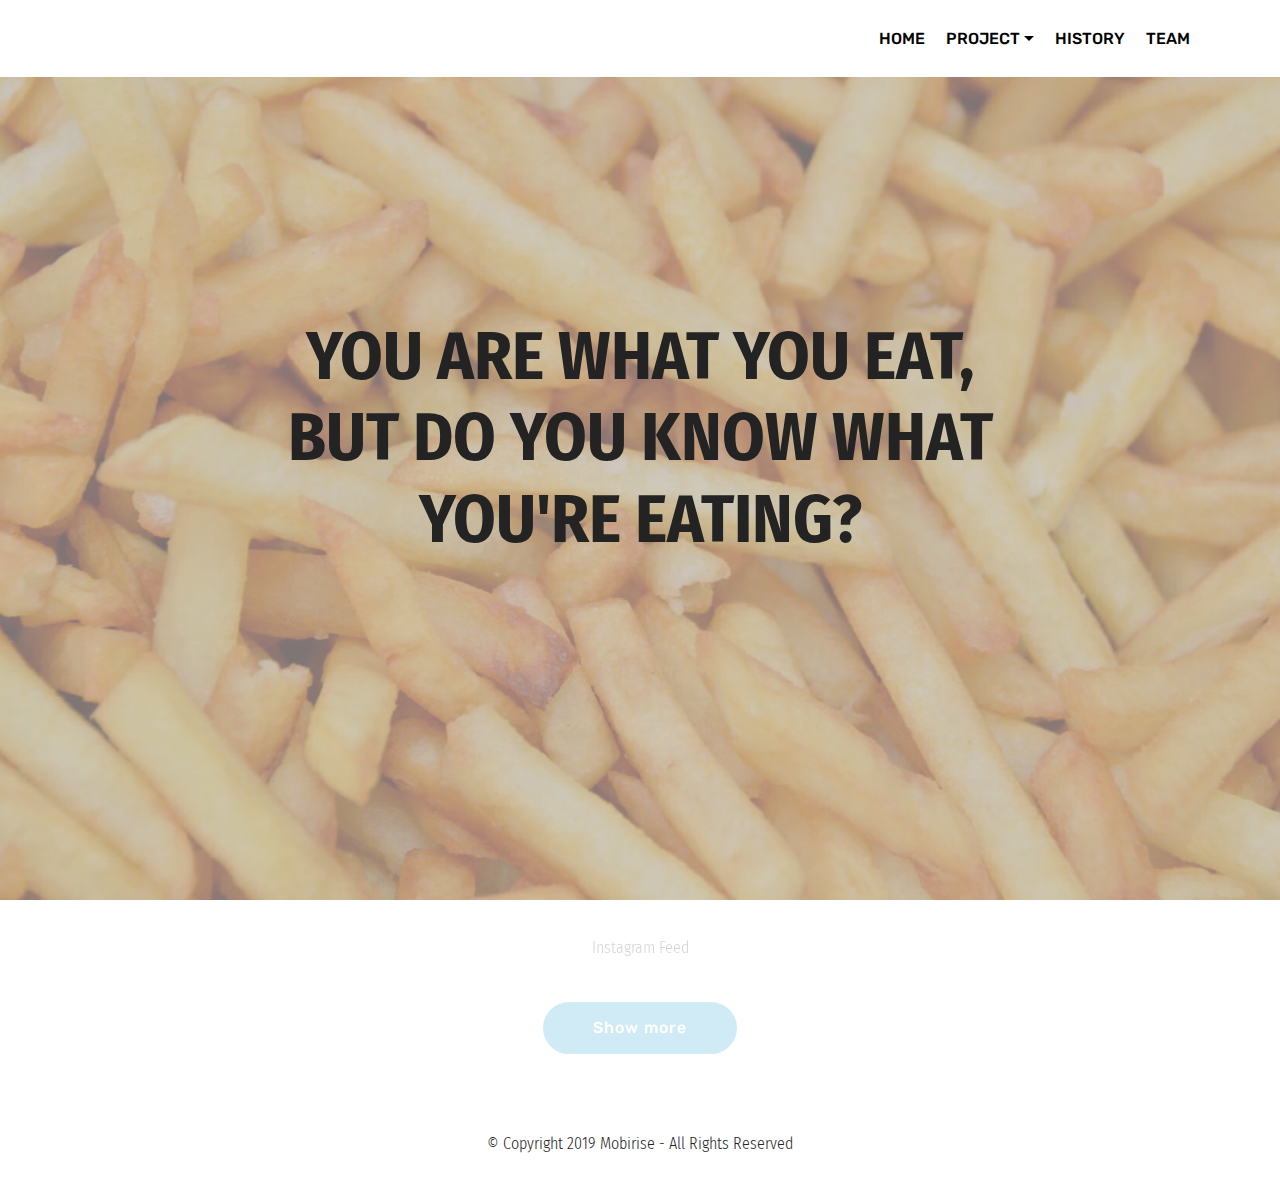
<file: index.html>
<!DOCTYPE html>
<html  >
<head>
  <!-- Site made with Mobirise Website Builder v4.11.6, https://mobirise.com -->
  <meta charset="UTF-8">
  <meta http-equiv="X-UA-Compatible" content="IE=edge">
  <meta name="generator" content="Mobirise v4.11.6, mobirise.com">
  <meta name="viewport" content="width=device-width, initial-scale=1, minimum-scale=1">
  <link rel="shortcut icon" href="assets/images/logo2.png" type="image/x-icon">
  <meta name="description" content="">
  
  <title>Home</title>
  <link rel="stylesheet" href="assets/web/assets/mobirise-icons/mobirise-icons.css">
  <link rel="stylesheet" href="assets/bootstrap/css/bootstrap.min.css">
  <link rel="stylesheet" href="assets/bootstrap/css/bootstrap-grid.min.css">
  <link rel="stylesheet" href="assets/bootstrap/css/bootstrap-reboot.min.css">
  <link rel="stylesheet" href="assets/tether/tether.min.css">
  <link rel="stylesheet" href="assets/dropdown/css/style.css">
  <link rel="stylesheet" href="assets/style.css">
  <link rel="stylesheet" href="assets/slick.css">
  <link rel="stylesheet" href="assets/theme/css/style.css">
  <link rel="preload" as="style" href="assets/mobirise/css/mbr-additional.css"><link rel="stylesheet" href="assets/mobirise/css/mbr-additional.css" type="text/css">
  
  
  
</head>
<body>
  <section class="menu cid-qTkzRZLJNu" once="menu" id="menu1-0">

    

    <nav class="navbar navbar-expand beta-menu navbar-dropdown align-items-center navbar-fixed-top navbar-toggleable-sm">
        <button class="navbar-toggler navbar-toggler-right" type="button" data-toggle="collapse" data-target="#navbarSupportedContent" aria-controls="navbarSupportedContent" aria-expanded="false" aria-label="Toggle navigation">
            <div class="hamburger">
                <span></span>
                <span></span>
                <span></span>
                <span></span>
            </div>
        </button>
        <div class="menu-logo">
            <div class="navbar-brand">
                
                
            </div>
        </div>
        <div class="collapse navbar-collapse" id="navbarSupportedContent">
            <ul class="navbar-nav nav-dropdown nav-right navbar-nav-top-padding" data-app-modern-menu="true"><li class="nav-item">
                    <a class="nav-link link text-black display-4" href="index.html">
                        HOME</a>
                </li><li class="nav-item dropdown"><a class="nav-link link text-black dropdown-toggle display-4" href="https://mobirise.com" data-toggle="dropdown-submenu" aria-expanded="false">
                        PROJECT</a><div class="dropdown-menu"><a class="text-black dropdown-item display-4" href="page3.html">STILL LIFE<br></a><a class="text-black dropdown-item display-4" href="page4.html" aria-expanded="true">BILLBOARD</a><a class="text-black dropdown-item display-4" href="page5.html" aria-expanded="false">PROCES</a></div></li>
                <li class="nav-item">
                    <a class="nav-link link text-black display-4" href="page1.html" aria-expanded="false">HISTORY</a>
                </li><li class="nav-item"><a class="nav-link link text-black display-4" href="page2.html">TEAM</a></li></ul>
            
        </div>
    </nav>
</section>

<section class="engine"><a href="https://mobirise.info/g">how to build a site</a></section><section class="header1 cid-rK9zrdoxzh mbr-fullscreen mbr-parallax-background" id="header16-j">

    

    <div class="mbr-overlay" style="opacity: 0.6; background-color: rgb(193, 193, 193);">
    </div>

    <div class="container">
        <div class="row justify-content-md-center">
            <div class="col-md-10 align-center">
                <h1 class="mbr-section-title mbr-bold pb-3 mbr-fonts-style display-1">
                    YOU ARE WHAT YOU EAT,<br>BUT DO YOU KNOW WHAT YOU'RE EATING?</h1>
                
                
                
            </div>
        </div>
    </div>

</section>

<section class="mbr-instagram-feed" data-rows="1" data-per-row-slider="" data-spacing="5" data-full-width="" data-token="25806495054.727bfe1.b55008aa0621479dbc70ba46998a964f" data-per-row-grid="5" id="instagram-feed-block-13" data-rv-view="11" style="background-color: rgb(255, 255, 255); padding-top: 40px; padding-bottom: 40px;">
    
    <div class="container container_toggle">
        <div class="row">
            <div class="col">
                <div class="inst">
                    <h1 class="inst__title align-center mbr-fonts-style display-2">Instagram Feed</h1>
                    <div class="inst__content"></div>
                    <div class="inst__more mbr-section-btn align-center" buttons="0"><a class="btn btn-md btn-primary display-4" href="#">Show more</a></div>
                </div>
            </div>
        </div>
    </div>
</section>

<section once="footers" class="cid-rKwCUPg0Hi" id="footer6-10">

    

    

    <div class="container">
        <div class="media-container-row align-center mbr-white">
            <div class="col-12">
                <p class="mbr-text mb-0 mbr-fonts-style display-2">
                    © Copyright 2019 Mobirise - All Rights Reserved
                </p>
            </div>
        </div>
    </div>
</section>


  <script src="assets/web/assets/jquery/jquery.min.js"></script>
  <script src="assets/popper/popper.min.js"></script>
  <script src="assets/bootstrap/js/bootstrap.min.js"></script>
  <script src="assets/tether/tether.min.js"></script>
  <script src="assets/dropdown/js/nav-dropdown.js"></script>
  <script src="assets/dropdown/js/navbar-dropdown.js"></script>
  <script src="assets/touchswipe/jquery.touch-swipe.min.js"></script>
  <script src="assets/parallax/jarallax.min.js"></script>
  <script src="assets/smoothscroll/smooth-scroll.js"></script>
  <script src="assets/index.js"></script>
  <script src="assets/slick.min.js"></script>
  <script src="assets/theme/js/script.js"></script>
  
  
</body>
</html>
</file>
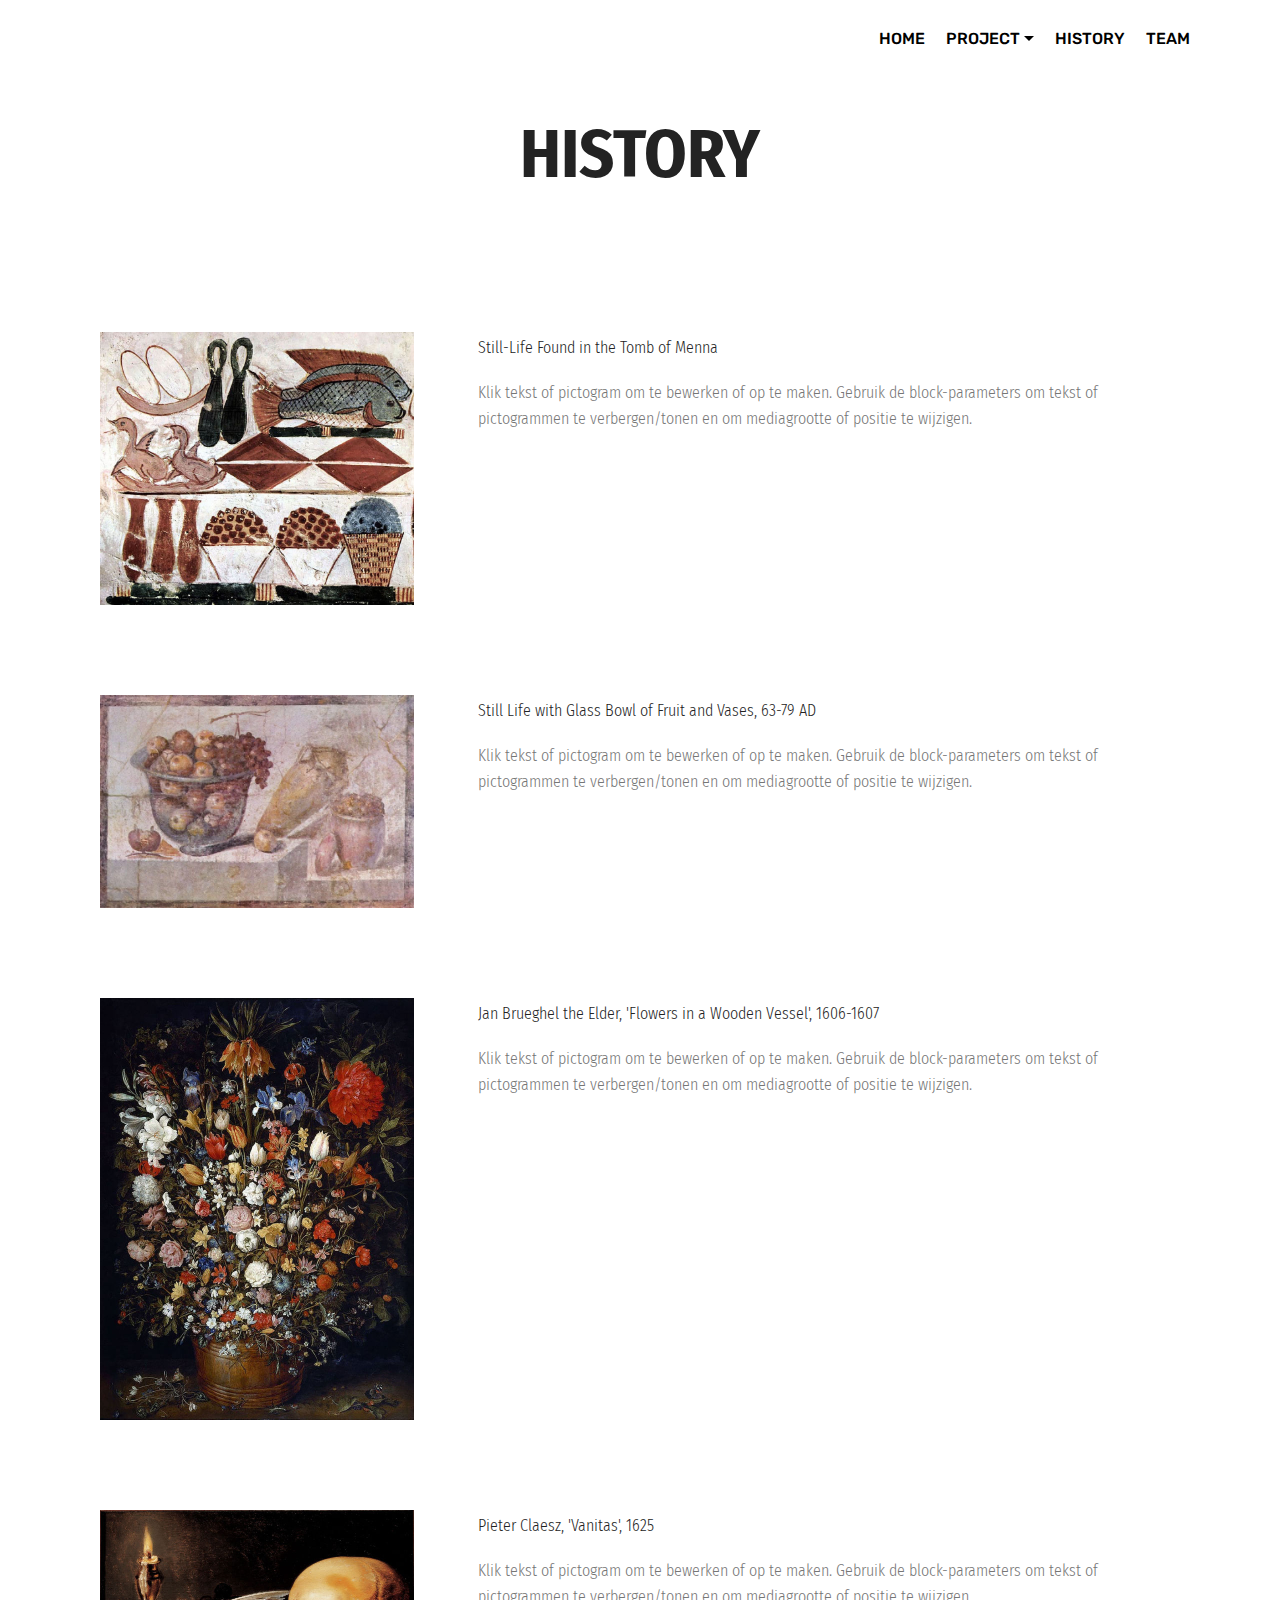
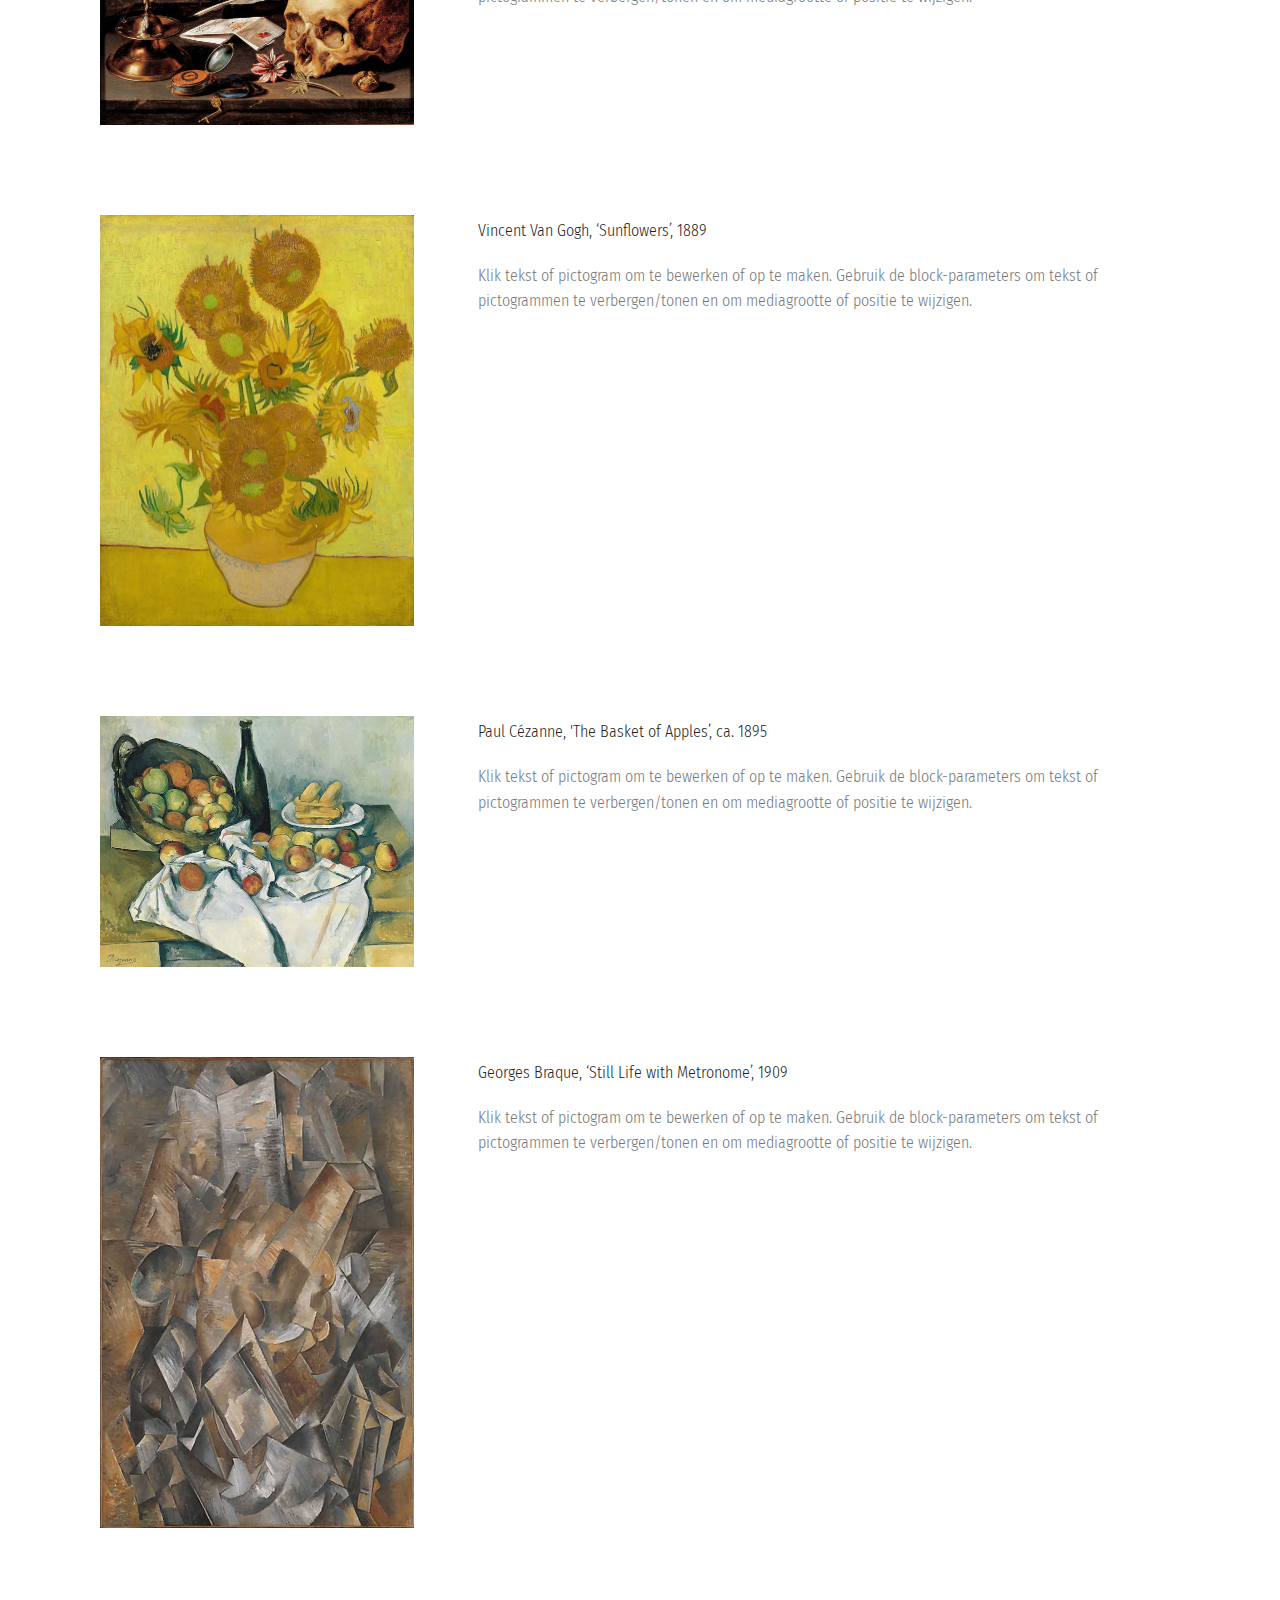
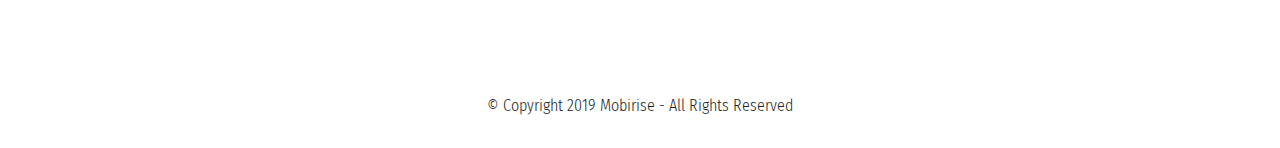
<file: page1.html>
<!DOCTYPE html>
<html  >
<head>
  <!-- Site made with Mobirise Website Builder v4.11.6, https://mobirise.com -->
  <meta charset="UTF-8">
  <meta http-equiv="X-UA-Compatible" content="IE=edge">
  <meta name="generator" content="Mobirise v4.11.6, mobirise.com">
  <meta name="viewport" content="width=device-width, initial-scale=1, minimum-scale=1">
  <link rel="shortcut icon" href="assets/images/logo2.png" type="image/x-icon">
  <meta name="description" content="Web Maker Description">
  
  <title>History</title>
  <link rel="stylesheet" href="assets/web/assets/mobirise-icons/mobirise-icons.css">
  <link rel="stylesheet" href="assets/bootstrap/css/bootstrap.min.css">
  <link rel="stylesheet" href="assets/bootstrap/css/bootstrap-grid.min.css">
  <link rel="stylesheet" href="assets/bootstrap/css/bootstrap-reboot.min.css">
  <link rel="stylesheet" href="assets/tether/tether.min.css">
  <link rel="stylesheet" href="assets/dropdown/css/style.css">
  <link rel="stylesheet" href="assets/theme/css/style.css">
  <link rel="preload" as="style" href="assets/mobirise/css/mbr-additional.css"><link rel="stylesheet" href="assets/mobirise/css/mbr-additional.css" type="text/css">
  
  
  
</head>
<body>
  <section class="menu cid-qTkzRZLJNu" once="menu" id="menu1-4">

    

    <nav class="navbar navbar-expand beta-menu navbar-dropdown align-items-center navbar-fixed-top navbar-toggleable-sm">
        <button class="navbar-toggler navbar-toggler-right" type="button" data-toggle="collapse" data-target="#navbarSupportedContent" aria-controls="navbarSupportedContent" aria-expanded="false" aria-label="Toggle navigation">
            <div class="hamburger">
                <span></span>
                <span></span>
                <span></span>
                <span></span>
            </div>
        </button>
        <div class="menu-logo">
            <div class="navbar-brand">
                
                
            </div>
        </div>
        <div class="collapse navbar-collapse" id="navbarSupportedContent">
            <ul class="navbar-nav nav-dropdown nav-right navbar-nav-top-padding" data-app-modern-menu="true"><li class="nav-item">
                    <a class="nav-link link text-black display-4" href="index.html">
                        HOME</a>
                </li><li class="nav-item dropdown"><a class="nav-link link text-black dropdown-toggle display-4" href="https://mobirise.com" data-toggle="dropdown-submenu" aria-expanded="false">
                        PROJECT</a><div class="dropdown-menu"><a class="text-black dropdown-item display-4" href="page3.html">STILL LIFE<br></a><a class="text-black dropdown-item display-4" href="page4.html" aria-expanded="true">BILLBOARD</a><a class="text-black dropdown-item display-4" href="page5.html" aria-expanded="false">PROCES</a></div></li>
                <li class="nav-item">
                    <a class="nav-link link text-black display-4" href="page1.html" aria-expanded="false">HISTORY</a>
                </li><li class="nav-item"><a class="nav-link link text-black display-4" href="page2.html">TEAM</a></li></ul>
            
        </div>
    </nav>
</section>

<section class="engine"><a href="https://mobirise.info/h">how to create a web page for free</a></section><section class="mbr-section content4 cid-rKwDXIsWW9" id="content4-11">

    

    <div class="container">
        <div class="media-container-row">
            <div class="title col-12 col-md-8">
                <h2 class="align-center pb-3 mbr-fonts-style display-1"><strong>
                    HISTORY</strong></h2>
                
                
            </div>
        </div>
    </div>
</section>

<section class="features11 cid-rKwXnCvoco" id="features11-1c">

    

    

    <div class="container">   
        <div class="col-md-12">
            <div class="media-container-row">
                <div class="mbr-figure m-auto" style="width: 35%;">
                    <img src="assets/images/still-life-painting-1-952x829.jpg" alt="Mobirise" title="">
                </div>
                <div class=" align-left aside-content">
                    <h2 class="mbr-title pt-2 mbr-fonts-style display-2">Still-Life Found in the Tomb of Menna</h2>
                    <div class="mbr-section-text">
                        <p class="mbr-text mb-5 pt-3 mbr-light mbr-fonts-style display-5">
                        Klik tekst of pictogram om te bewerken of op te maken. Gebruik de block-parameters om tekst of pictogrammen te verbergen/tonen en om mediagrootte of positie te wijzigen.
                        </p>
                    </div>

                    
                </div>
            </div>
        </div> 
    </div>          
</section>

<section class="features11 cid-rKwXuOWGe6" id="features11-1d">

    

    

    <div class="container">   
        <div class="col-md-12">
            <div class="media-container-row">
                <div class="mbr-figure m-auto" style="width: 35%;">
                    <img src="assets/images/still-life-painting-3-750x508.jpg" alt="Mobirise" title="">
                </div>
                <div class=" align-left aside-content">
                    <h2 class="mbr-title pt-2 mbr-fonts-style display-2">Still Life with Glass Bowl of Fruit and Vases, 63-79 AD</h2>
                    <div class="mbr-section-text">
                        <p class="mbr-text mb-5 pt-3 mbr-light mbr-fonts-style display-5">
                        Klik tekst of pictogram om te bewerken of op te maken. Gebruik de block-parameters om tekst of pictogrammen te verbergen/tonen en om mediagrootte of positie te wijzigen.
                        </p>
                    </div>

                    
                </div>
            </div>
        </div> 
    </div>          
</section>

<section class="features11 cid-rKwXMivKud" id="features11-1e">

    

    

    <div class="container">   
        <div class="col-md-12">
            <div class="media-container-row">
                <div class="mbr-figure m-auto" style="width: 35%;">
                    <img src="assets/images/still-life-painting-3-628x844.jpg" alt="Mobirise" title="">
                </div>
                <div class=" align-left aside-content">
                    <h2 class="mbr-title pt-2 mbr-fonts-style display-2">Jan Brueghel the Elder, 'Flowers in a Wooden Vessel', 1606-1607</h2>
                    <div class="mbr-section-text">
                        <p class="mbr-text mb-5 pt-3 mbr-light mbr-fonts-style display-5">
                        Klik tekst of pictogram om te bewerken of op te maken. Gebruik de block-parameters om tekst of pictogrammen te verbergen/tonen en om mediagrootte of positie te wijzigen.
                        </p>
                    </div>

                    
                </div>
            </div>
        </div> 
    </div>          
</section>

<section class="features11 cid-rKwY3q5bOP" id="features11-1f">

    

    

    <div class="container">   
        <div class="col-md-12">
            <div class="media-container-row">
                <div class="mbr-figure m-auto" style="width: 35%;">
                    <img src="assets/images/os-68-158-628x429.jpg" alt="Mobirise" title="">
                </div>
                <div class=" align-left aside-content">
                    <h2 class="mbr-title pt-2 mbr-fonts-style display-2">Pieter Claesz, 'Vanitas', 1625</h2>
                    <div class="mbr-section-text">
                        <p class="mbr-text mb-5 pt-3 mbr-light mbr-fonts-style display-5">
                        Klik tekst of pictogram om te bewerken of op te maken. Gebruik de block-parameters om tekst of pictogrammen te verbergen/tonen en om mediagrootte of positie te wijzigen.
                        </p>
                    </div>

                    
                </div>
            </div>
        </div> 
    </div>          
</section>

<section class="features11 cid-rKwYfhEPOv" id="features11-1g">

    

    

    <div class="container">   
        <div class="col-md-12">
            <div class="media-container-row">
                <div class="mbr-figure m-auto" style="width: 35%;">
                    <img src="assets/images/flower-art-11-628x823.jpg" alt="Mobirise" title="">
                </div>
                <div class=" align-left aside-content">
                    <h2 class="mbr-title pt-2 mbr-fonts-style display-2">Vincent Van Gogh, ‘Sunflowers’, 1889</h2>
                    <div class="mbr-section-text">
                        <p class="mbr-text mb-5 pt-3 mbr-light mbr-fonts-style display-5">
                        Klik tekst of pictogram om te bewerken of op te maken. Gebruik de block-parameters om tekst of pictogrammen te verbergen/tonen en om mediagrootte of positie te wijzigen.
                        </p>
                    </div>

                    
                </div>
            </div>
        </div> 
    </div>          
</section>

<section class="features11 cid-rKwYu1PoNZ" id="features11-1h">

    

    

    <div class="container">   
        <div class="col-md-12">
            <div class="media-container-row">
                <div class="mbr-figure m-auto" style="width: 35%;">
                    <img src="assets/images/still-life-painting-5-628x501.jpg" alt="Mobirise" title="">
                </div>
                <div class=" align-left aside-content">
                    <h2 class="mbr-title pt-2 mbr-fonts-style display-2">Paul Cézanne, 'The Basket of Apples’, ca. 1895</h2>
                    <div class="mbr-section-text">
                        <p class="mbr-text mb-5 pt-3 mbr-light mbr-fonts-style display-5">
                        Klik tekst of pictogram om te bewerken of op te maken. Gebruik de block-parameters om tekst of pictogrammen te verbergen/tonen en om mediagrootte of positie te wijzigen.
                        </p>
                    </div>

                    
                </div>
            </div>
        </div> 
    </div>          
</section>

<section class="features11 cid-rKwYveBREr" id="features11-1i">

    

    

    <div class="container">   
        <div class="col-md-12">
            <div class="media-container-row">
                <div class="mbr-figure m-auto" style="width: 35%;">
                    <img src="assets/images/what-is-cubism-definition-5-628x942.jpg" alt="Mobirise" title="">
                </div>
                <div class=" align-left aside-content">
                    <h2 class="mbr-title pt-2 mbr-fonts-style display-2">Georges Braque, ‘Still Life with Metronome’, 1909</h2>
                    <div class="mbr-section-text">
                        <p class="mbr-text mb-5 pt-3 mbr-light mbr-fonts-style display-5">
                        Klik tekst of pictogram om te bewerken of op te maken. Gebruik de block-parameters om tekst of pictogrammen te verbergen/tonen en om mediagrootte of positie te wijzigen.
                        </p>
                    </div>

                    
                </div>
            </div>
        </div> 
    </div>          
</section>

<section once="footers" class="cid-rKwCUPg0Hi" id="footer6-10">

    

    

    <div class="container">
        <div class="media-container-row align-center mbr-white">
            <div class="col-12">
                <p class="mbr-text mb-0 mbr-fonts-style display-2">
                    © Copyright 2019 Mobirise - All Rights Reserved
                </p>
            </div>
        </div>
    </div>
</section>


  <script src="assets/web/assets/jquery/jquery.min.js"></script>
  <script src="assets/popper/popper.min.js"></script>
  <script src="assets/bootstrap/js/bootstrap.min.js"></script>
  <script src="assets/tether/tether.min.js"></script>
  <script src="assets/smoothscroll/smooth-scroll.js"></script>
  <script src="assets/dropdown/js/nav-dropdown.js"></script>
  <script src="assets/dropdown/js/navbar-dropdown.js"></script>
  <script src="assets/touchswipe/jquery.touch-swipe.min.js"></script>
  <script src="assets/theme/js/script.js"></script>
  
  
</body>
</html>
</file>
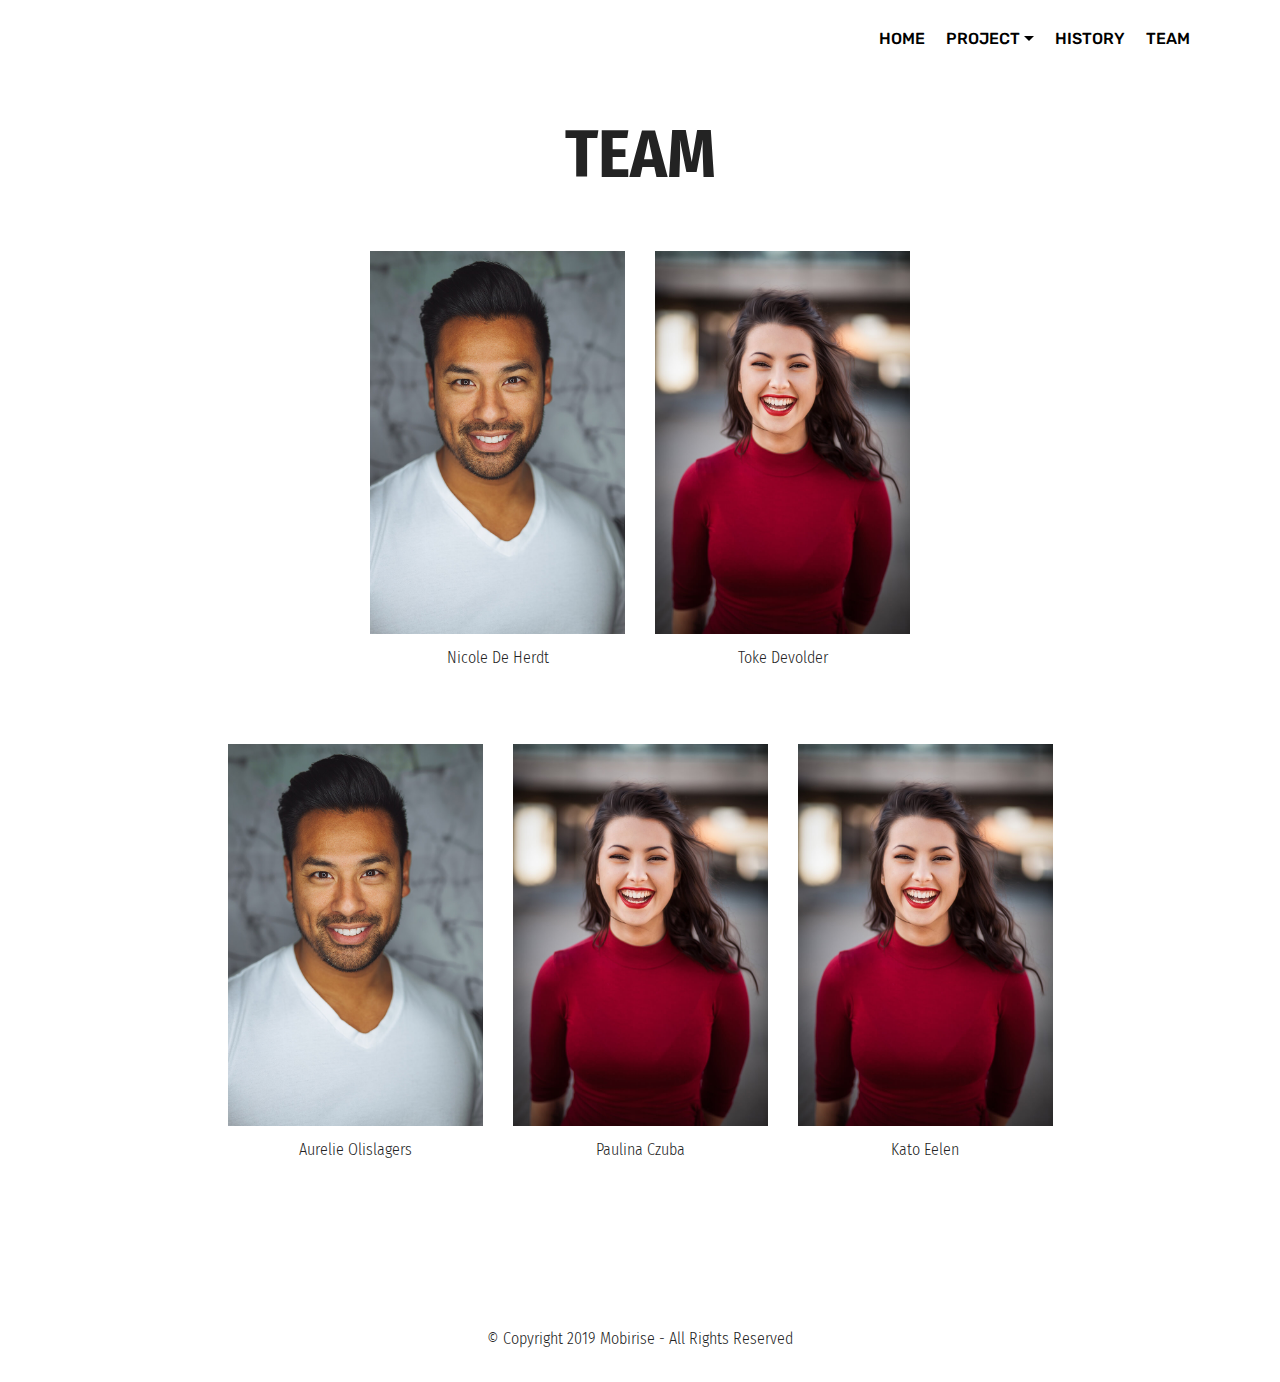
<file: page2.html>
<!DOCTYPE html>
<html  >
<head>
  <!-- Site made with Mobirise Website Builder v4.11.6, https://mobirise.com -->
  <meta charset="UTF-8">
  <meta http-equiv="X-UA-Compatible" content="IE=edge">
  <meta name="generator" content="Mobirise v4.11.6, mobirise.com">
  <meta name="viewport" content="width=device-width, initial-scale=1, minimum-scale=1">
  <link rel="shortcut icon" href="assets/images/logo2.png" type="image/x-icon">
  <meta name="description" content="Website Builder Description">
  
  <title>Team</title>
  <link rel="stylesheet" href="assets/web/assets/mobirise-icons/mobirise-icons.css">
  <link rel="stylesheet" href="assets/bootstrap/css/bootstrap.min.css">
  <link rel="stylesheet" href="assets/bootstrap/css/bootstrap-grid.min.css">
  <link rel="stylesheet" href="assets/bootstrap/css/bootstrap-reboot.min.css">
  <link rel="stylesheet" href="assets/tether/tether.min.css">
  <link rel="stylesheet" href="assets/dropdown/css/style.css">
  <link rel="stylesheet" href="assets/socicon/css/styles.css">
  <link rel="stylesheet" href="assets/theme/css/style.css">
  <link rel="preload" as="style" href="assets/mobirise/css/mbr-additional.css"><link rel="stylesheet" href="assets/mobirise/css/mbr-additional.css" type="text/css">
  
  
  
</head>
<body>
  <section class="menu cid-qTkzRZLJNu" once="menu" id="menu1-8">

    

    <nav class="navbar navbar-expand beta-menu navbar-dropdown align-items-center navbar-fixed-top navbar-toggleable-sm">
        <button class="navbar-toggler navbar-toggler-right" type="button" data-toggle="collapse" data-target="#navbarSupportedContent" aria-controls="navbarSupportedContent" aria-expanded="false" aria-label="Toggle navigation">
            <div class="hamburger">
                <span></span>
                <span></span>
                <span></span>
                <span></span>
            </div>
        </button>
        <div class="menu-logo">
            <div class="navbar-brand">
                
                
            </div>
        </div>
        <div class="collapse navbar-collapse" id="navbarSupportedContent">
            <ul class="navbar-nav nav-dropdown nav-right navbar-nav-top-padding" data-app-modern-menu="true"><li class="nav-item">
                    <a class="nav-link link text-black display-4" href="index.html">
                        HOME</a>
                </li><li class="nav-item dropdown"><a class="nav-link link text-black dropdown-toggle display-4" href="https://mobirise.com" data-toggle="dropdown-submenu" aria-expanded="false">
                        PROJECT</a><div class="dropdown-menu"><a class="text-black dropdown-item display-4" href="page3.html">STILL LIFE<br></a><a class="text-black dropdown-item display-4" href="page4.html" aria-expanded="true">BILLBOARD</a><a class="text-black dropdown-item display-4" href="page5.html" aria-expanded="false">PROCES</a></div></li>
                <li class="nav-item">
                    <a class="nav-link link text-black display-4" href="page1.html" aria-expanded="false">HISTORY</a>
                </li><li class="nav-item"><a class="nav-link link text-black display-4" href="page2.html">TEAM</a></li></ul>
            
        </div>
    </nav>
</section>

<section class="engine"><a href="https://mobirise.info/o">free portfolio web templates</a></section><section class="mbr-section content4 cid-rKwEnH9WlZ" id="content4-12">

    

    <div class="container">
        <div class="media-container-row">
            <div class="title col-12 col-md-8">
                <h2 class="align-center pb-3 mbr-fonts-style display-1"><strong>
                    TEAM</strong></h2>
                
                
            </div>
        </div>
    </div>
</section>

<section class="team1 cid-rJC9zcwFGR" id="team1-g">
    
    
    
    <div class="container align-center">
        <h2 class="pb-3 mbr-fonts-style mbr-section-title display-1"></h2>
        
        <div class="row media-row">
            
        <div class="team-item col-lg-3 col-md-6">
                <div class="item-image">
                    <img src="assets/images/face3.jpg" alt="" title="">
                </div>
                <div class="item-caption py-3">
                    <div class="item-name px-2">
                        <p class="mbr-fonts-style display-2">
                           Nicole De Herdt</p>
                    </div>
                    
                    
                </div>
            </div><div class="team-item col-lg-3 col-md-6">
                <div class="item-image">
                    <img src="assets/images/face2.jpg" alt="" title="">
                </div>
                <div class="item-caption py-3">
                    <div class="item-name px-2">
                        <p class="mbr-fonts-style display-2">
                           Toke Devolder</p>
                    </div>
                    
                    
                </div>
            </div></div>    
    </div>
</section>

<section class="team1 cid-rJC9HafEZO" id="team1-h">
    
    
    
    <div class="container align-center">
        
        
        <div class="row media-row">
            
        <div class="team-item col-lg-3 col-md-6">
                <div class="item-image">
                    <img src="assets/images/face3.jpg" alt="" title="">
                </div>
                <div class="item-caption py-3">
                    <div class="item-name px-2">
                        <p class="mbr-fonts-style display-2">
                           Aurelie Olislagers</p>
                    </div>
                    
                    
                </div>
            </div><div class="team-item col-lg-3 col-md-6">
                <div class="item-image">
                    <img src="assets/images/face2.jpg" alt="" title="">
                </div>
                <div class="item-caption py-3">
                    <div class="item-name px-2">
                        <p class="mbr-fonts-style display-2">Paulina Czuba</p>
                    </div>
                    
                    
                </div>
            </div><div class="team-item col-lg-3 col-md-6">
                <div class="item-image">
                    <img src="assets/images/face2.jpg" alt="" title="">
                </div>
                <div class="item-caption py-3">
                    <div class="item-name px-2">
                        <p class="mbr-fonts-style display-2">
                           Kato Eelen</p>
                    </div>
                    
                    
                </div>
            </div></div>    
    </div>
</section>

<section once="footers" class="cid-rKwCUPg0Hi" id="footer6-10">

    

    

    <div class="container">
        <div class="media-container-row align-center mbr-white">
            <div class="col-12">
                <p class="mbr-text mb-0 mbr-fonts-style display-2">
                    © Copyright 2019 Mobirise - All Rights Reserved
                </p>
            </div>
        </div>
    </div>
</section>


  <script src="assets/web/assets/jquery/jquery.min.js"></script>
  <script src="assets/popper/popper.min.js"></script>
  <script src="assets/bootstrap/js/bootstrap.min.js"></script>
  <script src="assets/tether/tether.min.js"></script>
  <script src="assets/smoothscroll/smooth-scroll.js"></script>
  <script src="assets/dropdown/js/nav-dropdown.js"></script>
  <script src="assets/dropdown/js/navbar-dropdown.js"></script>
  <script src="assets/touchswipe/jquery.touch-swipe.min.js"></script>
  <script src="assets/theme/js/script.js"></script>
  
  
</body>
</html>
</file>
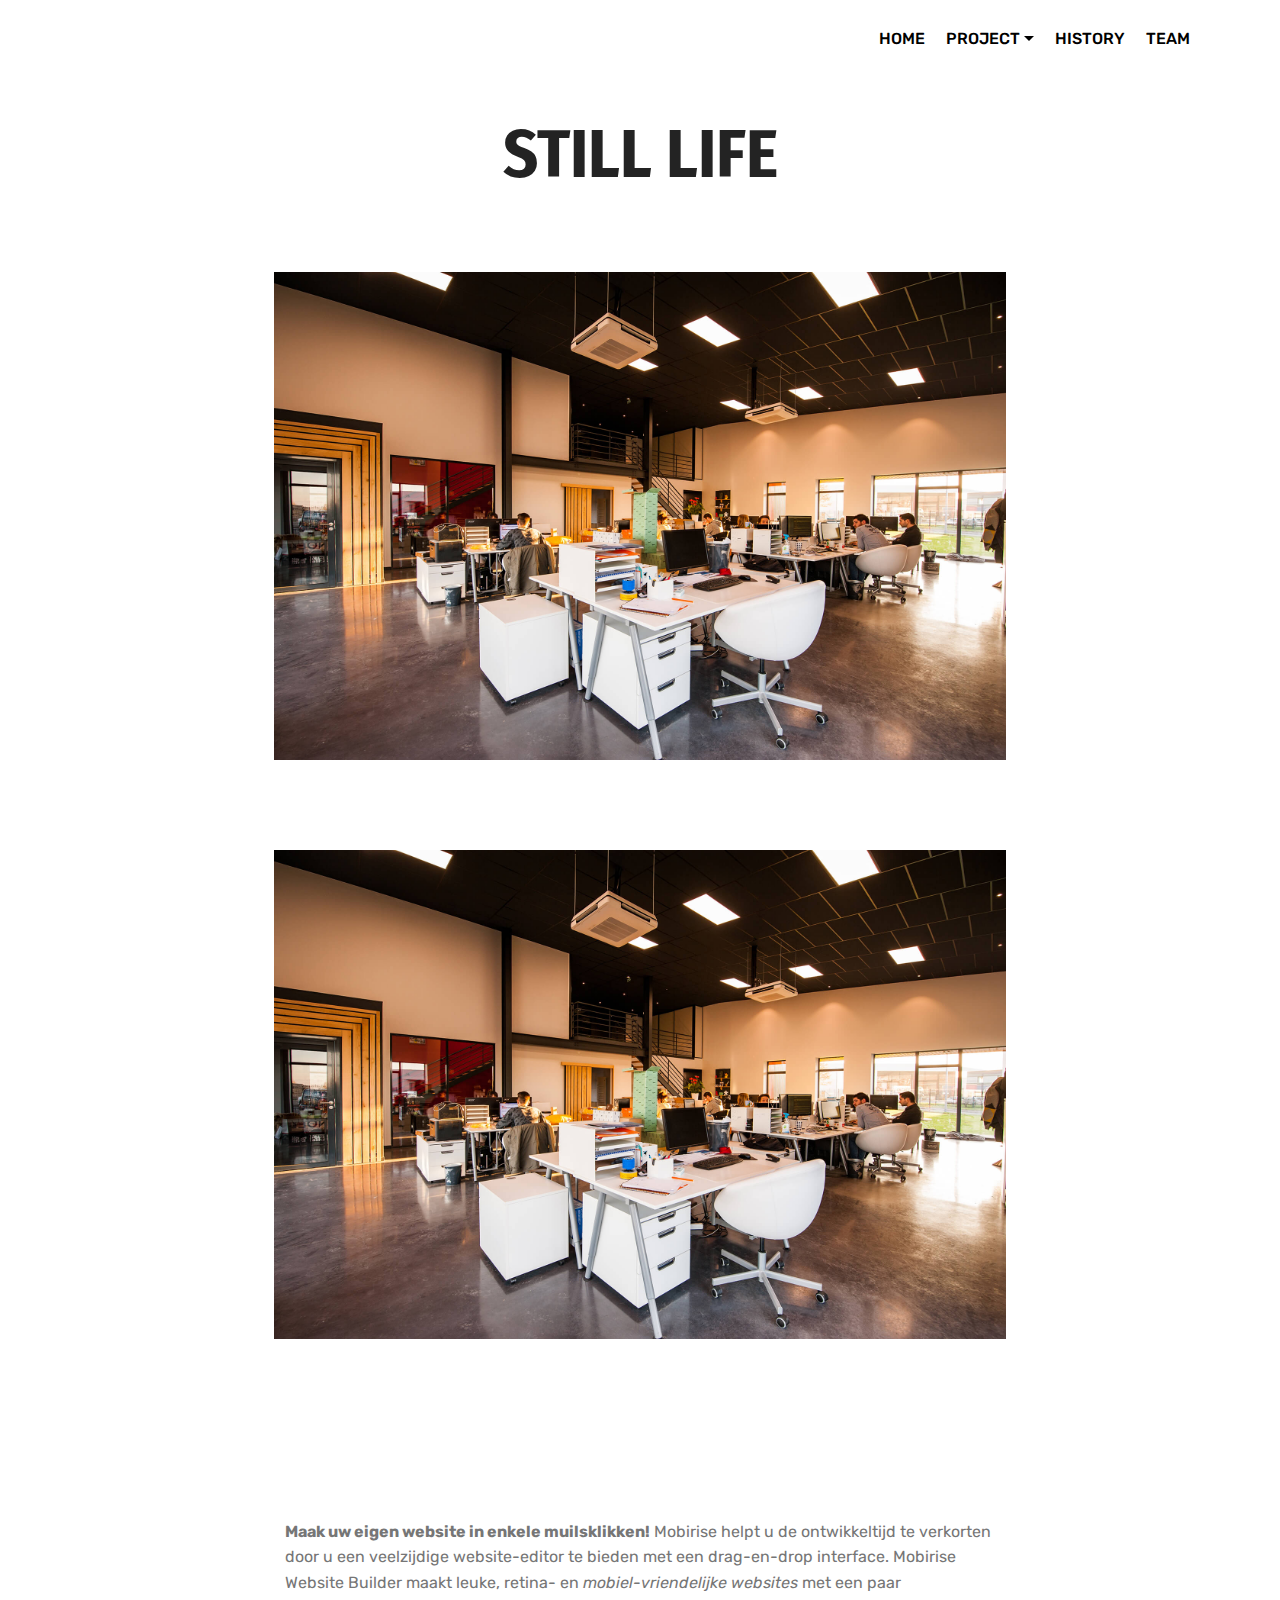
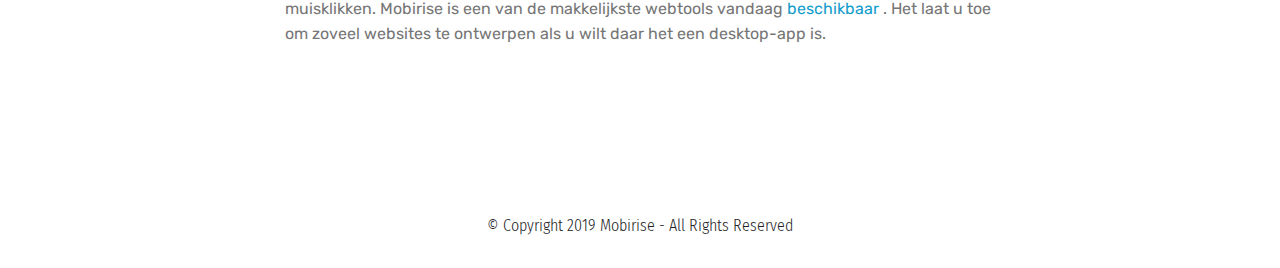
<file: page3.html>
<!DOCTYPE html>
<html  >
<head>
  <!-- Site made with Mobirise Website Builder v4.11.6, https://mobirise.com -->
  <meta charset="UTF-8">
  <meta http-equiv="X-UA-Compatible" content="IE=edge">
  <meta name="generator" content="Mobirise v4.11.6, mobirise.com">
  <meta name="viewport" content="width=device-width, initial-scale=1, minimum-scale=1">
  <link rel="shortcut icon" href="assets/images/logo2.png" type="image/x-icon">
  <meta name="description" content="Site Maker Description">
  
  <title>Still life</title>
  <link rel="stylesheet" href="assets/web/assets/mobirise-icons/mobirise-icons.css">
  <link rel="stylesheet" href="assets/bootstrap/css/bootstrap.min.css">
  <link rel="stylesheet" href="assets/bootstrap/css/bootstrap-grid.min.css">
  <link rel="stylesheet" href="assets/bootstrap/css/bootstrap-reboot.min.css">
  <link rel="stylesheet" href="assets/tether/tether.min.css">
  <link rel="stylesheet" href="assets/dropdown/css/style.css">
  <link rel="stylesheet" href="assets/theme/css/style.css">
  <link rel="preload" as="style" href="assets/mobirise/css/mbr-additional.css"><link rel="stylesheet" href="assets/mobirise/css/mbr-additional.css" type="text/css">
  
  
  
</head>
<body>
  <section class="menu cid-qTkzRZLJNu" once="menu" id="menu1-t">

    

    <nav class="navbar navbar-expand beta-menu navbar-dropdown align-items-center navbar-fixed-top navbar-toggleable-sm">
        <button class="navbar-toggler navbar-toggler-right" type="button" data-toggle="collapse" data-target="#navbarSupportedContent" aria-controls="navbarSupportedContent" aria-expanded="false" aria-label="Toggle navigation">
            <div class="hamburger">
                <span></span>
                <span></span>
                <span></span>
                <span></span>
            </div>
        </button>
        <div class="menu-logo">
            <div class="navbar-brand">
                
                
            </div>
        </div>
        <div class="collapse navbar-collapse" id="navbarSupportedContent">
            <ul class="navbar-nav nav-dropdown nav-right navbar-nav-top-padding" data-app-modern-menu="true"><li class="nav-item">
                    <a class="nav-link link text-black display-4" href="index.html">
                        HOME</a>
                </li><li class="nav-item dropdown"><a class="nav-link link text-black dropdown-toggle display-4" href="https://mobirise.com" data-toggle="dropdown-submenu" aria-expanded="false">
                        PROJECT</a><div class="dropdown-menu"><a class="text-black dropdown-item display-4" href="page3.html">STILL LIFE<br></a><a class="text-black dropdown-item display-4" href="page4.html" aria-expanded="true">BILLBOARD</a><a class="text-black dropdown-item display-4" href="page5.html" aria-expanded="false">PROCES</a></div></li>
                <li class="nav-item">
                    <a class="nav-link link text-black display-4" href="page1.html" aria-expanded="false">HISTORY</a>
                </li><li class="nav-item"><a class="nav-link link text-black display-4" href="page2.html">TEAM</a></li></ul>
            
        </div>
    </nav>
</section>

<section class="engine"><a href="https://mobirise.info/g">build a website for free</a></section><section class="mbr-section content4 cid-rKwCDyeoqB" id="content4-z">

    

    <div class="container">
        <div class="media-container-row">
            <div class="title col-12 col-md-8">
                <h2 class="align-center pb-3 mbr-fonts-style display-1"><strong>
                    STILL LIFE</strong></h2>
                
                
            </div>
        </div>
    </div>
</section>

<section class="cid-rKwCcBsvHK" id="image1-w">

    

    <figure class="mbr-figure container">
        <div class="image-block" style="width: 66%;">
            <img src="assets/images/background1.jpg" width="1400" alt="Mobirise">
            
        </div>
    </figure>
</section>

<section class="cid-rKwCdcQHm4" id="image1-x">

    

    <figure class="mbr-figure container">
        <div class="image-block" style="width: 66%;">
            <img src="assets/images/background1.jpg" width="1400" alt="Mobirise">
            
        </div>
    </figure>
</section>

<section class="mbr-section article content1 cid-rKwCtFiVg1" id="content1-y">
    
     

    <div class="container">
        <div class="media-container-row">
            <div class="mbr-text col-12 mbr-fonts-style display-7 col-md-8"><p>
                <strong> Maak uw eigen website in enkele muilsklikken!</strong> Mobirise helpt u de ontwikkeltijd te verkorten door u een veelzijdige website-editor te bieden met een drag-en-drop interface. Mobirise Website Builder maakt leuke, retina- en <em>mobiel-vriendelijke websites</em> met een paar muisklikken. Mobirise is een van de makkelijkste webtools vandaag <a href="https://mobirise.co/">beschikbaar</a> . Het laat u toe om zoveel websites te ontwerpen als u wilt daar het een desktop-app is.</p></div>
        </div>
    </div>
</section>

<section once="footers" class="cid-rKwCUPg0Hi" id="footer6-10">

    

    

    <div class="container">
        <div class="media-container-row align-center mbr-white">
            <div class="col-12">
                <p class="mbr-text mb-0 mbr-fonts-style display-2">
                    © Copyright 2019 Mobirise - All Rights Reserved
                </p>
            </div>
        </div>
    </div>
</section>


  <script src="assets/web/assets/jquery/jquery.min.js"></script>
  <script src="assets/popper/popper.min.js"></script>
  <script src="assets/bootstrap/js/bootstrap.min.js"></script>
  <script src="assets/tether/tether.min.js"></script>
  <script src="assets/smoothscroll/smooth-scroll.js"></script>
  <script src="assets/dropdown/js/nav-dropdown.js"></script>
  <script src="assets/dropdown/js/navbar-dropdown.js"></script>
  <script src="assets/touchswipe/jquery.touch-swipe.min.js"></script>
  <script src="assets/theme/js/script.js"></script>
  
  
</body>
</html>
</file>
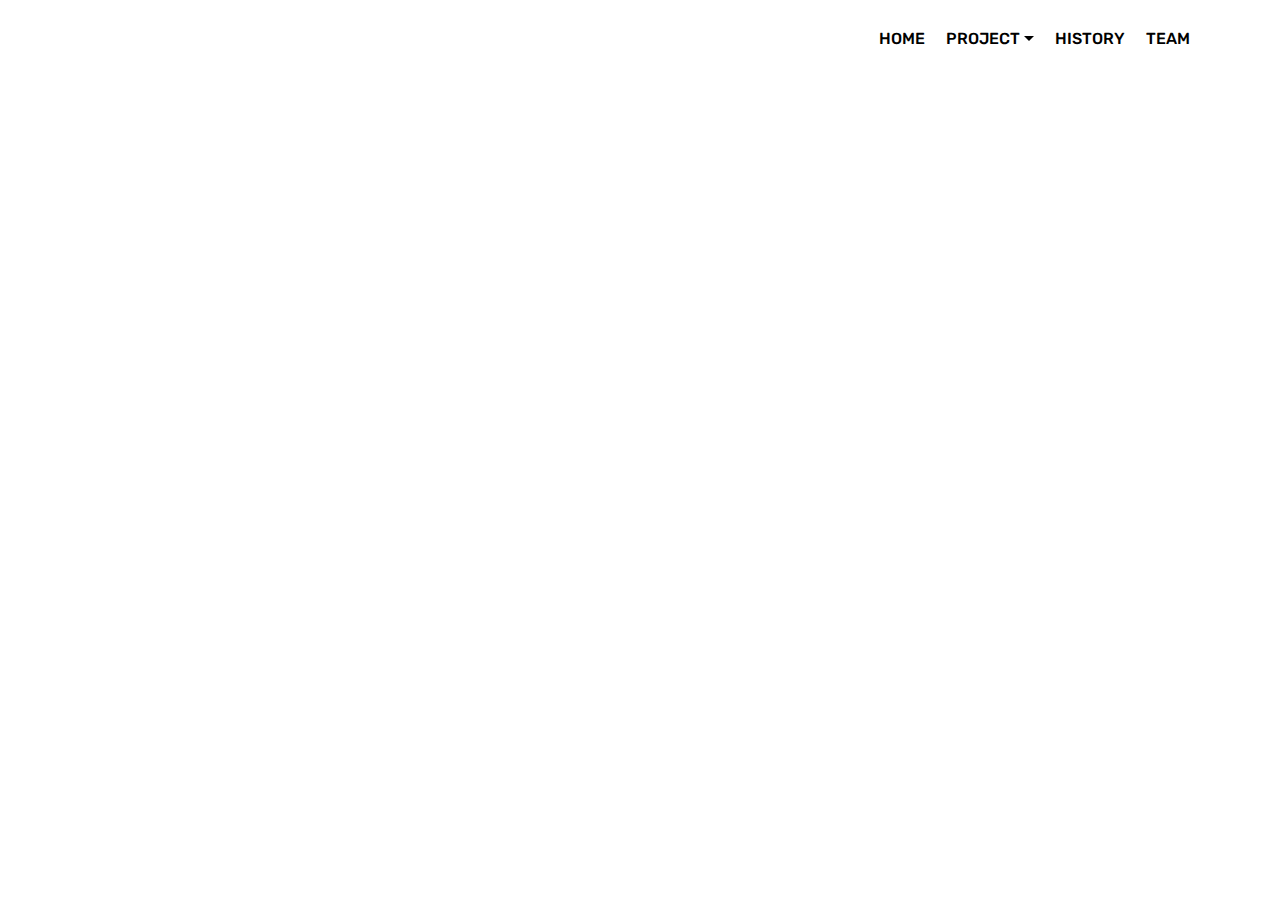
<file: page4.html>
<!DOCTYPE html>
<html  >
<head>
  <!-- Site made with Mobirise Website Builder v4.11.6, https://mobirise.com -->
  <meta charset="UTF-8">
  <meta http-equiv="X-UA-Compatible" content="IE=edge">
  <meta name="generator" content="Mobirise v4.11.6, mobirise.com">
  <meta name="viewport" content="width=device-width, initial-scale=1, minimum-scale=1">
  <link rel="shortcut icon" href="assets/images/logo2.png" type="image/x-icon">
  <meta name="description" content="Website Builder Description">
  
  <title>Billboard</title>
  <link rel="stylesheet" href="assets/web/assets/mobirise-icons/mobirise-icons.css">
  <link rel="stylesheet" href="assets/bootstrap/css/bootstrap.min.css">
  <link rel="stylesheet" href="assets/bootstrap/css/bootstrap-grid.min.css">
  <link rel="stylesheet" href="assets/bootstrap/css/bootstrap-reboot.min.css">
  <link rel="stylesheet" href="assets/tether/tether.min.css">
  <link rel="stylesheet" href="assets/dropdown/css/style.css">
  <link rel="stylesheet" href="assets/theme/css/style.css">
  <link rel="preload" as="style" href="assets/mobirise/css/mbr-additional.css"><link rel="stylesheet" href="assets/mobirise/css/mbr-additional.css" type="text/css">
  
  
  
</head>
<body>
  <section class="menu cid-qTkzRZLJNu" once="menu" id="menu1-u">

    

    <nav class="navbar navbar-expand beta-menu navbar-dropdown align-items-center navbar-fixed-top navbar-toggleable-sm">
        <button class="navbar-toggler navbar-toggler-right" type="button" data-toggle="collapse" data-target="#navbarSupportedContent" aria-controls="navbarSupportedContent" aria-expanded="false" aria-label="Toggle navigation">
            <div class="hamburger">
                <span></span>
                <span></span>
                <span></span>
                <span></span>
            </div>
        </button>
        <div class="menu-logo">
            <div class="navbar-brand">
                
                
            </div>
        </div>
        <div class="collapse navbar-collapse" id="navbarSupportedContent">
            <ul class="navbar-nav nav-dropdown nav-right navbar-nav-top-padding" data-app-modern-menu="true"><li class="nav-item">
                    <a class="nav-link link text-black display-4" href="index.html">
                        HOME</a>
                </li><li class="nav-item dropdown"><a class="nav-link link text-black dropdown-toggle display-4" href="https://mobirise.com" data-toggle="dropdown-submenu" aria-expanded="false">
                        PROJECT</a><div class="dropdown-menu"><a class="text-black dropdown-item display-4" href="page3.html">STILL LIFE<br></a><a class="text-black dropdown-item display-4" href="page4.html" aria-expanded="true">BILLBOARD</a><a class="text-black dropdown-item display-4" href="page5.html" aria-expanded="false">PROCES</a></div></li>
                <li class="nav-item">
                    <a class="nav-link link text-black display-4" href="page1.html" aria-expanded="false">HISTORY</a>
                </li><li class="nav-item"><a class="nav-link link text-black display-4" href="page2.html">TEAM</a></li></ul>
            
        </div>
    </nav>
</section>

<section class="engine"><a href="https://mobirise.info/w">free html5 templates</a></section><section once="footers" class="cid-rKwCUPg0Hi" id="footer6-10">

    

    

    <div class="container">
        <div class="media-container-row align-center mbr-white">
            <div class="col-12">
                <p class="mbr-text mb-0 mbr-fonts-style display-2">
                    © Copyright 2019 Mobirise - All Rights Reserved
                </p>
            </div>
        </div>
    </div>
</section>


  <script src="assets/web/assets/jquery/jquery.min.js"></script>
  <script src="assets/popper/popper.min.js"></script>
  <script src="assets/bootstrap/js/bootstrap.min.js"></script>
  <script src="assets/tether/tether.min.js"></script>
  <script src="assets/smoothscroll/smooth-scroll.js"></script>
  <script src="assets/dropdown/js/nav-dropdown.js"></script>
  <script src="assets/dropdown/js/navbar-dropdown.js"></script>
  <script src="assets/touchswipe/jquery.touch-swipe.min.js"></script>
  <script src="assets/theme/js/script.js"></script>
  
  
</body>
</html>
</file>
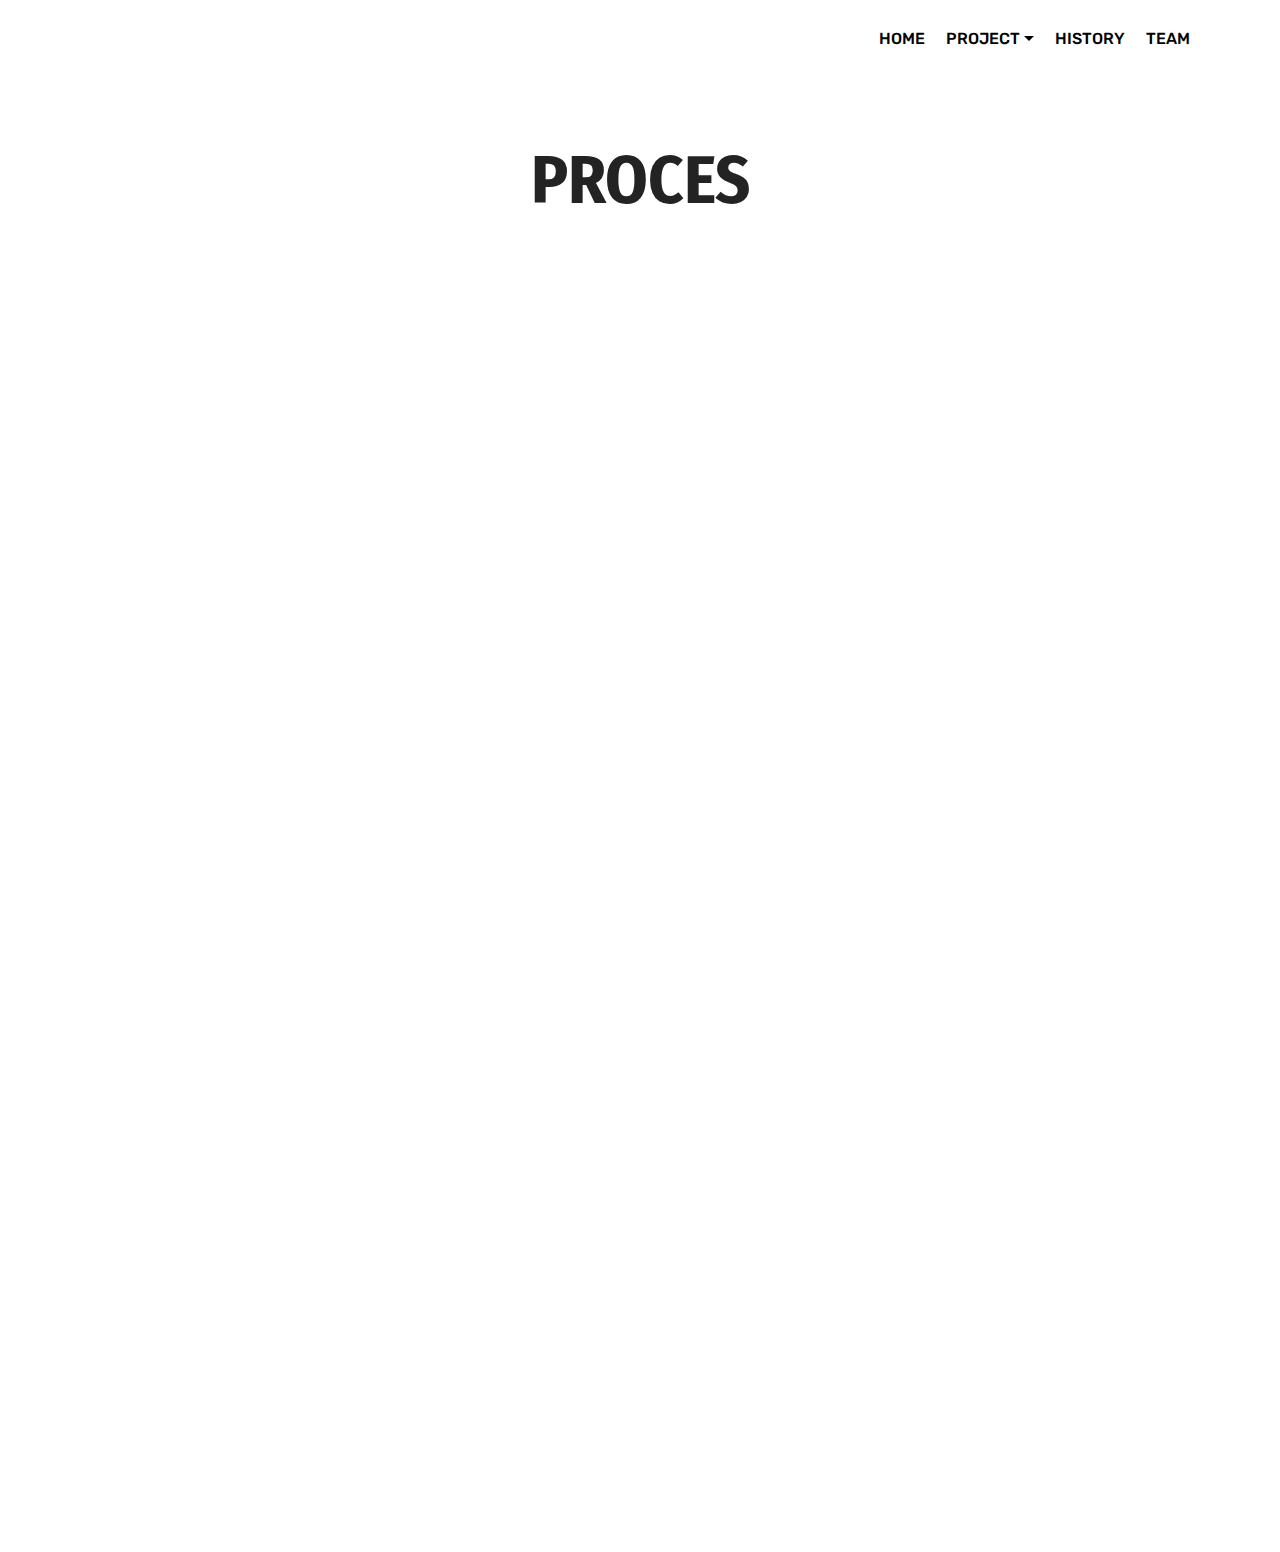
<file: page5.html>
<!DOCTYPE html>
<html  >
<head>
  <!-- Site made with Mobirise Website Builder v4.11.6, https://mobirise.com -->
  <meta charset="UTF-8">
  <meta http-equiv="X-UA-Compatible" content="IE=edge">
  <meta name="generator" content="Mobirise v4.11.6, mobirise.com">
  <meta name="viewport" content="width=device-width, initial-scale=1, minimum-scale=1">
  <link rel="shortcut icon" href="assets/images/logo2.png" type="image/x-icon">
  <meta name="description" content="Web Builder Description">
  
  <title>Proces</title>
  <link rel="stylesheet" href="assets/web/assets/mobirise-icons/mobirise-icons.css">
  <link rel="stylesheet" href="assets/bootstrap/css/bootstrap.min.css">
  <link rel="stylesheet" href="assets/bootstrap/css/bootstrap-grid.min.css">
  <link rel="stylesheet" href="assets/bootstrap/css/bootstrap-reboot.min.css">
  <link rel="stylesheet" href="assets/tether/tether.min.css">
  <link rel="stylesheet" href="assets/dropdown/css/style.css">
  <link rel="stylesheet" href="assets/theme/css/style.css">
  <link rel="preload" as="style" href="assets/mobirise/css/mbr-additional.css"><link rel="stylesheet" href="assets/mobirise/css/mbr-additional.css" type="text/css">
  
  
  
</head>
<body>
  <section class="menu cid-qTkzRZLJNu" once="menu" id="menu1-v">

    

    <nav class="navbar navbar-expand beta-menu navbar-dropdown align-items-center navbar-fixed-top navbar-toggleable-sm">
        <button class="navbar-toggler navbar-toggler-right" type="button" data-toggle="collapse" data-target="#navbarSupportedContent" aria-controls="navbarSupportedContent" aria-expanded="false" aria-label="Toggle navigation">
            <div class="hamburger">
                <span></span>
                <span></span>
                <span></span>
                <span></span>
            </div>
        </button>
        <div class="menu-logo">
            <div class="navbar-brand">
                
                
            </div>
        </div>
        <div class="collapse navbar-collapse" id="navbarSupportedContent">
            <ul class="navbar-nav nav-dropdown nav-right navbar-nav-top-padding" data-app-modern-menu="true"><li class="nav-item">
                    <a class="nav-link link text-black display-4" href="index.html">
                        HOME</a>
                </li><li class="nav-item dropdown"><a class="nav-link link text-black dropdown-toggle display-4" href="https://mobirise.com" data-toggle="dropdown-submenu" aria-expanded="false">
                        PROJECT</a><div class="dropdown-menu"><a class="text-black dropdown-item display-4" href="page3.html">STILL LIFE<br></a><a class="text-black dropdown-item display-4" href="page4.html" aria-expanded="true">BILLBOARD</a><a class="text-black dropdown-item display-4" href="page5.html" aria-expanded="false">PROCES</a></div></li>
                <li class="nav-item">
                    <a class="nav-link link text-black display-4" href="page1.html" aria-expanded="false">HISTORY</a>
                </li><li class="nav-item"><a class="nav-link link text-black display-4" href="page2.html">TEAM</a></li></ul>
            
        </div>
    </nav>
</section>

<section class="engine"><a href="https://mobirise.info/c">website builder</a></section><section once="footers" class="cid-rKwCUPg0Hi" id="footer6-10">

    

    

    <div class="container">
        <div class="media-container-row align-center mbr-white">
            <div class="col-12">
                <p class="mbr-text mb-0 mbr-fonts-style display-2">
                    © Copyright 2019 Mobirise - All Rights Reserved
                </p>
            </div>
        </div>
    </div>
</section>

<section class="mbr-section content4 cid-rKwJK4GOgL" id="content4-15">

    

    <div class="container">
        <div class="media-container-row">
            <div class="title col-12 col-md-8">
                <h2 class="align-center pb-3 mbr-fonts-style display-1"><strong>
                    PROCES</strong></h2>
                
                
            </div>
        </div>
    </div>
</section>

<section class="cid-rKwJEQJusx" id="video3-14">

    
    
    <figure class="mbr-figure align-center container">
        <div class="video-block" style="width: 80%;">
            <div><iframe class="mbr-embedded-video" src="https://player.vimeo.com/video/379227208?autoplay=1&amp;loop=1" width="1280" height="720" frameborder="0" allowfullscreen></iframe></div>
        </div>
    </figure>
</section>

<section class="cid-rKwSISngH6" id="video3-19">

    
    
    <figure class="mbr-figure align-center container">
        <div class="video-block" style="width: 80%;">
            <div><iframe class="mbr-embedded-video" src="https://www.youtube.com/embed/uNCr7NdOJgw?rel=0&amp;amp;showinfo=0&amp;autoplay=0&amp;loop=0" width="1280" height="720" frameborder="0" allowfullscreen></iframe></div>
        </div>
    </figure>
</section>


  <script src="assets/web/assets/jquery/jquery.min.js"></script>
  <script src="assets/popper/popper.min.js"></script>
  <script src="assets/bootstrap/js/bootstrap.min.js"></script>
  <script src="assets/tether/tether.min.js"></script>
  <script src="assets/smoothscroll/smooth-scroll.js"></script>
  <script src="assets/dropdown/js/nav-dropdown.js"></script>
  <script src="assets/dropdown/js/navbar-dropdown.js"></script>
  <script src="assets/touchswipe/jquery.touch-swipe.min.js"></script>
  <script src="assets/theme/js/script.js"></script>
  
  
</body>
</html>
</file>
<file: assets/web/assets/mobirise-icons/mobirise-icons.css>
@font-face {
  font-family: 'MobiriseIcons';
  src:  url('mobirise-icons.eot?spat4u');
  src:  url('mobirise-icons.eot?spat4u#iefix') format('embedded-opentype'),
    url('mobirise-icons.ttf?spat4u') format('truetype'),
    url('mobirise-icons.woff?spat4u') format('woff'),
    url('mobirise-icons.svg?spat4u#MobiriseIcons') format('svg');
  font-weight: normal;
  font-style: normal;
  font-display: swap;
}

[class^="mbri-"], [class*=" mbri-"] {
  /* use !important to prevent issues with browser extensions that change fonts */
  font-family: MobiriseIcons !important;
  speak: none;
  font-style: normal;
  font-weight: normal;
  font-variant: normal;
  text-transform: none;
  line-height: 1;

  /* Better Font Rendering =========== */
  -webkit-font-smoothing: antialiased;
  -moz-osx-font-smoothing: grayscale;
}

.mbri-add-submenu:before {
  content: "\e900";
}
.mbri-alert:before {
  content: "\e901";
}
.mbri-align-center:before {
  content: "\e902";
}
.mbri-align-justify:before {
  content: "\e903";
}
.mbri-align-left:before {
  content: "\e904";
}
.mbri-align-right:before {
  content: "\e905";
}
.mbri-android:before {
  content: "\e906";
}
.mbri-apple:before {
  content: "\e907";
}
.mbri-arrow-down:before {
  content: "\e908";
}
.mbri-arrow-next:before {
  content: "\e909";
}
.mbri-arrow-prev:before {
  content: "\e90a";
}
.mbri-arrow-up:before {
  content: "\e90b";
}
.mbri-bold:before {
  content: "\e90c";
}
.mbri-bookmark:before {
  content: "\e90d";
}
.mbri-bootstrap:before {
  content: "\e90e";
}
.mbri-briefcase:before {
  content: "\e90f";
}
.mbri-browse:before {
  content: "\e910";
}
.mbri-bulleted-list:before {
  content: "\e911";
}
.mbri-calendar:before {
  content: "\e912";
}
.mbri-camera:before {
  content: "\e913";
}
.mbri-cart-add:before {
  content: "\e914";
}
.mbri-cart-full:before {
  content: "\e915";
}
.mbri-cash:before {
  content: "\e916";
}
.mbri-change-style:before {
  content: "\e917";
}
.mbri-chat:before {
  content: "\e918";
}
.mbri-clock:before {
  content: "\e919";
}
.mbri-close:before {
  content: "\e91a";
}
.mbri-cloud:before {
  content: "\e91b";
}
.mbri-code:before {
  content: "\e91c";
}
.mbri-contact-form:before {
  content: "\e91d";
}
.mbri-credit-card:before {
  content: "\e91e";
}
.mbri-cursor-click:before {
  content: "\e91f";
}
.mbri-cust-feedback:before {
  content: "\e920";
}
.mbri-database:before {
  content: "\e921";
}
.mbri-delivery:before {
  content: "\e922";
}
.mbri-desktop:before {
  content: "\e923";
}
.mbri-devices:before {
  content: "\e924";
}
.mbri-down:before {
  content: "\e925";
}
.mbri-download:before {
  content: "\e989";
}
.mbri-drag-n-drop:before {
  content: "\e927";
}
.mbri-drag-n-drop2:before {
  content: "\e928";
}
.mbri-edit:before {
  content: "\e929";
}
.mbri-edit2:before {
  content: "\e92a";
}
.mbri-error:before {
  content: "\e92b";
}
.mbri-extension:before {
  content: "\e92c";
}
.mbri-features:before {
  content: "\e92d";
}
.mbri-file:before {
  content: "\e92e";
}
.mbri-flag:before {
  content: "\e92f";
}
.mbri-folder:before {
  content: "\e930";
}
.mbri-gift:before {
  content: "\e931";
}
.mbri-github:before {
  content: "\e932";
}
.mbri-globe:before {
  content: "\e933";
}
.mbri-globe-2:before {
  content: "\e934";
}
.mbri-growing-chart:before {
  content: "\e935";
}
.mbri-hearth:before {
  content: "\e936";
}
.mbri-help:before {
  content: "\e937";
}
.mbri-home:before {
  content: "\e938";
}
.mbri-hot-cup:before {
  content: "\e939";
}
.mbri-idea:before {
  content: "\e93a";
}
.mbri-image-gallery:before {
  content: "\e93b";
}
.mbri-image-slider:before {
  content: "\e93c";
}
.mbri-info:before {
  content: "\e93d";
}
.mbri-italic:before {
  content: "\e93e";
}
.mbri-key:before {
  content: "\e93f";
}
.mbri-laptop:before {
  content: "\e940";
}
.mbri-layers:before {
  content: "\e941";
}
.mbri-left-right:before {
  content: "\e942";
}
.mbri-left:before {
  content: "\e943";
}
.mbri-letter:before {
  content: "\e944";
}
.mbri-like:before {
  content: "\e945";
}
.mbri-link:before {
  content: "\e946";
}
.mbri-lock:before {
  content: "\e947";
}
.mbri-login:before {
  content: "\e948";
}
.mbri-logout:before {
  content: "\e949";
}
.mbri-magic-stick:before {
  content: "\e94a";
}
.mbri-map-pin:before {
  content: "\e94b";
}
.mbri-menu:before {
  content: "\e94c";
}
.mbri-mobile:before {
  content: "\e94d";
}
.mbri-mobile2:before {
  content: "\e94e";
}
.mbri-mobirise:before {
  content: "\e94f";
}
.mbri-more-horizontal:before {
  content: "\e950";
}
.mbri-more-vertical:before {
  content: "\e951";
}
.mbri-music:before {
  content: "\e952";
}
.mbri-new-file:before {
  content: "\e953";
}
.mbri-numbered-list:before {
  content: "\e954";
}
.mbri-opened-folder:before {
  content: "\e955";
}
.mbri-pages:before {
  content: "\e956";
}
.mbri-paper-plane:before {
  content: "\e957";
}
.mbri-paperclip:before {
  content: "\e958";
}
.mbri-photo:before {
  content: "\e959";
}
.mbri-photos:before {
  content: "\e95a";
}
.mbri-pin:before {
  content: "\e95b";
}
.mbri-play:before {
  content: "\e95c";
}
.mbri-plus:before {
  content: "\e95d";
}
.mbri-preview:before {
  content: "\e95e";
}
.mbri-print:before {
  content: "\e95f";
}
.mbri-protect:before {
  content: "\e960";
}
.mbri-question:before {
  content: "\e961";
}
.mbri-quote-left:before {
  content: "\e962";
}
.mbri-quote-right:before {
  content: "\e963";
}
.mbri-refresh:before {
  content: "\e964";
}
.mbri-responsive:before {
  content: "\e965";
}
.mbri-right:before {
  content: "\e966";
}
.mbri-rocket:before {
  content: "\e967";
}
.mbri-sad-face:before {
  content: "\e968";
}
.mbri-sale:before {
  content: "\e969";
}
.mbri-save:before {
  content: "\e96a";
}
.mbri-search:before {
  content: "\e96b";
}
.mbri-setting:before {
  content: "\e96c";
}
.mbri-setting2:before {
  content: "\e96d";
}
.mbri-setting3:before {
  content: "\e96e";
}
.mbri-share:before {
  content: "\e96f";
}
.mbri-shopping-bag:before {
  content: "\e970";
}
.mbri-shopping-basket:before {
  content: "\e971";
}
.mbri-shopping-cart:before {
  content: "\e972";
}
.mbri-sites:before {
  content: "\e973";
}
.mbri-smile-face:before {
  content: "\e974";
}
.mbri-speed:before {
  content: "\e975";
}
.mbri-star:before {
  content: "\e976";
}
.mbri-success:before {
  content: "\e977";
}
.mbri-sun:before {
  content: "\e978";
}
.mbri-sun2:before {
  content: "\e979";
}
.mbri-tablet:before {
  content: "\e97a";
}
.mbri-tablet-vertical:before {
  content: "\e97b";
}
.mbri-target:before {
  content: "\e97c";
}
.mbri-timer:before {
  content: "\e97d";
}
.mbri-to-ftp:before {
  content: "\e97e";
}
.mbri-to-local-drive:before {
  content: "\e97f";
}
.mbri-touch-swipe:before {
  content: "\e980";
}
.mbri-touch:before {
  content: "\e981";
}
.mbri-trash:before {
  content: "\e982";
}
.mbri-underline:before {
  content: "\e983";
}
.mbri-unlink:before {
  content: "\e984";
}
.mbri-unlock:before {
  content: "\e985";
}
.mbri-up-down:before {
  content: "\e986";
}
.mbri-up:before {
  content: "\e987";
}
.mbri-update:before {
  content: "\e988";
}
.mbri-upload:before {
 content: "\e926"; 
}
.mbri-user:before {
  content: "\e98a";
}
.mbri-user2:before {
  content: "\e98b";
}
.mbri-users:before {
  content: "\e98c";
}
.mbri-video:before {
  content: "\e98d";
}
.mbri-video-play:before {
  content: "\e98e";
}
.mbri-watch:before {
  content: "\e98f";
}
.mbri-website-theme:before {
  content: "\e990";
}
.mbri-wifi:before {
  content: "\e991";
}
.mbri-windows:before {
  content: "\e992";
}
.mbri-zoom-out:before {
  content: "\e993";
}
.mbri-redo:before {
  content: "\e994";
}
.mbri-undo:before {
  content: "\e995";
}
</file>
<file: assets/dropdown/css/style.css>
.navbar-dropdown {
  left: 0;
  padding: 0;
  position: absolute;
  right: 0;
  top: 0;
  transition: all 0.45s ease;
  z-index: 1030;
  background: #282828; }
  .navbar-dropdown .navbar-logo {
    margin-right: 0.8rem;
    transition: margin 0.3s ease-in-out;
    vertical-align: middle; }
    .navbar-dropdown .navbar-logo img {
      height: 3.125rem;
      transition: all 0.3s ease-in-out; }
    .navbar-dropdown .navbar-logo.mbr-iconfont {
      font-size: 3.125rem;
      line-height: 3.125rem; }
  .navbar-dropdown .navbar-caption {
    font-weight: 700;
    white-space: normal;
    vertical-align: -4px;
    line-height: 3.125rem !important; }
    .navbar-dropdown .navbar-caption, .navbar-dropdown .navbar-caption:hover {
      color: inherit;
      text-decoration: none; }
  .navbar-dropdown .mbr-iconfont + .navbar-caption {
    vertical-align: -1px; }
  .navbar-dropdown.navbar-fixed-top {
    position: fixed; }
  .navbar-dropdown .navbar-brand span {
    vertical-align: -4px; }
  .navbar-dropdown.bg-color.transparent {
    background: none; }
  .navbar-dropdown.navbar-short .navbar-brand {
    padding: 0.625rem 0; }
    .navbar-dropdown.navbar-short .navbar-brand span {
      vertical-align: -1px; }
  .navbar-dropdown.navbar-short .navbar-caption {
    line-height: 2.375rem !important;
    vertical-align: -2px; }
  .navbar-dropdown.navbar-short .navbar-logo {
    margin-right: 0.5rem; }
    .navbar-dropdown.navbar-short .navbar-logo img {
      height: 2.375rem; }
    .navbar-dropdown.navbar-short .navbar-logo.mbr-iconfont {
      font-size: 2.375rem;
      line-height: 2.375rem; }
  .navbar-dropdown.navbar-short .mbr-table-cell {
    height: 3.625rem; }
  .navbar-dropdown .navbar-close {
    left: 0.6875rem;
    position: fixed;
    top: 0.75rem;
    z-index: 1000; }
  .navbar-dropdown .hamburger-icon {
    content: "";
    display: inline-block;
    vertical-align: middle;
    width: 16px;
    -webkit-box-shadow: 0 -6px 0 1px #282828,0 0 0 1px #282828,0 6px 0 1px #282828;
    -moz-box-shadow: 0 -6px 0 1px #282828,0 0 0 1px #282828,0 6px 0 1px #282828;
    box-shadow: 0 -6px 0 1px #282828,0 0 0 1px #282828,0 6px 0 1px #282828; }

.dropdown-menu .dropdown-toggle[data-toggle="dropdown-submenu"]::after {
  border-bottom: 0.35em solid transparent;
  border-left: 0.35em solid;
  border-right: 0;
  border-top: 0.35em solid transparent;
  margin-left: 0.3rem; }

.dropdown-menu .dropdown-item:focus {
  outline: 0; }

.nav-dropdown {
  font-size: 0.75rem;
  font-weight: 500;
  height: auto !important; }
  .nav-dropdown .nav-btn {
    padding-left: 1rem; }
  .nav-dropdown .link {
    margin: .667em 1.667em;
    font-weight: 500;
    padding: 0;
    transition: color .2s ease-in-out; }
    .nav-dropdown .link.dropdown-toggle {
      margin-right: 2.583em; }
      .nav-dropdown .link.dropdown-toggle::after {
        margin-left: .25rem;
        border-top: 0.35em solid;
        border-right: 0.35em solid transparent;
        border-left: 0.35em solid transparent;
        border-bottom: 0; }
      .nav-dropdown .link.dropdown-toggle[aria-expanded="true"] {
        margin: 0;
        padding: 0.667em 3.263em  0.667em 1.667em; }
  .nav-dropdown .link::after,
  .nav-dropdown .dropdown-item::after {
    color: inherit; }
  .nav-dropdown .btn {
    font-size: 0.75rem;
    font-weight: 700;
    letter-spacing: 0;
    margin-bottom: 0;
    padding-left: 1.25rem;
    padding-right: 1.25rem; }
  .nav-dropdown .dropdown-menu {
    border-radius: 0;
    border: 0;
    left: 0;
    margin: 0;
    padding-bottom: 1.25rem;
    padding-top: 1.25rem;
    position: relative; }
  .nav-dropdown .dropdown-submenu {
    margin-left: 0.125rem;
    top: 0; }
  .nav-dropdown .dropdown-item {
    font-weight: 500;
    line-height: 2;
    padding: 0.3846em 4.615em 0.3846em 1.5385em;
    position: relative;
    transition: color .2s ease-in-out, background-color .2s ease-in-out; }
    .nav-dropdown .dropdown-item::after {
      margin-top: -0.3077em;
      position: absolute;
      right: 1.1538em;
      top: 50%; }
    .nav-dropdown .dropdown-item:focus, .nav-dropdown .dropdown-item:hover {
      background: none; }

@media (max-width: 767px) {
  .nav-dropdown.navbar-toggleable-sm {
    bottom: 0;
    display: none;
    left: 0;
    overflow-x: hidden;
    position: fixed;
    top: 0;
    transform: translateX(-100%);
    -ms-transform: translateX(-100%);
    -webkit-transform: translateX(-100%);
    width: 18.75rem;
    z-index: 999; } }
.nav-dropdown.navbar-toggleable-xl {
  bottom: 0;
  display: none;
  left: 0;
  overflow-x: hidden;
  position: fixed;
  top: 0;
  transform: translateX(-100%);
  -ms-transform: translateX(-100%);
  -webkit-transform: translateX(-100%);
  width: 18.75rem;
  z-index: 999; }

.nav-dropdown-sm {
  display: block !important;
  overflow-x: hidden;
  overflow: auto;
  padding-top: 3.875rem; }
  .nav-dropdown-sm::after {
    content: "";
    display: block;
    height: 3rem;
    width: 100%; }
  .nav-dropdown-sm.collapse.in ~ .navbar-close {
    display: block !important; }
  .nav-dropdown-sm.collapsing, .nav-dropdown-sm.collapse.in {
    transform: translateX(0);
    -ms-transform: translateX(0);
    -webkit-transform: translateX(0);
    transition: all 0.25s ease-out;
    -webkit-transition: all 0.25s ease-out;
    background: #282828; }
  .nav-dropdown-sm.collapsing[aria-expanded="false"] {
    transform: translateX(-100%);
    -ms-transform: translateX(-100%);
    -webkit-transform: translateX(-100%); }
  .nav-dropdown-sm .nav-item {
    display: block;
    margin-left: 0 !important;
    padding-left: 0; }
  .nav-dropdown-sm .link,
  .nav-dropdown-sm .dropdown-item {
    border-top: 1px dotted rgba(255, 255, 255, 0.1);
    font-size: 0.8125rem;
    line-height: 1.6;
    margin: 0 !important;
    padding: 0.875rem 2.4rem 0.875rem 1.5625rem !important;
    position: relative;
    white-space: normal; }
    .nav-dropdown-sm .link:focus, .nav-dropdown-sm .link:hover,
    .nav-dropdown-sm .dropdown-item:focus,
    .nav-dropdown-sm .dropdown-item:hover {
      background: rgba(0, 0, 0, 0.2) !important;
      color: #c0a375; }
  .nav-dropdown-sm .nav-btn {
    position: relative;
    padding: 1.5625rem 1.5625rem 0 1.5625rem; }
    .nav-dropdown-sm .nav-btn::before {
      border-top: 1px dotted rgba(255, 255, 255, 0.1);
      content: "";
      left: 0;
      position: absolute;
      top: 0;
      width: 100%; }
    .nav-dropdown-sm .nav-btn + .nav-btn {
      padding-top: 0.625rem; }
      .nav-dropdown-sm .nav-btn + .nav-btn::before {
        display: none; }
  .nav-dropdown-sm .btn {
    padding: 0.625rem 0; }
  .nav-dropdown-sm .dropdown-toggle[data-toggle="dropdown-submenu"]::after {
    margin-left: .25rem;
    border-top: 0.35em solid;
    border-right: 0.35em solid transparent;
    border-left: 0.35em solid transparent;
    border-bottom: 0; }
  .nav-dropdown-sm .dropdown-toggle[data-toggle="dropdown-submenu"][aria-expanded="true"]::after {
    border-top: 0;
    border-right: 0.35em solid transparent;
    border-left: 0.35em solid transparent;
    border-bottom: 0.35em solid; }
  .nav-dropdown-sm .dropdown-menu {
    margin: 0;
    padding: 0;
    position: relative;
    top: 0;
    left: 0;
    width: 100%;
    border: 0;
    float: none;
    border-radius: 0;
    background: none; }
  .nav-dropdown-sm .dropdown-submenu {
    left: 100%;
    margin-left: 0.125rem;
    margin-top: -1.25rem;
    top: 0; }

.navbar-toggleable-sm .nav-dropdown .dropdown-menu {
  position: absolute; }

.navbar-toggleable-sm .nav-dropdown .dropdown-submenu {
  left: 100%;
  margin-left: 0.125rem;
  margin-top: -1.25rem;
  top: 0; }

.navbar-toggleable-sm.opened .nav-dropdown .dropdown-menu {
  position: relative; }

.navbar-toggleable-sm.opened .nav-dropdown .dropdown-submenu {
  left: 0;
  margin-left: 00rem;
  margin-top: 0rem;
  top: 0; }

.is-builder .nav-dropdown.collapsing {
  transition: none !important; }

/*# sourceMappingURL=style.css.map */
</file>
<file: assets/style.css>
.mbr-instagram-feed {
  position: relative; }

.inst {
  width: 100%;
  margin: 0 auto;
  position: relative; }
  @media (max-width: 768px) {
    .inst {
      width: 100%; } }
  .inst__login-block p {
    text-align: center; }
  .inst__title {
    padding-bottom: 1rem;
    margin-bottom: 1.5rem;
    line-height: 1.3; }
  .inst__content {
    margin-bottom: 10px; }
  .inst__more {
    margin-top: 20px; }
  .inst__login-button {
    transition: all .2s linear;
    padding: 0 10px 0 80px;
    display: block;
    position: relative;
    text-decoration: none;
    color: white;
    background: #cc0055;
    font-size: 18px;
    line-height: 60px;
    height: 60px;
    border-radius: 2px;
    width: 400px;
    margin: 0 auto; }
    .inst__login-button:hover, .inst__login-button:focus {
      background: #990040;
      text-decoration: none;
      color: white; }
    .inst__login-button:before {
      content: "\f16d";
      display: block;
      position: absolute;
      font-family: "FontAwesome";
      width: 60px;
      height: 60px;
      line-height: 60px;
      top: 0;
      left: 0;
      text-align: center;
      background: rgba(0, 0, 0, 0.1);
      border-radius: 2px 0 0 2px; }
  .inst__loader-wrapper {
    position: absolute;
    width: 100%;
    height: 100%;
    background: white;
    opacity: 0.8;
    top: 0;
    left: 0; }
  .inst__loader {
    width: 100px;
    height: 100px;
    border-radius: 100%;
    position: relative;
    margin: 0 auto;
    top: 50%;
    transform: translateY(-50%); }
    .inst__loader span {
      display: inline-block;
      width: 20px;
      height: 20px;
      border-radius: 100%;
      background-color: #ff4488;
      margin: 35px 5px;
      opacity: 0; }
      .inst__loader span:nth-child(1) {
        animation: opacitychange 1s ease-in-out infinite; }
      .inst__loader span:nth-child(2) {
        animation: opacitychange 1s ease-in-out 0.33s infinite; }
      .inst__loader span:nth-child(3) {
        animation: opacitychange 1s ease-in-out 0.66s infinite; }

@keyframes opacitychange {
  0%, 100% {
    opacity: 0; }
  60% {
    opacity: 1; } }
  .inst__account {
    margin-bottom: 20px; }
  .inst__avatar {
    float: left;
    margin-right: -50px;
    height: 50px; }
    .inst__avatar img {
      height: 100%;
      border-radius: 50%;
      border: 1px solid rgba(0, 0, 0, 0.0975); }
  .inst__link {
    float: right;
    padding: 12px 10px 10px 0;
    padding-left: 60px;
    width: 100%;
    overflow-x: hidden; }
    .inst__link a {
      text-decoration: none;
      height: 50px;
      line-height: 16px; }
  .inst__images .slick-frame {
    visibility: hidden; }
  .inst__images .slick-frame.slick-initialized {
    visibility: visible; }
  .inst__images .slick-arrow {
    text-indent: -9999px;
    position: absolute;
    width: 50px;
    height: 50px;
    line-height: 50px;
    margin: 0;
    padding: 0;
    outline: none !important;
    top: 50%;
    transform: translateY(-50%);
    z-index: 10;
    cursor: pointer;
    border: none;
    background: transparent; }
    .inst__images .slick-arrow:before {
      transition: all .2s linear;
      display: block;
      position: absolute;
      top: 0;
      left: 0;
      width: 100%;
      height: 100%;
      font-family: "MobiriseIcons" !important;
      text-indent: 0;
      color: white;
      font-size: 1.5rem;
      cursor: pointer;
      border: 2px solid #fff;
      border-radius: 50%;
      opacity: 0;
      background: rgba(0, 0, 0, 0.5); }
    .inst__images .slick-arrow:hover:before {
      opacity: 1 !important;
      background: #1b1b1b !important; }
    .inst__images .slick-arrow.slick-prev {
      left: 15px; }
      .inst__images .slick-arrow.slick-prev:before {
        content: "\e943"; }
    .inst__images .slick-arrow.slick-next {
      right: 15px; }
      .inst__images .slick-arrow.slick-next:before {
        content: "\e966"; }
  .inst__images:hover .slick-arrow:before {
    opacity: .5; }
  .inst__error {
    padding: 10px;
    background: pink;
    border: 1px solid deeppink;
    color: red;
    border-radius: 3px; }

.inst-card {
  position: relative; }
  .inst-card:hover .inst-card__info {
    opacity: 1; }
  .inst-card__link {
    display: block;
    background-size: cover;
    background-position: center;
    width: 100%;
    height: 100%; }
  .inst-card__info {
    transition: opacity .2s linear;
    opacity: 0;
    display: block;
    position: relative;
    top: -100%;
    left: 0;
    width: 100%;
    height: 100%;
    background: rgba(0, 0, 0, 0.8); }
  .inst-card__info-inner {
    width: 100%;
    display: block;
    margin: 0;
    padding: 0;
    position: absolute;
    top: 50%;
    transform: translateY(-50%);
    text-align: center;
    color: white;
    font-size: 16px; }
  .inst-card__likes span {
    font-size: 20px;
    color: lightcoral; }
  .inst-card__comments span {
    font-size: 20px;
    color: lightskyblue; }
</file>
<file: assets/theme/css/style.css>
/*!
 * Mobirise v4 theme (https://mobirise.com/)
 * Copyright 2017 Mobirise
 */
section {
  background-color: #eeeeee; }

body {
  font-style: normal;
  line-height: 1.5; }

section,
.container,
.container-fluid {
  position: relative;
  word-wrap: break-word; }

a.mbr-iconfont:hover {
  text-decoration: none; }

.article .lead p,
.article .lead ul,
.article .lead ol,
.article .lead pre,
.article .lead blockquote {
  margin-bottom: 0; }

ul,
ol,
pre,
blockquote {
  margin-bottom: 2.3125rem; }

pre {
  background: #f4f4f4;
  padding: 10px 24px;
  white-space: pre-wrap; }

.inactive {
  -webkit-user-select: none;
  -moz-user-select: none;
  -ms-user-select: none;
  user-select: none;
  pointer-events: none;
  -webkit-user-drag: none;
  user-drag: none; }

.mbr-section__comments .row {
  justify-content: center;
  -webkit-justify-content: center; }

a {
  font-style: normal;
  font-weight: 400;
  cursor: pointer; }
  a, a:hover {
    text-decoration: none; }

figure {
  margin-bottom: 0; }

body {
  color: #232323; }

h1,
h2,
h3,
h4,
h5,
h6,
.h1,
.h2,
.h3,
.h4,
.h5,
.h6,
.display-1,
.display-2,
.display-3,
.display-4 {
  line-height: 1;
  word-break: break-word;
  word-wrap: break-word; }

.mbr-section-title {
  font-style: normal;
  line-height: 1.2; }

.mbr-section-subtitle {
  line-height: 1.3; }

.mbr-text {
  font-style: normal;
  line-height: 1.6; }

b,
strong {
  font-weight: bold; }

blockquote {
  padding: 10px 0 10px 20px;
  position: relative;
  border-left: 2px solid;
  border-color: #ff3366; }

input:-webkit-autofill, input:-webkit-autofill:hover, input:-webkit-autofill:focus, input:-webkit-autofill:active {
  transition-delay: 9999s;
  transition-property: background-color, color; }

textarea[type='hidden'] {
  display: none; }

body {
  position: relative; }

section {
  background-position: 50% 50%;
  background-repeat: no-repeat;
  background-size: cover; }
  section .mbr-background-video,
  section .mbr-background-video-preview {
    position: absolute;
    bottom: 0;
    left: 0;
    right: 0;
    top: 0; }

.hidden {
  visibility: hidden; }

.mbr-z-index20 {
  z-index: 20; }

/*! Base colors */
.mbr-white {
  color: #ffffff; }

.mbr-black {
  color: #000000; }

.mbr-bg-white {
  background-color: #ffffff; }

.mbr-bg-black {
  background-color: #000000; }

/*! Text-aligns */
.align-left {
  text-align: left; }

.align-center {
  text-align: center; }

.align-right {
  text-align: right; }

@media (max-width: 767px) {
  .align-left,
  .align-center,
  .align-right,
  .mbr-section-btn,
  .mbr-section-title {
    text-align: center; } }
/*! Font-weight  */
.mbr-light {
  font-weight: 300; }

.mbr-regular {
  font-weight: 400; }

.mbr-semibold {
  font-weight: 500; }

.mbr-bold {
  font-weight: 700; }

/*! Media  */
.media-size-item {
  -webkit-flex: 1 1 auto;
  -moz-flex: 1 1 auto;
  -ms-flex: 1 1 auto;
  -o-flex: 1 1 auto;
  flex: 1 1 auto; }

.media-content {
  -webkit-flex-basis: 100%;
  flex-basis: 100%; }

.media-container-row {
  display: -ms-flexbox;
  display: -webkit-flex;
  display: flex;
  -webkit-flex-direction: row;
  -ms-flex-direction: row;
  flex-direction: row;
  -webkit-flex-wrap: wrap;
  -ms-flex-wrap: wrap;
  flex-wrap: wrap;
  -webkit-justify-content: center;
  -ms-flex-pack: center;
  justify-content: center;
  -webkit-align-content: center;
  -ms-flex-line-pack: center;
  align-content: center;
  -webkit-align-items: start;
  -ms-flex-align: start;
  align-items: start; }
  .media-container-row .media-size-item {
    width: 400px; }

.media-container-column {
  display: -ms-flexbox;
  display: -webkit-flex;
  display: flex;
  -webkit-flex-direction: column;
  -ms-flex-direction: column;
  flex-direction: column;
  -webkit-flex-wrap: wrap;
  -ms-flex-wrap: wrap;
  flex-wrap: wrap;
  -webkit-justify-content: center;
  -ms-flex-pack: center;
  justify-content: center;
  -webkit-align-content: center;
  -ms-flex-line-pack: center;
  align-content: center;
  -webkit-align-items: stretch;
  -ms-flex-align: stretch;
  align-items: stretch; }
  .media-container-column > * {
    width: 100%; }

@media (min-width: 992px) {
  .media-container-row {
    -webkit-flex-wrap: nowrap;
    -ms-flex-wrap: nowrap;
    flex-wrap: nowrap; } }
figure {
  overflow: hidden; }

figure[mbr-media-size] {
  transition: width 0.1s; }

.mbr-figure img,
.mbr-figure iframe {
  display: block;
  width: 100%; }

.card {
  background-color: transparent;
  border: none; }

.card-box {
  width: 100%; }

.card-img {
  text-align: center;
  flex-shrink: 0;
  -webkit-flex-shrink: 0; }

.media {
  max-width: 100%;
  margin: 0 auto; }

.mbr-figure {
  -ms-flex-item-align: center;
  -ms-grid-row-align: center;
  -webkit-align-self: center;
  align-self: center; }

.media-container > div {
  max-width: 100%; }

.mbr-figure img,
.card-img img {
  width: 100%; }

@media (max-width: 991px) {
  .media-size-item {
    width: auto !important; }

  .media {
    width: auto; }

  .mbr-figure {
    width: 100% !important; } }
/*! Buttons */
.btn {
  font-weight: 500;
  border-width: 2px;
  font-style: normal;
  letter-spacing: 1px;
  margin: .4rem .8rem;
  white-space: normal;
  -webkit-transition: all .3s ease-in-out;
  -moz-transition: all .3s ease-in-out;
  transition: all .3s ease-in-out;
  display: inline-flex;
  align-items: center;
  justify-content: center;
  word-break: break-word;
  -webkit-align-items: center;
  -webkit-justify-content: center;
  display: -webkit-inline-flex; }

.btn-sm {
  font-weight: 500;
  letter-spacing: 1px;
  -webkit-transition: all .3s ease-in-out;
  -moz-transition: all .3s ease-in-out;
  transition: all .3s ease-in-out; }

.btn-md {
  font-weight: 500;
  letter-spacing: 1px;
  margin: .4rem .8rem !important;
  -webkit-transition: all .3s ease-in-out;
  -moz-transition: all .3s ease-in-out;
  transition: all .3s ease-in-out; }

.btn-lg {
  font-weight: 500;
  letter-spacing: 1px;
  margin: .4rem .8rem !important;
  -webkit-transition: all .3s ease-in-out;
  -moz-transition: all .3s ease-in-out;
  transition: all .3s ease-in-out; }

.mbr-section-btn {
  margin-left: -0.25rem;
  margin-right: -0.25rem;
  font-size: 0; }

nav .mbr-section-btn {
  margin-left: 0rem;
  margin-right: 0rem; }

.btn-form {
  border-radius: 0; }
  .btn-form:hover {
    cursor: pointer; }

/*! Btn icon margin */
.btn .mbr-iconfont,
.btn.btn-sm .mbr-iconfont {
  cursor: pointer;
  margin-right: 0.5rem; }

.btn.btn-md .mbr-iconfont,
.btn.btn-md .mbr-iconfont {
  margin-right: 0.8rem; }

.mbr-regular {
  font-weight: 400; }

.mbr-semibold {
  font-weight: 500; }

.mbr-bold {
  font-weight: 700; }

[type='submit'] {
  -webkit-appearance: none; }

/*! Full-screen */
.mbr-fullscreen .mbr-overlay {
  min-height: 100vh; }

.mbr-fullscreen {
  display: flex;
  display: -webkit-flex;
  display: -moz-flex;
  display: -ms-flex;
  display: -o-flex;
  align-items: center;
  -webkit-align-items: center;
  min-height: 100vh;
  padding-top: 3rem;
  padding-bottom: 3rem; }

/*! Map */
.map {
  height: 25rem;
  position: relative; }
  .map iframe {
    width: 100%;
    height: 100%; }

.mbr-overlay {
  background-color: #000;
  bottom: 0;
  left: 0;
  opacity: .5;
  position: absolute;
  right: 0;
  top: 0;
  z-index: 0;
  pointer-events: none; }

/* Form */
blockquote {
  font-style: italic;
  padding: 10px 0 10px 20px;
  font-size: 1.09rem;
  position: relative;
  border-width: 3px; }

.form-control {
  background-color: #f5f5f5;
  box-shadow: none;
  color: #565656;
  line-height: 1.43;
  min-height: 3.5em;
  padding: 1.07em .5em; }
  .form-control, .form-control:focus {
    border: 1px solid #e8e8e8; }
  .form-active .form-control:invalid {
    border-color: red; }

.form-control-label {
  position: relative;
  cursor: pointer;
  margin-bottom: .357em;
  padding: 0; }

.alert {
  color: #ffffff;
  border-radius: 0;
  border: 0;
  font-size: .875rem;
  line-height: 1.5;
  margin-bottom: 1.875rem;
  padding: 1.25rem;
  position: relative; }
  .alert.alert-form::after {
    background-color: inherit;
    bottom: -7px;
    content: "";
    display: block;
    height: 14px;
    left: 50%;
    margin-left: -7px;
    position: absolute;
    transform: rotate(45deg);
    width: 14px;
    -webkit-transform: rotate(45deg); }

.form-asterisk {
  font-family: initial;
  position: absolute;
  top: -2px;
  font-weight: normal; }

/*! Scroll to top arrow */
#scrollToTop a i:before {
  content: '';
  position: absolute;
  height: 40%;
  top: 25%;
  background: #fff;
  width: 2px;
  left: calc(50% - 1px); }
#scrollToTop a i:after {
  content: '';
  position: absolute;
  display: block;
  border-top: 2px solid #fff;
  border-right: 2px solid #fff;
  width: 40%;
  height: 40%;
  left: 30%;
  bottom: 30%;
  transform: rotate(135deg);
  -webkit-transform: rotate(135deg); }

.mbr-arrow-up {
  bottom: 25px;
  right: 90px;
  position: fixed;
  text-align: right;
  z-index: 5000;
  color: #ffffff;
  font-size: 32px;
  transform: rotate(180deg);
  -webkit-transform: rotate(180deg); }

.mbr-arrow-up a {
  background: rgba(0, 0, 0, 0.2);
  border-radius: 3px;
  color: #fff;
  display: inline-block;
  height: 60px;
  width: 60px;
  outline-style: none !important;
  position: relative;
  text-decoration: none;
  transition: all 0.3s ease-in-out;
  cursor: pointer;
  text-align: center; }
  .mbr-arrow-up a:hover {
    background-color: rgba(0, 0, 0, 0.4); }
  .mbr-arrow-up a i {
    line-height: 60px; }

.mbr-arrow-up-icon {
  display: block;
  color: #fff; }

.mbr-arrow-up-icon::before {
  content: '\203a';
  display: inline-block;
  font-family: serif;
  font-size: 32px;
  line-height: 1;
  font-style: normal;
  position: relative;
  top: 6px;
  left: -4px;
  -webkit-transform: rotate(-90deg);
  transform: rotate(-90deg); }

/*! Arrow Down */
.mbr-arrow {
  position: absolute;
  bottom: 45px;
  left: 50%;
  width: 60px;
  height: 60px;
  cursor: pointer;
  background-color: rgba(80, 80, 80, 0.5);
  border-radius: 50%;
  -webkit-transform: translateX(-50%);
  transform: translateX(-50%); }
  .mbr-arrow > a {
    display: inline-block;
    text-decoration: none;
    outline-style: none;
    -webkit-animation: arrowdown 1.7s ease-in-out infinite;
    animation: arrowdown 1.7s ease-in-out infinite; }
    .mbr-arrow > a > i {
      position: absolute;
      top: -2px;
      left: 15px;
      font-size: 2rem; }

@keyframes arrowdown {
  0% {
    transform: translateY(0px);
    -webkit-transform: translateY(0px); }
  50% {
    transform: translateY(-5px);
    -webkit-transform: translateY(-5px); }
  100% {
    transform: translateY(0px);
    -webkit-transform: translateY(0px); } }
@-webkit-keyframes arrowdown {
  0% {
    transform: translateY(0px);
    -webkit-transform: translateY(0px); }
  50% {
    transform: translateY(-5px);
    -webkit-transform: translateY(-5px); }
  100% {
    transform: translateY(0px);
    -webkit-transform: translateY(0px); } }
@media (max-width: 500px) {
  .mbr-arrow-up {
    left: 50%;
    right: auto;
    transform: translateX(-50%) rotate(180deg);
    -webkit-transform: translateX(-50%) rotate(180deg); } }
/*Gradients animation*/
@keyframes gradient-animation {
  from {
    background-position: 0% 100%;
    animation-timing-function: ease-in-out; }
  to {
    background-position: 100% 0%;
    animation-timing-function: ease-in-out; } }
@-webkit-keyframes gradient-animation {
  from {
    background-position: 0% 100%;
    animation-timing-function: ease-in-out; }
  to {
    background-position: 100% 0%;
    animation-timing-function: ease-in-out; } }
.bg-gradient {
  background-size: 200% 200%;
  animation: gradient-animation 5s infinite alternate;
  -webkit-animation: gradient-animation 5s infinite alternate; }

.menu .navbar-brand {
  display: -webkit-flex; }
  .menu .navbar-brand span {
    display: flex;
    display: -webkit-flex; }
  .menu .navbar-brand .navbar-caption-wrap {
    display: -webkit-flex; }
  .menu .navbar-brand .navbar-logo img {
    display: -webkit-flex; }
@media (min-width: 768px) and (max-width: 1023px) {
  .menu .navbar-toggleable-sm .navbar-nav {
    display: -webkit-box;
    display: -webkit-flex;
    display: -ms-flexbox; } }
@media (max-width: 1023px) {
  .menu .navbar-collapse {
    max-height: 93.5vh; }
    .menu .navbar-collapse.show {
      overflow: auto; } }
@media (min-width: 1024px) {
  .menu .navbar-nav.nav-dropdown {
    display: -webkit-flex; }
  .menu .navbar-toggleable-sm .navbar-collapse {
    display: -webkit-flex !important; }
  .menu .collapsed .navbar-collapse {
    max-height: 93.5vh; }
    .menu .collapsed .navbar-collapse.show {
      overflow: auto; } }
@media (max-width: 767px) {
  .menu .navbar-collapse {
    max-height: 80vh; } }

/* Others*/
.note-check a[data-value=Rubik] {
  font-style: normal; }

.mbr-arrow a {
  color: #ffffff; }

@media (max-width: 767px) {
  .mbr-arrow {
    display: none; } }
.navbar {
  display: -webkit-flex;
  -webkit-flex-wrap: wrap;
  -webkit-align-items: center;
  -webkit-justify-content: space-between; }

.navbar-collapse {
  -webkit-flex-basis: 100%;
  -webkit-flex-grow: 1;
  -webkit-align-items: center; }

.nav-dropdown .link {
  padding: 0.667em 1.667em !important;
  margin: 0 !important; }

.nav {
  display: -webkit-flex;
  -webkit-flex-wrap: wrap; }

.row {
  display: -webkit-flex;
  -webkit-flex-wrap: wrap; }

.justify-content-center {
  -webkit-justify-content: center; }

.form-inline {
  display: -webkit-flex;
  -webkit-flex-flow: row wrap;
  -webkit-align-items: center; }

.card-wrapper {
  -webkit-flex: 1; }

.carousel-control {
  z-index: 10;
  display: -webkit-flex;
  -webkit-align-items: center;
  -webkit-justify-content: center; }

.carousel-controls {
  display: -webkit-flex; }

.media {
  display: -webkit-flex; }

.form-group:focus {
  outline: none; }

.jq-selectbox__select {
  padding: 1.07em 0.5em;
  position: absolute;
  top: 0;
  left: 0;
  width: 100%; }

.jq-selectbox__dropdown {
  position: absolute;
  top: 100% !important;
  left: 0 !important;
  width: 100% !important; }

.jq-selectbox__trigger-arrow {
  transform: translateY(-50%); }

.jq-selectbox li {
  padding: 1.07em 0.5em; }

input[type='range'] {
  padding-left: 0 !important;
  padding-right: 0 !important; }

.modal-dialog,
.modal-content {
  height: 100%; }

.modal-dialog .carousel-inner {
  height: calc(100vh - 1.75rem); }
  @media (max-width: 575px) {
    .modal-dialog .carousel-inner {
      height: calc(100vh - 1rem); } }

.carousel-item {
  text-align: center; }

.carousel-item img {
  margin: auto; }

.navbar-toggler {
  -webkit-align-self: flex-start;
  -ms-flex-item-align: start;
  align-self: flex-start;
  padding: 0.25rem 0.75rem;
  font-size: 1.25rem;
  line-height: 1;
  background: transparent;
  border: 1px solid transparent;
  -webkit-border-radius: 0.25rem;
  border-radius: 0.25rem; }

.navbar-toggler:focus,
.navbar-toggler:hover {
  text-decoration: none; }

.navbar-toggler-icon {
  display: inline-block;
  width: 1.5em;
  height: 1.5em;
  vertical-align: middle;
  content: '';
  background: no-repeat center center;
  -webkit-background-size: 100% 100%;
  -o-background-size: 100% 100%;
  background-size: 100% 100%; }

.navbar-toggler-left {
  position: absolute;
  left: 1rem; }

.navbar-toggler-right {
  position: absolute;
  right: 1rem; }

@media (max-width: 575px) {
  .navbar-toggleable .navbar-nav .dropdown-menu {
    position: static;
    float: none; }

  .navbar-toggleable > .container {
    padding-right: 0;
    padding-left: 0; } }
@media (min-width: 576px) {
  .navbar-toggleable {
    -webkit-box-orient: horizontal;
    -webkit-box-direction: normal;
    -webkit-flex-direction: row;
    -ms-flex-direction: row;
    flex-direction: row;
    -webkit-flex-wrap: nowrap;
    -ms-flex-wrap: nowrap;
    flex-wrap: nowrap;
    -webkit-box-align: center;
    -webkit-align-items: center;
    -ms-flex-align: center;
    align-items: center; }

  .navbar-toggleable .navbar-nav {
    -webkit-box-orient: horizontal;
    -webkit-box-direction: normal;
    -webkit-flex-direction: row;
    -ms-flex-direction: row;
    flex-direction: row; }

  .navbar-toggleable .navbar-nav .nav-link {
    padding-right: 0.5rem;
    padding-left: 0.5rem; }

  .navbar-toggleable > .container {
    display: -webkit-box;
    display: -webkit-flex;
    display: -ms-flexbox;
    display: flex;
    -webkit-flex-wrap: nowrap;
    -ms-flex-wrap: nowrap;
    flex-wrap: nowrap;
    -webkit-box-align: center;
    -webkit-align-items: center;
    -ms-flex-align: center;
    align-items: center; }

  .navbar-toggleable .navbar-collapse {
    display: -webkit-box !important;
    display: -webkit-flex !important;
    display: -ms-flexbox !important;
    display: flex !important;
    width: 100%; }

  .navbar-toggleable .navbar-toggler {
    display: none; } }
@media (max-width: 767px) {
  .navbar-toggleable-sm .navbar-nav .dropdown-menu {
    position: static;
    float: none; }

  .navbar-toggleable-sm > .container {
    padding-right: 0;
    padding-left: 0; } }
@media (min-width: 768px) {
  .navbar-toggleable-sm {
    -webkit-box-orient: horizontal;
    -webkit-box-direction: normal;
    -webkit-flex-direction: row;
    -ms-flex-direction: row;
    flex-direction: row;
    -webkit-flex-wrap: nowrap;
    -ms-flex-wrap: nowrap;
    flex-wrap: nowrap;
    -webkit-box-align: center;
    -webkit-align-items: center;
    -ms-flex-align: center;
    align-items: center; }

  .navbar-toggleable-sm .navbar-nav {
    -webkit-box-orient: horizontal;
    -webkit-box-direction: normal;
    -webkit-flex-direction: row;
    -ms-flex-direction: row;
    flex-direction: row; }

  .navbar-toggleable-sm .navbar-nav .nav-link {
    padding-right: 0.5rem;
    padding-left: 0.5rem; }

  .navbar-toggleable-sm > .container {
    display: -webkit-box;
    display: -webkit-flex;
    display: -ms-flexbox;
    display: flex;
    -webkit-flex-wrap: nowrap;
    -ms-flex-wrap: nowrap;
    flex-wrap: nowrap;
    -webkit-box-align: center;
    -webkit-align-items: center;
    -ms-flex-align: center;
    align-items: center; }

  .navbar-toggleable-sm .navbar-collapse {
    display: none;
    width: 100%; }

  .navbar-toggleable-sm .navbar-toggler {
    display: none; } }
@media (max-width: 1023px) {
  .navbar-toggleable-md .navbar-nav .dropdown-menu {
    position: static;
    float: none; }

  .navbar-toggleable-md > .container {
    padding-right: 0;
    padding-left: 0; } }
@media (min-width: 1024px) {
  .navbar-toggleable-md {
    -webkit-box-orient: horizontal;
    -webkit-box-direction: normal;
    -webkit-flex-direction: row;
    -ms-flex-direction: row;
    flex-direction: row;
    -webkit-flex-wrap: nowrap;
    -ms-flex-wrap: nowrap;
    flex-wrap: nowrap;
    -webkit-box-align: center;
    -webkit-align-items: center;
    -ms-flex-align: center;
    align-items: center; }

  .navbar-toggleable-md .navbar-nav {
    -webkit-box-orient: horizontal;
    -webkit-box-direction: normal;
    -webkit-flex-direction: row;
    -ms-flex-direction: row;
    flex-direction: row; }

  .navbar-toggleable-md .navbar-nav .nav-link {
    padding-right: 0.5rem;
    padding-left: 0.5rem; }

  .navbar-toggleable-md > .container {
    display: -webkit-box;
    display: -webkit-flex;
    display: -ms-flexbox;
    display: flex;
    -webkit-flex-wrap: nowrap;
    -ms-flex-wrap: nowrap;
    flex-wrap: nowrap;
    -webkit-box-align: center;
    -webkit-align-items: center;
    -ms-flex-align: center;
    align-items: center; }

  .navbar-toggleable-md .navbar-collapse {
    display: -webkit-box !important;
    display: -webkit-flex !important;
    display: -ms-flexbox !important;
    display: flex !important;
    width: 100%; }

  .navbar-toggleable-md .navbar-toggler {
    display: none; } }
@media (max-width: 1199px) {
  .navbar-toggleable-lg .navbar-nav .dropdown-menu {
    position: static;
    float: none; }

  .navbar-toggleable-lg > .container {
    padding-right: 0;
    padding-left: 0; } }
@media (min-width: 1200px) {
  .navbar-toggleable-lg {
    -webkit-box-orient: horizontal;
    -webkit-box-direction: normal;
    -webkit-flex-direction: row;
    -ms-flex-direction: row;
    flex-direction: row;
    -webkit-flex-wrap: nowrap;
    -ms-flex-wrap: nowrap;
    flex-wrap: nowrap;
    -webkit-box-align: center;
    -webkit-align-items: center;
    -ms-flex-align: center;
    align-items: center; }

  .navbar-toggleable-lg .navbar-nav {
    -webkit-box-orient: horizontal;
    -webkit-box-direction: normal;
    -webkit-flex-direction: row;
    -ms-flex-direction: row;
    flex-direction: row; }

  .navbar-toggleable-lg .navbar-nav .nav-link {
    padding-right: 0.5rem;
    padding-left: 0.5rem; }

  .navbar-toggleable-lg > .container {
    display: -webkit-box;
    display: -webkit-flex;
    display: -ms-flexbox;
    display: flex;
    -webkit-flex-wrap: nowrap;
    -ms-flex-wrap: nowrap;
    flex-wrap: nowrap;
    -webkit-box-align: center;
    -webkit-align-items: center;
    -ms-flex-align: center;
    align-items: center; }

  .navbar-toggleable-lg .navbar-collapse {
    display: -webkit-box !important;
    display: -webkit-flex !important;
    display: -ms-flexbox !important;
    display: flex !important;
    width: 100%; }

  .navbar-toggleable-lg .navbar-toggler {
    display: none; } }
.navbar-toggleable-xl {
  -webkit-box-orient: horizontal;
  -webkit-box-direction: normal;
  -webkit-flex-direction: row;
  -ms-flex-direction: row;
  flex-direction: row;
  -webkit-flex-wrap: nowrap;
  -ms-flex-wrap: nowrap;
  flex-wrap: nowrap;
  -webkit-box-align: center;
  -webkit-align-items: center;
  -ms-flex-align: center;
  align-items: center; }

.navbar-toggleable-xl .navbar-nav .dropdown-menu {
  position: static;
  float: none; }

.navbar-toggleable-xl > .container {
  padding-right: 0;
  padding-left: 0; }

.navbar-toggleable-xl .navbar-nav {
  -webkit-box-orient: horizontal;
  -webkit-box-direction: normal;
  -webkit-flex-direction: row;
  -ms-flex-direction: row;
  flex-direction: row; }

.navbar-toggleable-xl .navbar-nav .nav-link {
  padding-right: 0.5rem;
  padding-left: 0.5rem; }

.navbar-toggleable-xl > .container {
  display: -webkit-box;
  display: -webkit-flex;
  display: -ms-flexbox;
  display: flex;
  -webkit-flex-wrap: nowrap;
  -ms-flex-wrap: nowrap;
  flex-wrap: nowrap;
  -webkit-box-align: center;
  -webkit-align-items: center;
  -ms-flex-align: center;
  align-items: center; }

.navbar-toggleable-xl .navbar-collapse {
  display: -webkit-box !important;
  display: -webkit-flex !important;
  display: -ms-flexbox !important;
  display: flex !important;
  width: 100%; }

.navbar-toggleable-xl .navbar-toggler {
  display: none; }

.card-img {
  width: auto; }

.menu .navbar.collapsed:not(.beta-menu) {
  flex-direction: column;
  -webkit-flex-direction: column; }

.carousel-item.active,
.carousel-item-next,
.carousel-item-prev {
  display: -webkit-box;
  display: -webkit-flex;
  display: -ms-flexbox;
  display: flex; }

.note-air-layout .dropup .dropdown-menu,
.note-air-layout .navbar-fixed-bottom .dropdown .dropdown-menu {
  bottom: initial !important; }

html,
body {
  height: auto;
  min-height: 100vh; }

.dropup .dropdown-toggle::after {
  display: none; }

/*# sourceMappingURL=style.css.map */
.engine {
	position: absolute;
	text-indent: -2400px;
	text-align: center;
	padding: 0;
	top: 0;
	left: -2400px;
}
</file>
<file: assets/mobirise/css/mbr-additional.css>
@import url(https://fonts.googleapis.com/css?family=Fira+Sans+Condensed:100,100i,200,200i,300,300i,400,400i,500,500i,600,600i,700,700i,800,800i,900,900i&display=swap);
@import url(https://fonts.googleapis.com/css?family=Rubik:300,300i,400,400i,500,500i,700,700i,900,900i&display=swap);





body {
  font-family: Rubik;
}
.display-1 {
  font-family: 'Fira Sans Condensed', sans-serif;
  font-size: 4.25rem;
  font-display: swap;
}
.display-1 > .mbr-iconfont {
  font-size: 6.8rem;
}
.display-2 {
  font-family: 'Fira Sans Condensed', sans-serif;
  font-size: 1rem;
  font-display: swap;
}
.display-2 > .mbr-iconfont {
  font-size: 1.6rem;
}
.display-4 {
  font-family: 'Rubik', sans-serif;
  font-size: 1rem;
  font-display: swap;
}
.display-4 > .mbr-iconfont {
  font-size: 1.6rem;
}
.display-5 {
  font-family: 'Fira Sans Condensed', sans-serif;
  font-size: 1rem;
  font-display: swap;
}
.display-5 > .mbr-iconfont {
  font-size: 1.6rem;
}
.display-7 {
  font-family: 'Rubik', sans-serif;
  font-size: 1rem;
  font-display: swap;
}
.display-7 > .mbr-iconfont {
  font-size: 1.6rem;
}
/* ---- Fluid typography for mobile devices ---- */
/* 1.4 - font scale ratio ( bootstrap == 1.42857 ) */
/* 100vw - current viewport width */
/* (48 - 20)  48 == 48rem == 768px, 20 == 20rem == 320px(minimal supported viewport) */
/* 0.65 - min scale variable, may vary */
@media (max-width: 768px) {
  .display-1 {
    font-size: 3.4rem;
    font-size: calc( 2.1374999999999997rem + (4.25 - 2.1374999999999997) * ((100vw - 20rem) / (48 - 20)));
    line-height: calc( 1.4 * (2.1374999999999997rem + (4.25 - 2.1374999999999997) * ((100vw - 20rem) / (48 - 20))));
  }
  .display-2 {
    font-size: 0.8rem;
    font-size: calc( 1rem + (1 - 1) * ((100vw - 20rem) / (48 - 20)));
    line-height: calc( 1.4 * (1rem + (1 - 1) * ((100vw - 20rem) / (48 - 20))));
  }
  .display-4 {
    font-size: 0.8rem;
    font-size: calc( 1rem + (1 - 1) * ((100vw - 20rem) / (48 - 20)));
    line-height: calc( 1.4 * (1rem + (1 - 1) * ((100vw - 20rem) / (48 - 20))));
  }
  .display-5 {
    font-size: 0.8rem;
    font-size: calc( 1rem + (1 - 1) * ((100vw - 20rem) / (48 - 20)));
    line-height: calc( 1.4 * (1rem + (1 - 1) * ((100vw - 20rem) / (48 - 20))));
  }
}
/* Buttons */
.btn {
  padding: 1rem 3rem;
  border-radius: 3px;
}
.btn-sm {
  padding: 0.6rem 1.5rem;
  border-radius: 3px;
}
.btn-md {
  padding: 1rem 3rem;
  border-radius: 3px;
}
.btn-lg {
  padding: 1.2rem 3.2rem;
  border-radius: 3px;
}
.bg-primary {
  background-color: #149dcc !important;
}
.bg-success {
  background-color: #f7ed4a !important;
}
.bg-info {
  background-color: #82786e !important;
}
.bg-warning {
  background-color: #879a9f !important;
}
.bg-danger {
  background-color: #b1a374 !important;
}
.btn-primary,
.btn-primary:active {
  background-color: #149dcc !important;
  border-color: #149dcc !important;
  color: #ffffff !important;
}
.btn-primary:hover,
.btn-primary:focus,
.btn-primary.focus,
.btn-primary.active {
  color: #ffffff !important;
  background-color: #0d6786 !important;
  border-color: #0d6786 !important;
}
.btn-primary.disabled,
.btn-primary:disabled {
  color: #ffffff !important;
  background-color: #0d6786 !important;
  border-color: #0d6786 !important;
}
.btn-secondary,
.btn-secondary:active {
  background-color: #ff3366 !important;
  border-color: #ff3366 !important;
  color: #ffffff !important;
}
.btn-secondary:hover,
.btn-secondary:focus,
.btn-secondary.focus,
.btn-secondary.active {
  color: #ffffff !important;
  background-color: #e50039 !important;
  border-color: #e50039 !important;
}
.btn-secondary.disabled,
.btn-secondary:disabled {
  color: #ffffff !important;
  background-color: #e50039 !important;
  border-color: #e50039 !important;
}
.btn-info,
.btn-info:active {
  background-color: #82786e !important;
  border-color: #82786e !important;
  color: #ffffff !important;
}
.btn-info:hover,
.btn-info:focus,
.btn-info.focus,
.btn-info.active {
  color: #ffffff !important;
  background-color: #59524b !important;
  border-color: #59524b !important;
}
.btn-info.disabled,
.btn-info:disabled {
  color: #ffffff !important;
  background-color: #59524b !important;
  border-color: #59524b !important;
}
.btn-success,
.btn-success:active {
  background-color: #f7ed4a !important;
  border-color: #f7ed4a !important;
  color: #3f3c03 !important;
}
.btn-success:hover,
.btn-success:focus,
.btn-success.focus,
.btn-success.active {
  color: #3f3c03 !important;
  background-color: #eadd0a !important;
  border-color: #eadd0a !important;
}
.btn-success.disabled,
.btn-success:disabled {
  color: #3f3c03 !important;
  background-color: #eadd0a !important;
  border-color: #eadd0a !important;
}
.btn-warning,
.btn-warning:active {
  background-color: #879a9f !important;
  border-color: #879a9f !important;
  color: #ffffff !important;
}
.btn-warning:hover,
.btn-warning:focus,
.btn-warning.focus,
.btn-warning.active {
  color: #ffffff !important;
  background-color: #617479 !important;
  border-color: #617479 !important;
}
.btn-warning.disabled,
.btn-warning:disabled {
  color: #ffffff !important;
  background-color: #617479 !important;
  border-color: #617479 !important;
}
.btn-danger,
.btn-danger:active {
  background-color: #b1a374 !important;
  border-color: #b1a374 !important;
  color: #ffffff !important;
}
.btn-danger:hover,
.btn-danger:focus,
.btn-danger.focus,
.btn-danger.active {
  color: #ffffff !important;
  background-color: #8b7d4e !important;
  border-color: #8b7d4e !important;
}
.btn-danger.disabled,
.btn-danger:disabled {
  color: #ffffff !important;
  background-color: #8b7d4e !important;
  border-color: #8b7d4e !important;
}
.btn-white {
  color: #333333 !important;
}
.btn-white,
.btn-white:active {
  background-color: #ffffff !important;
  border-color: #ffffff !important;
  color: #808080 !important;
}
.btn-white:hover,
.btn-white:focus,
.btn-white.focus,
.btn-white.active {
  color: #808080 !important;
  background-color: #d9d9d9 !important;
  border-color: #d9d9d9 !important;
}
.btn-white.disabled,
.btn-white:disabled {
  color: #808080 !important;
  background-color: #d9d9d9 !important;
  border-color: #d9d9d9 !important;
}
.btn-black,
.btn-black:active {
  background-color: #333333 !important;
  border-color: #333333 !important;
  color: #ffffff !important;
}
.btn-black:hover,
.btn-black:focus,
.btn-black.focus,
.btn-black.active {
  color: #ffffff !important;
  background-color: #0d0d0d !important;
  border-color: #0d0d0d !important;
}
.btn-black.disabled,
.btn-black:disabled {
  color: #ffffff !important;
  background-color: #0d0d0d !important;
  border-color: #0d0d0d !important;
}
.btn-primary-outline,
.btn-primary-outline:active {
  background: none;
  border-color: #0b566f;
  color: #0b566f;
}
.btn-primary-outline:hover,
.btn-primary-outline:focus,
.btn-primary-outline.focus,
.btn-primary-outline.active {
  color: #ffffff;
  background-color: #149dcc;
  border-color: #149dcc;
}
.btn-primary-outline.disabled,
.btn-primary-outline:disabled {
  color: #ffffff !important;
  background-color: #149dcc !important;
  border-color: #149dcc !important;
}
.btn-secondary-outline,
.btn-secondary-outline:active {
  background: none;
  border-color: #cc0033;
  color: #cc0033;
}
.btn-secondary-outline:hover,
.btn-secondary-outline:focus,
.btn-secondary-outline.focus,
.btn-secondary-outline.active {
  color: #ffffff;
  background-color: #ff3366;
  border-color: #ff3366;
}
.btn-secondary-outline.disabled,
.btn-secondary-outline:disabled {
  color: #ffffff !important;
  background-color: #ff3366 !important;
  border-color: #ff3366 !important;
}
.btn-info-outline,
.btn-info-outline:active {
  background: none;
  border-color: #4b453f;
  color: #4b453f;
}
.btn-info-outline:hover,
.btn-info-outline:focus,
.btn-info-outline.focus,
.btn-info-outline.active {
  color: #ffffff;
  background-color: #82786e;
  border-color: #82786e;
}
.btn-info-outline.disabled,
.btn-info-outline:disabled {
  color: #ffffff !important;
  background-color: #82786e !important;
  border-color: #82786e !important;
}
.btn-success-outline,
.btn-success-outline:active {
  background: none;
  border-color: #d2c609;
  color: #d2c609;
}
.btn-success-outline:hover,
.btn-success-outline:focus,
.btn-success-outline.focus,
.btn-success-outline.active {
  color: #3f3c03;
  background-color: #f7ed4a;
  border-color: #f7ed4a;
}
.btn-success-outline.disabled,
.btn-success-outline:disabled {
  color: #3f3c03 !important;
  background-color: #f7ed4a !important;
  border-color: #f7ed4a !important;
}
.btn-warning-outline,
.btn-warning-outline:active {
  background: none;
  border-color: #55666b;
  color: #55666b;
}
.btn-warning-outline:hover,
.btn-warning-outline:focus,
.btn-warning-outline.focus,
.btn-warning-outline.active {
  color: #ffffff;
  background-color: #879a9f;
  border-color: #879a9f;
}
.btn-warning-outline.disabled,
.btn-warning-outline:disabled {
  color: #ffffff !important;
  background-color: #879a9f !important;
  border-color: #879a9f !important;
}
.btn-danger-outline,
.btn-danger-outline:active {
  background: none;
  border-color: #7a6e45;
  color: #7a6e45;
}
.btn-danger-outline:hover,
.btn-danger-outline:focus,
.btn-danger-outline.focus,
.btn-danger-outline.active {
  color: #ffffff;
  background-color: #b1a374;
  border-color: #b1a374;
}
.btn-danger-outline.disabled,
.btn-danger-outline:disabled {
  color: #ffffff !important;
  background-color: #b1a374 !important;
  border-color: #b1a374 !important;
}
.btn-black-outline,
.btn-black-outline:active {
  background: none;
  border-color: #000000;
  color: #000000;
}
.btn-black-outline:hover,
.btn-black-outline:focus,
.btn-black-outline.focus,
.btn-black-outline.active {
  color: #ffffff;
  background-color: #333333;
  border-color: #333333;
}
.btn-black-outline.disabled,
.btn-black-outline:disabled {
  color: #ffffff !important;
  background-color: #333333 !important;
  border-color: #333333 !important;
}
.btn-white-outline,
.btn-white-outline:active,
.btn-white-outline.active {
  background: none;
  border-color: #ffffff;
  color: #ffffff;
}
.btn-white-outline:hover,
.btn-white-outline:focus,
.btn-white-outline.focus {
  color: #333333;
  background-color: #ffffff;
  border-color: #ffffff;
}
.text-primary {
  color: #149dcc !important;
}
.text-secondary {
  color: #ff3366 !important;
}
.text-success {
  color: #f7ed4a !important;
}
.text-info {
  color: #82786e !important;
}
.text-warning {
  color: #879a9f !important;
}
.text-danger {
  color: #b1a374 !important;
}
.text-white {
  color: #ffffff !important;
}
.text-black {
  color: #000000 !important;
}
a.text-primary:hover,
a.text-primary:focus {
  color: #0b566f !important;
}
a.text-secondary:hover,
a.text-secondary:focus {
  color: #cc0033 !important;
}
a.text-success:hover,
a.text-success:focus {
  color: #d2c609 !important;
}
a.text-info:hover,
a.text-info:focus {
  color: #4b453f !important;
}
a.text-warning:hover,
a.text-warning:focus {
  color: #55666b !important;
}
a.text-danger:hover,
a.text-danger:focus {
  color: #7a6e45 !important;
}
a.text-white:hover,
a.text-white:focus {
  color: #b3b3b3 !important;
}
a.text-black:hover,
a.text-black:focus {
  color: #4d4d4d !important;
}
.alert-success {
  background-color: #70c770;
}
.alert-info {
  background-color: #82786e;
}
.alert-warning {
  background-color: #879a9f;
}
.alert-danger {
  background-color: #b1a374;
}
.mbr-section-btn a.btn:not(.btn-form) {
  border-radius: 100px;
}
.mbr-section-btn a.btn:not(.btn-form):hover,
.mbr-section-btn a.btn:not(.btn-form):focus {
  box-shadow: none !important;
}
.mbr-section-btn a.btn:not(.btn-form):hover,
.mbr-section-btn a.btn:not(.btn-form):focus {
  box-shadow: 0 10px 40px 0 rgba(0, 0, 0, 0.2) !important;
  -webkit-box-shadow: 0 10px 40px 0 rgba(0, 0, 0, 0.2) !important;
}
.mbr-gallery-filter li a {
  border-radius: 100px !important;
}
.mbr-gallery-filter li.active .btn {
  background-color: #149dcc;
  border-color: #149dcc;
  color: #ffffff;
}
.mbr-gallery-filter li.active .btn:focus {
  box-shadow: none;
}
.nav-tabs .nav-link {
  border-radius: 100px !important;
}
a,
a:hover {
  color: #149dcc;
}
.mbr-plan-header.bg-primary .mbr-plan-subtitle,
.mbr-plan-header.bg-primary .mbr-plan-price-desc {
  color: #b4e6f8;
}
.mbr-plan-header.bg-success .mbr-plan-subtitle,
.mbr-plan-header.bg-success .mbr-plan-price-desc {
  color: #ffffff;
}
.mbr-plan-header.bg-info .mbr-plan-subtitle,
.mbr-plan-header.bg-info .mbr-plan-price-desc {
  color: #beb8b2;
}
.mbr-plan-header.bg-warning .mbr-plan-subtitle,
.mbr-plan-header.bg-warning .mbr-plan-price-desc {
  color: #ced6d8;
}
.mbr-plan-header.bg-danger .mbr-plan-subtitle,
.mbr-plan-header.bg-danger .mbr-plan-price-desc {
  color: #dfd9c6;
}
/* Scroll to top button*/
.scrollToTop_wraper {
  display: none;
}
.form-control {
  font-family: 'Rubik', sans-serif;
  font-size: 1rem;
  font-display: swap;
}
.form-control > .mbr-iconfont {
  font-size: 1.6rem;
}
blockquote {
  border-color: #149dcc;
}
/* Forms */
.mbr-form .btn {
  margin: .4rem 0;
}
.mbr-form .input-group-btn a.btn {
  border-radius: 100px !important;
}
.mbr-form .input-group-btn a.btn:hover {
  box-shadow: 0 10px 40px 0 rgba(0, 0, 0, 0.2);
}
.mbr-form .input-group-btn button[type="submit"] {
  border-radius: 100px !important;
  padding: 1rem 3rem;
}
.mbr-form .input-group-btn button[type="submit"]:hover {
  box-shadow: 0 10px 40px 0 rgba(0, 0, 0, 0.2);
}
.form2 .form-control {
  border-top-left-radius: 100px;
  border-bottom-left-radius: 100px;
}
.form2 .input-group-btn a.btn {
  border-top-left-radius: 0 !important;
  border-bottom-left-radius: 0 !important;
}
.form2 .input-group-btn button[type="submit"] {
  border-top-left-radius: 0 !important;
  border-bottom-left-radius: 0 !important;
}
.form3 input[type="email"] {
  border-radius: 100px !important;
}
@media (max-width: 349px) {
  .form2 input[type="email"] {
    border-radius: 100px !important;
  }
  .form2 .input-group-btn a.btn {
    border-radius: 100px !important;
  }
  .form2 .input-group-btn button[type="submit"] {
    border-radius: 100px !important;
  }
}
@media (max-width: 767px) {
  .btn {
    font-size: .75rem !important;
  }
  .btn .mbr-iconfont {
    font-size: 1rem !important;
  }
}
/* Footer */
.mbr-footer-content li::before,
.mbr-footer .mbr-contacts li::before {
  background: #149dcc;
}
.mbr-footer-content li a:hover,
.mbr-footer .mbr-contacts li a:hover {
  color: #149dcc;
}
.footer3 input[type="email"],
.footer4 input[type="email"] {
  border-radius: 100px !important;
}
.footer3 .input-group-btn a.btn,
.footer4 .input-group-btn a.btn {
  border-radius: 100px !important;
}
.footer3 .input-group-btn button[type="submit"],
.footer4 .input-group-btn button[type="submit"] {
  border-radius: 100px !important;
}
/* Headers*/
.header13 .form-inline input[type="email"],
.header14 .form-inline input[type="email"] {
  border-radius: 100px;
}
.header13 .form-inline input[type="text"],
.header14 .form-inline input[type="text"] {
  border-radius: 100px;
}
.header13 .form-inline input[type="tel"],
.header14 .form-inline input[type="tel"] {
  border-radius: 100px;
}
.header13 .form-inline a.btn,
.header14 .form-inline a.btn {
  border-radius: 100px;
}
.header13 .form-inline button,
.header14 .form-inline button {
  border-radius: 100px !important;
}
@media screen and (-ms-high-contrast: active), (-ms-high-contrast: none) {
  .card-wrapper {
    flex: auto !important;
  }
}
.jq-selectbox li:hover,
.jq-selectbox li.selected {
  background-color: #149dcc;
  color: #ffffff;
}
.jq-selectbox .jq-selectbox__trigger-arrow,
.jq-number__spin.minus:after,
.jq-number__spin.plus:after {
  transition: 0.4s;
  border-top-color: currentColor;
  border-bottom-color: currentColor;
}
.jq-selectbox:hover .jq-selectbox__trigger-arrow,
.jq-number__spin.minus:hover:after,
.jq-number__spin.plus:hover:after {
  border-top-color: #149dcc;
  border-bottom-color: #149dcc;
}
.xdsoft_datetimepicker .xdsoft_calendar td.xdsoft_default,
.xdsoft_datetimepicker .xdsoft_calendar td.xdsoft_current,
.xdsoft_datetimepicker .xdsoft_timepicker .xdsoft_time_box > div > div.xdsoft_current {
  color: #ffffff !important;
  background-color: #149dcc !important;
  box-shadow: none !important;
}
.xdsoft_datetimepicker .xdsoft_calendar td:hover,
.xdsoft_datetimepicker .xdsoft_timepicker .xdsoft_time_box > div > div:hover {
  color: #ffffff !important;
  background: #ff3366 !important;
  box-shadow: none !important;
}
.lazy-bg {
  background-image: none !important;
}
.lazy-placeholder:not(section),
.lazy-none {
  display: block;
  position: relative;
  padding-bottom: 56.25%;
}
iframe.lazy-placeholder,
.lazy-placeholder:after {
  content: '';
  position: absolute;
  width: 100px;
  height: 100px;
  background: transparent no-repeat center;
  background-size: contain;
  top: 50%;
  left: 50%;
  transform: translateX(-50%) translateY(-50%);
  background-image: url("data:image/svg+xml;charset=UTF-8,%3csvg width='32' height='32' viewBox='0 0 64 64' xmlns='http://www.w3.org/2000/svg' stroke='%23149dcc' %3e%3cg fill='none' fill-rule='evenodd'%3e%3cg transform='translate(16 16)' stroke-width='2'%3e%3ccircle stroke-opacity='.5' cx='16' cy='16' r='16'/%3e%3cpath d='M32 16c0-9.94-8.06-16-16-16'%3e%3canimateTransform attributeName='transform' type='rotate' from='0 16 16' to='360 16 16' dur='1s' repeatCount='indefinite'/%3e%3c/path%3e%3c/g%3e%3c/g%3e%3c/svg%3e");
}
section.lazy-placeholder:after {
  opacity: 0.3;
}
.cid-qTkzRZLJNu .navbar {
  padding: .5rem 0;
  background: #ffffff;
  transition: none;
  min-height: 77px;
}
.cid-qTkzRZLJNu .navbar-dropdown.bg-color.transparent.opened {
  background: #ffffff;
}
.cid-qTkzRZLJNu a {
  font-style: normal;
}
.cid-qTkzRZLJNu .nav-item span {
  padding-right: 0.4em;
  line-height: 0.5em;
  vertical-align: text-bottom;
  position: relative;
  text-decoration: none;
}
.cid-qTkzRZLJNu .nav-item a {
  display: flex;
  align-items: center;
  justify-content: center;
  padding: 0.7rem 0 !important;
  margin: 0rem .65rem !important;
}
.cid-qTkzRZLJNu .nav-item:focus,
.cid-qTkzRZLJNu .nav-link:focus {
  outline: none;
}
.cid-qTkzRZLJNu .btn {
  padding: 0.4rem 1.5rem;
  display: inline-flex;
  align-items: center;
}
.cid-qTkzRZLJNu .btn .mbr-iconfont {
  font-size: 1.6rem;
}
.cid-qTkzRZLJNu .menu-logo {
  margin-right: auto;
}
.cid-qTkzRZLJNu .menu-logo .navbar-brand {
  display: flex;
  margin-left: 5rem;
  padding: 0;
  transition: padding .2s;
  min-height: 3.8rem;
  align-items: center;
}
.cid-qTkzRZLJNu .menu-logo .navbar-brand .navbar-caption-wrap {
  display: -webkit-flex;
  -webkit-align-items: center;
  align-items: center;
  word-break: break-word;
  min-width: 7rem;
  margin: .3rem 0;
}
.cid-qTkzRZLJNu .menu-logo .navbar-brand .navbar-caption-wrap .navbar-caption {
  line-height: 1.2rem !important;
  padding-right: 2rem;
}
.cid-qTkzRZLJNu .menu-logo .navbar-brand .navbar-logo {
  font-size: 4rem;
  transition: font-size 0.25s;
}
.cid-qTkzRZLJNu .menu-logo .navbar-brand .navbar-logo img {
  display: flex;
}
.cid-qTkzRZLJNu .menu-logo .navbar-brand .navbar-logo .mbr-iconfont {
  transition: font-size 0.25s;
}
.cid-qTkzRZLJNu .navbar-toggleable-sm .navbar-collapse {
  justify-content: flex-end;
  -webkit-justify-content: flex-end;
  padding-right: 5rem;
  width: auto;
}
.cid-qTkzRZLJNu .navbar-toggleable-sm .navbar-collapse .navbar-nav {
  flex-wrap: wrap;
  -webkit-flex-wrap: wrap;
  padding-left: 0;
}
.cid-qTkzRZLJNu .navbar-toggleable-sm .navbar-collapse .navbar-nav .nav-item {
  -webkit-align-self: center;
  align-self: center;
}
.cid-qTkzRZLJNu .navbar-toggleable-sm .navbar-collapse .navbar-buttons {
  padding-left: 0;
  padding-bottom: 0;
}
.cid-qTkzRZLJNu .dropdown .dropdown-menu {
  background: #ffffff;
  display: none;
  position: absolute;
  min-width: 5rem;
  padding-top: 1.4rem;
  padding-bottom: 1.4rem;
  text-align: left;
}
.cid-qTkzRZLJNu .dropdown .dropdown-menu .dropdown-item {
  width: auto;
  padding: 0.235em 1.5385em 0.235em 1.5385em !important;
}
.cid-qTkzRZLJNu .dropdown .dropdown-menu .dropdown-item::after {
  right: 0.5rem;
}
.cid-qTkzRZLJNu .dropdown .dropdown-menu .dropdown-submenu {
  margin: 0;
}
.cid-qTkzRZLJNu .dropdown.open > .dropdown-menu {
  display: block;
}
.cid-qTkzRZLJNu .navbar-toggleable-sm.opened:after {
  position: absolute;
  width: 100vw;
  height: 100vh;
  content: '';
  background-color: rgba(0, 0, 0, 0.1);
  left: 0;
  bottom: 0;
  transform: translateY(100%);
  -webkit-transform: translateY(100%);
  z-index: 1000;
}
.cid-qTkzRZLJNu .navbar.navbar-short {
  min-height: 60px;
  transition: all .2s;
}
.cid-qTkzRZLJNu .navbar.navbar-short .navbar-toggler-right {
  top: 20px;
}
.cid-qTkzRZLJNu .navbar.navbar-short .navbar-logo a {
  font-size: 2.5rem !important;
  line-height: 2.5rem;
  transition: font-size 0.25s;
}
.cid-qTkzRZLJNu .navbar.navbar-short .navbar-logo a .mbr-iconfont {
  font-size: 2.5rem !important;
}
.cid-qTkzRZLJNu .navbar.navbar-short .navbar-logo a img {
  height: 3rem !important;
}
.cid-qTkzRZLJNu .navbar.navbar-short .navbar-brand {
  min-height: 3rem;
}
.cid-qTkzRZLJNu button.navbar-toggler {
  width: 31px;
  height: 18px;
  cursor: pointer;
  transition: all .2s;
  top: 1.5rem;
  right: 1rem;
}
.cid-qTkzRZLJNu button.navbar-toggler:focus {
  outline: none;
}
.cid-qTkzRZLJNu button.navbar-toggler .hamburger span {
  position: absolute;
  right: 0;
  width: 30px;
  height: 2px;
  border-right: 5px;
  background-color: #ffffff;
}
.cid-qTkzRZLJNu button.navbar-toggler .hamburger span:nth-child(1) {
  top: 0;
  transition: all .2s;
}
.cid-qTkzRZLJNu button.navbar-toggler .hamburger span:nth-child(2) {
  top: 8px;
  transition: all .15s;
}
.cid-qTkzRZLJNu button.navbar-toggler .hamburger span:nth-child(3) {
  top: 8px;
  transition: all .15s;
}
.cid-qTkzRZLJNu button.navbar-toggler .hamburger span:nth-child(4) {
  top: 16px;
  transition: all .2s;
}
.cid-qTkzRZLJNu nav.opened .hamburger span:nth-child(1) {
  top: 8px;
  width: 0;
  opacity: 0;
  right: 50%;
  transition: all .2s;
}
.cid-qTkzRZLJNu nav.opened .hamburger span:nth-child(2) {
  -webkit-transform: rotate(45deg);
  transform: rotate(45deg);
  transition: all .25s;
}
.cid-qTkzRZLJNu nav.opened .hamburger span:nth-child(3) {
  -webkit-transform: rotate(-45deg);
  transform: rotate(-45deg);
  transition: all .25s;
}
.cid-qTkzRZLJNu nav.opened .hamburger span:nth-child(4) {
  top: 8px;
  width: 0;
  opacity: 0;
  right: 50%;
  transition: all .2s;
}
.cid-qTkzRZLJNu .collapsed.navbar-expand {
  flex-direction: column;
}
.cid-qTkzRZLJNu .collapsed .btn {
  display: flex;
}
.cid-qTkzRZLJNu .collapsed .navbar-collapse {
  display: none !important;
  padding-right: 0 !important;
}
.cid-qTkzRZLJNu .collapsed .navbar-collapse.collapsing,
.cid-qTkzRZLJNu .collapsed .navbar-collapse.show {
  display: block !important;
}
.cid-qTkzRZLJNu .collapsed .navbar-collapse.collapsing .navbar-nav,
.cid-qTkzRZLJNu .collapsed .navbar-collapse.show .navbar-nav {
  display: block;
  text-align: center;
}
.cid-qTkzRZLJNu .collapsed .navbar-collapse.collapsing .navbar-nav .nav-item,
.cid-qTkzRZLJNu .collapsed .navbar-collapse.show .navbar-nav .nav-item {
  clear: both;
}
.cid-qTkzRZLJNu .collapsed .navbar-collapse.collapsing .navbar-nav .nav-item:last-child,
.cid-qTkzRZLJNu .collapsed .navbar-collapse.show .navbar-nav .nav-item:last-child {
  margin-bottom: 1rem;
}
.cid-qTkzRZLJNu .collapsed .navbar-collapse.collapsing .navbar-buttons,
.cid-qTkzRZLJNu .collapsed .navbar-collapse.show .navbar-buttons {
  text-align: center;
}
.cid-qTkzRZLJNu .collapsed .navbar-collapse.collapsing .navbar-buttons:last-child,
.cid-qTkzRZLJNu .collapsed .navbar-collapse.show .navbar-buttons:last-child {
  margin-bottom: 1rem;
}
.cid-qTkzRZLJNu .collapsed button.navbar-toggler {
  display: block;
}
.cid-qTkzRZLJNu .collapsed .navbar-brand {
  margin-left: 1rem !important;
}
.cid-qTkzRZLJNu .collapsed .navbar-toggleable-sm {
  flex-direction: column;
  -webkit-flex-direction: column;
}
.cid-qTkzRZLJNu .collapsed .dropdown .dropdown-menu {
  width: 100%;
  text-align: center;
  position: relative;
  opacity: 0;
  display: block;
  height: 0;
  visibility: hidden;
  padding: 0;
  transition-duration: .5s;
  transition-property: opacity,padding,height;
}
.cid-qTkzRZLJNu .collapsed .dropdown.open > .dropdown-menu {
  position: relative;
  opacity: 1;
  height: auto;
  padding: 1.4rem 0;
  visibility: visible;
}
.cid-qTkzRZLJNu .collapsed .dropdown .dropdown-submenu {
  left: 0;
  text-align: center;
  width: 100%;
}
.cid-qTkzRZLJNu .collapsed .dropdown .dropdown-toggle[data-toggle="dropdown-submenu"]::after {
  margin-top: 0;
  position: inherit;
  right: 0;
  top: 50%;
  display: inline-block;
  width: 0;
  height: 0;
  margin-left: .3em;
  vertical-align: middle;
  content: "";
  border-top: .30em solid;
  border-right: .30em solid transparent;
  border-left: .30em solid transparent;
}
@media (max-width: 991px) {
  .cid-qTkzRZLJNu .navbar-expand {
    flex-direction: column;
  }
  .cid-qTkzRZLJNu img {
    height: 3.8rem !important;
  }
  .cid-qTkzRZLJNu .btn {
    display: flex;
  }
  .cid-qTkzRZLJNu button.navbar-toggler {
    display: block;
  }
  .cid-qTkzRZLJNu .navbar-brand {
    margin-left: 1rem !important;
  }
  .cid-qTkzRZLJNu .navbar-toggleable-sm {
    flex-direction: column;
    -webkit-flex-direction: column;
  }
  .cid-qTkzRZLJNu .navbar-collapse {
    display: none !important;
    padding-right: 0 !important;
  }
  .cid-qTkzRZLJNu .navbar-collapse.collapsing,
  .cid-qTkzRZLJNu .navbar-collapse.show {
    display: block !important;
  }
  .cid-qTkzRZLJNu .navbar-collapse.collapsing .navbar-nav,
  .cid-qTkzRZLJNu .navbar-collapse.show .navbar-nav {
    display: block;
    text-align: center;
  }
  .cid-qTkzRZLJNu .navbar-collapse.collapsing .navbar-nav .nav-item,
  .cid-qTkzRZLJNu .navbar-collapse.show .navbar-nav .nav-item {
    clear: both;
  }
  .cid-qTkzRZLJNu .navbar-collapse.collapsing .navbar-nav .nav-item:last-child,
  .cid-qTkzRZLJNu .navbar-collapse.show .navbar-nav .nav-item:last-child {
    margin-bottom: 1rem;
  }
  .cid-qTkzRZLJNu .navbar-collapse.collapsing .navbar-buttons,
  .cid-qTkzRZLJNu .navbar-collapse.show .navbar-buttons {
    text-align: center;
  }
  .cid-qTkzRZLJNu .navbar-collapse.collapsing .navbar-buttons:last-child,
  .cid-qTkzRZLJNu .navbar-collapse.show .navbar-buttons:last-child {
    margin-bottom: 1rem;
  }
  .cid-qTkzRZLJNu .dropdown .dropdown-menu {
    width: 100%;
    text-align: center;
    position: relative;
    opacity: 0;
    display: block;
    height: 0;
    visibility: hidden;
    padding: 0;
    transition-duration: .5s;
    transition-property: opacity,padding,height;
  }
  .cid-qTkzRZLJNu .dropdown.open > .dropdown-menu {
    position: relative;
    opacity: 1;
    height: auto;
    padding: 1.4rem 0;
    visibility: visible;
  }
  .cid-qTkzRZLJNu .dropdown .dropdown-submenu {
    left: 0;
    text-align: center;
    width: 100%;
  }
  .cid-qTkzRZLJNu .dropdown .dropdown-toggle[data-toggle="dropdown-submenu"]::after {
    margin-top: 0;
    position: inherit;
    right: 0;
    top: 50%;
    display: inline-block;
    width: 0;
    height: 0;
    margin-left: .3em;
    vertical-align: middle;
    content: "";
    border-top: .30em solid;
    border-right: .30em solid transparent;
    border-left: .30em solid transparent;
  }
}
@media (min-width: 767px) {
  .cid-qTkzRZLJNu .menu-logo {
    flex-shrink: 0;
  }
}
.cid-qTkzRZLJNu .navbar-collapse {
  flex-basis: auto;
}
.cid-qTkzRZLJNu .nav-link:hover,
.cid-qTkzRZLJNu .dropdown-item:hover {
  color: #c1c1c1 !important;
}
.cid-rK9zrdoxzh {
  background-image: url("../../../assets/images/frietjes-2-2000x1168.jpg");
}
.cid-rK9zrdoxzh P {
  color: #767676;
}
.cid-rK9zrdoxzh H1 {
  color: #232323;
}
.cid-rKwCUPg0Hi {
  padding-top: 30px;
  padding-bottom: 30px;
  background-color: #ffffff;
}
.cid-rKwCUPg0Hi .media-container-row .mbr-text {
  color: #232323;
}
.cid-qTkzRZLJNu .navbar {
  padding: .5rem 0;
  background: #ffffff;
  transition: none;
  min-height: 77px;
}
.cid-qTkzRZLJNu .navbar-dropdown.bg-color.transparent.opened {
  background: #ffffff;
}
.cid-qTkzRZLJNu a {
  font-style: normal;
}
.cid-qTkzRZLJNu .nav-item span {
  padding-right: 0.4em;
  line-height: 0.5em;
  vertical-align: text-bottom;
  position: relative;
  text-decoration: none;
}
.cid-qTkzRZLJNu .nav-item a {
  display: flex;
  align-items: center;
  justify-content: center;
  padding: 0.7rem 0 !important;
  margin: 0rem .65rem !important;
}
.cid-qTkzRZLJNu .nav-item:focus,
.cid-qTkzRZLJNu .nav-link:focus {
  outline: none;
}
.cid-qTkzRZLJNu .btn {
  padding: 0.4rem 1.5rem;
  display: inline-flex;
  align-items: center;
}
.cid-qTkzRZLJNu .btn .mbr-iconfont {
  font-size: 1.6rem;
}
.cid-qTkzRZLJNu .menu-logo {
  margin-right: auto;
}
.cid-qTkzRZLJNu .menu-logo .navbar-brand {
  display: flex;
  margin-left: 5rem;
  padding: 0;
  transition: padding .2s;
  min-height: 3.8rem;
  align-items: center;
}
.cid-qTkzRZLJNu .menu-logo .navbar-brand .navbar-caption-wrap {
  display: -webkit-flex;
  -webkit-align-items: center;
  align-items: center;
  word-break: break-word;
  min-width: 7rem;
  margin: .3rem 0;
}
.cid-qTkzRZLJNu .menu-logo .navbar-brand .navbar-caption-wrap .navbar-caption {
  line-height: 1.2rem !important;
  padding-right: 2rem;
}
.cid-qTkzRZLJNu .menu-logo .navbar-brand .navbar-logo {
  font-size: 4rem;
  transition: font-size 0.25s;
}
.cid-qTkzRZLJNu .menu-logo .navbar-brand .navbar-logo img {
  display: flex;
}
.cid-qTkzRZLJNu .menu-logo .navbar-brand .navbar-logo .mbr-iconfont {
  transition: font-size 0.25s;
}
.cid-qTkzRZLJNu .navbar-toggleable-sm .navbar-collapse {
  justify-content: flex-end;
  -webkit-justify-content: flex-end;
  padding-right: 5rem;
  width: auto;
}
.cid-qTkzRZLJNu .navbar-toggleable-sm .navbar-collapse .navbar-nav {
  flex-wrap: wrap;
  -webkit-flex-wrap: wrap;
  padding-left: 0;
}
.cid-qTkzRZLJNu .navbar-toggleable-sm .navbar-collapse .navbar-nav .nav-item {
  -webkit-align-self: center;
  align-self: center;
}
.cid-qTkzRZLJNu .navbar-toggleable-sm .navbar-collapse .navbar-buttons {
  padding-left: 0;
  padding-bottom: 0;
}
.cid-qTkzRZLJNu .dropdown .dropdown-menu {
  background: #ffffff;
  display: none;
  position: absolute;
  min-width: 5rem;
  padding-top: 1.4rem;
  padding-bottom: 1.4rem;
  text-align: left;
}
.cid-qTkzRZLJNu .dropdown .dropdown-menu .dropdown-item {
  width: auto;
  padding: 0.235em 1.5385em 0.235em 1.5385em !important;
}
.cid-qTkzRZLJNu .dropdown .dropdown-menu .dropdown-item::after {
  right: 0.5rem;
}
.cid-qTkzRZLJNu .dropdown .dropdown-menu .dropdown-submenu {
  margin: 0;
}
.cid-qTkzRZLJNu .dropdown.open > .dropdown-menu {
  display: block;
}
.cid-qTkzRZLJNu .navbar-toggleable-sm.opened:after {
  position: absolute;
  width: 100vw;
  height: 100vh;
  content: '';
  background-color: rgba(0, 0, 0, 0.1);
  left: 0;
  bottom: 0;
  transform: translateY(100%);
  -webkit-transform: translateY(100%);
  z-index: 1000;
}
.cid-qTkzRZLJNu .navbar.navbar-short {
  min-height: 60px;
  transition: all .2s;
}
.cid-qTkzRZLJNu .navbar.navbar-short .navbar-toggler-right {
  top: 20px;
}
.cid-qTkzRZLJNu .navbar.navbar-short .navbar-logo a {
  font-size: 2.5rem !important;
  line-height: 2.5rem;
  transition: font-size 0.25s;
}
.cid-qTkzRZLJNu .navbar.navbar-short .navbar-logo a .mbr-iconfont {
  font-size: 2.5rem !important;
}
.cid-qTkzRZLJNu .navbar.navbar-short .navbar-logo a img {
  height: 3rem !important;
}
.cid-qTkzRZLJNu .navbar.navbar-short .navbar-brand {
  min-height: 3rem;
}
.cid-qTkzRZLJNu button.navbar-toggler {
  width: 31px;
  height: 18px;
  cursor: pointer;
  transition: all .2s;
  top: 1.5rem;
  right: 1rem;
}
.cid-qTkzRZLJNu button.navbar-toggler:focus {
  outline: none;
}
.cid-qTkzRZLJNu button.navbar-toggler .hamburger span {
  position: absolute;
  right: 0;
  width: 30px;
  height: 2px;
  border-right: 5px;
  background-color: #ffffff;
}
.cid-qTkzRZLJNu button.navbar-toggler .hamburger span:nth-child(1) {
  top: 0;
  transition: all .2s;
}
.cid-qTkzRZLJNu button.navbar-toggler .hamburger span:nth-child(2) {
  top: 8px;
  transition: all .15s;
}
.cid-qTkzRZLJNu button.navbar-toggler .hamburger span:nth-child(3) {
  top: 8px;
  transition: all .15s;
}
.cid-qTkzRZLJNu button.navbar-toggler .hamburger span:nth-child(4) {
  top: 16px;
  transition: all .2s;
}
.cid-qTkzRZLJNu nav.opened .hamburger span:nth-child(1) {
  top: 8px;
  width: 0;
  opacity: 0;
  right: 50%;
  transition: all .2s;
}
.cid-qTkzRZLJNu nav.opened .hamburger span:nth-child(2) {
  -webkit-transform: rotate(45deg);
  transform: rotate(45deg);
  transition: all .25s;
}
.cid-qTkzRZLJNu nav.opened .hamburger span:nth-child(3) {
  -webkit-transform: rotate(-45deg);
  transform: rotate(-45deg);
  transition: all .25s;
}
.cid-qTkzRZLJNu nav.opened .hamburger span:nth-child(4) {
  top: 8px;
  width: 0;
  opacity: 0;
  right: 50%;
  transition: all .2s;
}
.cid-qTkzRZLJNu .collapsed.navbar-expand {
  flex-direction: column;
}
.cid-qTkzRZLJNu .collapsed .btn {
  display: flex;
}
.cid-qTkzRZLJNu .collapsed .navbar-collapse {
  display: none !important;
  padding-right: 0 !important;
}
.cid-qTkzRZLJNu .collapsed .navbar-collapse.collapsing,
.cid-qTkzRZLJNu .collapsed .navbar-collapse.show {
  display: block !important;
}
.cid-qTkzRZLJNu .collapsed .navbar-collapse.collapsing .navbar-nav,
.cid-qTkzRZLJNu .collapsed .navbar-collapse.show .navbar-nav {
  display: block;
  text-align: center;
}
.cid-qTkzRZLJNu .collapsed .navbar-collapse.collapsing .navbar-nav .nav-item,
.cid-qTkzRZLJNu .collapsed .navbar-collapse.show .navbar-nav .nav-item {
  clear: both;
}
.cid-qTkzRZLJNu .collapsed .navbar-collapse.collapsing .navbar-nav .nav-item:last-child,
.cid-qTkzRZLJNu .collapsed .navbar-collapse.show .navbar-nav .nav-item:last-child {
  margin-bottom: 1rem;
}
.cid-qTkzRZLJNu .collapsed .navbar-collapse.collapsing .navbar-buttons,
.cid-qTkzRZLJNu .collapsed .navbar-collapse.show .navbar-buttons {
  text-align: center;
}
.cid-qTkzRZLJNu .collapsed .navbar-collapse.collapsing .navbar-buttons:last-child,
.cid-qTkzRZLJNu .collapsed .navbar-collapse.show .navbar-buttons:last-child {
  margin-bottom: 1rem;
}
.cid-qTkzRZLJNu .collapsed button.navbar-toggler {
  display: block;
}
.cid-qTkzRZLJNu .collapsed .navbar-brand {
  margin-left: 1rem !important;
}
.cid-qTkzRZLJNu .collapsed .navbar-toggleable-sm {
  flex-direction: column;
  -webkit-flex-direction: column;
}
.cid-qTkzRZLJNu .collapsed .dropdown .dropdown-menu {
  width: 100%;
  text-align: center;
  position: relative;
  opacity: 0;
  display: block;
  height: 0;
  visibility: hidden;
  padding: 0;
  transition-duration: .5s;
  transition-property: opacity,padding,height;
}
.cid-qTkzRZLJNu .collapsed .dropdown.open > .dropdown-menu {
  position: relative;
  opacity: 1;
  height: auto;
  padding: 1.4rem 0;
  visibility: visible;
}
.cid-qTkzRZLJNu .collapsed .dropdown .dropdown-submenu {
  left: 0;
  text-align: center;
  width: 100%;
}
.cid-qTkzRZLJNu .collapsed .dropdown .dropdown-toggle[data-toggle="dropdown-submenu"]::after {
  margin-top: 0;
  position: inherit;
  right: 0;
  top: 50%;
  display: inline-block;
  width: 0;
  height: 0;
  margin-left: .3em;
  vertical-align: middle;
  content: "";
  border-top: .30em solid;
  border-right: .30em solid transparent;
  border-left: .30em solid transparent;
}
@media (max-width: 991px) {
  .cid-qTkzRZLJNu .navbar-expand {
    flex-direction: column;
  }
  .cid-qTkzRZLJNu img {
    height: 3.8rem !important;
  }
  .cid-qTkzRZLJNu .btn {
    display: flex;
  }
  .cid-qTkzRZLJNu button.navbar-toggler {
    display: block;
  }
  .cid-qTkzRZLJNu .navbar-brand {
    margin-left: 1rem !important;
  }
  .cid-qTkzRZLJNu .navbar-toggleable-sm {
    flex-direction: column;
    -webkit-flex-direction: column;
  }
  .cid-qTkzRZLJNu .navbar-collapse {
    display: none !important;
    padding-right: 0 !important;
  }
  .cid-qTkzRZLJNu .navbar-collapse.collapsing,
  .cid-qTkzRZLJNu .navbar-collapse.show {
    display: block !important;
  }
  .cid-qTkzRZLJNu .navbar-collapse.collapsing .navbar-nav,
  .cid-qTkzRZLJNu .navbar-collapse.show .navbar-nav {
    display: block;
    text-align: center;
  }
  .cid-qTkzRZLJNu .navbar-collapse.collapsing .navbar-nav .nav-item,
  .cid-qTkzRZLJNu .navbar-collapse.show .navbar-nav .nav-item {
    clear: both;
  }
  .cid-qTkzRZLJNu .navbar-collapse.collapsing .navbar-nav .nav-item:last-child,
  .cid-qTkzRZLJNu .navbar-collapse.show .navbar-nav .nav-item:last-child {
    margin-bottom: 1rem;
  }
  .cid-qTkzRZLJNu .navbar-collapse.collapsing .navbar-buttons,
  .cid-qTkzRZLJNu .navbar-collapse.show .navbar-buttons {
    text-align: center;
  }
  .cid-qTkzRZLJNu .navbar-collapse.collapsing .navbar-buttons:last-child,
  .cid-qTkzRZLJNu .navbar-collapse.show .navbar-buttons:last-child {
    margin-bottom: 1rem;
  }
  .cid-qTkzRZLJNu .dropdown .dropdown-menu {
    width: 100%;
    text-align: center;
    position: relative;
    opacity: 0;
    display: block;
    height: 0;
    visibility: hidden;
    padding: 0;
    transition-duration: .5s;
    transition-property: opacity,padding,height;
  }
  .cid-qTkzRZLJNu .dropdown.open > .dropdown-menu {
    position: relative;
    opacity: 1;
    height: auto;
    padding: 1.4rem 0;
    visibility: visible;
  }
  .cid-qTkzRZLJNu .dropdown .dropdown-submenu {
    left: 0;
    text-align: center;
    width: 100%;
  }
  .cid-qTkzRZLJNu .dropdown .dropdown-toggle[data-toggle="dropdown-submenu"]::after {
    margin-top: 0;
    position: inherit;
    right: 0;
    top: 50%;
    display: inline-block;
    width: 0;
    height: 0;
    margin-left: .3em;
    vertical-align: middle;
    content: "";
    border-top: .30em solid;
    border-right: .30em solid transparent;
    border-left: .30em solid transparent;
  }
}
@media (min-width: 767px) {
  .cid-qTkzRZLJNu .menu-logo {
    flex-shrink: 0;
  }
}
.cid-qTkzRZLJNu .navbar-collapse {
  flex-basis: auto;
}
.cid-qTkzRZLJNu .nav-link:hover,
.cid-qTkzRZLJNu .dropdown-item:hover {
  color: #c1c1c1 !important;
}
.cid-rKwDXIsWW9 {
  padding-top: 120px;
  padding-bottom: 30px;
  background-color: #ffffff;
}
.cid-rKwDXIsWW9 .mbr-section-subtitle {
  color: #767676;
}
.cid-rKwXnCvoco {
  padding-top: 90px;
  padding-bottom: 45px;
  background-color: #ffffff;
}
.cid-rKwXnCvoco h2 {
  text-align: left;
}
.cid-rKwXnCvoco h4 {
  text-align: left;
  font-weight: 500;
}
.cid-rKwXnCvoco p {
  color: #767676;
  text-align: left;
}
.cid-rKwXnCvoco .aside-content {
  flex-basis: 100%;
  -webkit-flex-basis: 100%;
}
.cid-rKwXnCvoco .block-content {
  display: -webkit-flex;
  flex-direction: column;
  -webkit-flex-direction: column;
  word-break: break-word;
}
.cid-rKwXnCvoco .media {
  margin: initial;
  align-items: center;
  -webkit-align-items: center;
}
.cid-rKwXnCvoco .mbr-figure {
  align-self: flex-start;
  -webkit-align-self: flex-start;
  -webkit-flex-shrink: 0;
  flex-shrink: 0;
}
.cid-rKwXnCvoco .card-img {
  padding-right: 2rem;
  width: auto;
}
.cid-rKwXnCvoco .card-img span {
  font-size: 72px;
  color: #707070;
}
@media (min-width: 992px) {
  .cid-rKwXnCvoco .mbr-figure {
    padding-right: 4rem;
  }
}
@media (max-width: 991px) {
  .cid-rKwXnCvoco .mbr-figure {
    padding-right: 0;
    padding-bottom: 1rem;
    margin-bottom: 2rem;
  }
}
@media (max-width: 300px) {
  .cid-rKwXnCvoco .card-img span {
    font-size: 40px !important;
  }
}
.cid-rKwXuOWGe6 {
  padding-top: 45px;
  padding-bottom: 45px;
  background-color: #ffffff;
}
.cid-rKwXuOWGe6 h2 {
  text-align: left;
}
.cid-rKwXuOWGe6 h4 {
  text-align: left;
  font-weight: 500;
}
.cid-rKwXuOWGe6 p {
  color: #767676;
  text-align: left;
}
.cid-rKwXuOWGe6 .aside-content {
  flex-basis: 100%;
  -webkit-flex-basis: 100%;
}
.cid-rKwXuOWGe6 .block-content {
  display: -webkit-flex;
  flex-direction: column;
  -webkit-flex-direction: column;
  word-break: break-word;
}
.cid-rKwXuOWGe6 .media {
  margin: initial;
  align-items: center;
  -webkit-align-items: center;
}
.cid-rKwXuOWGe6 .mbr-figure {
  align-self: flex-start;
  -webkit-align-self: flex-start;
  -webkit-flex-shrink: 0;
  flex-shrink: 0;
}
.cid-rKwXuOWGe6 .card-img {
  padding-right: 2rem;
  width: auto;
}
.cid-rKwXuOWGe6 .card-img span {
  font-size: 72px;
  color: #707070;
}
@media (min-width: 992px) {
  .cid-rKwXuOWGe6 .mbr-figure {
    padding-right: 4rem;
  }
}
@media (max-width: 991px) {
  .cid-rKwXuOWGe6 .mbr-figure {
    padding-right: 0;
    padding-bottom: 1rem;
    margin-bottom: 2rem;
  }
}
@media (max-width: 300px) {
  .cid-rKwXuOWGe6 .card-img span {
    font-size: 40px !important;
  }
}
.cid-rKwXMivKud {
  padding-top: 45px;
  padding-bottom: 45px;
  background-color: #ffffff;
}
.cid-rKwXMivKud h2 {
  text-align: left;
}
.cid-rKwXMivKud h4 {
  text-align: left;
  font-weight: 500;
}
.cid-rKwXMivKud p {
  color: #767676;
  text-align: left;
}
.cid-rKwXMivKud .aside-content {
  flex-basis: 100%;
  -webkit-flex-basis: 100%;
}
.cid-rKwXMivKud .block-content {
  display: -webkit-flex;
  flex-direction: column;
  -webkit-flex-direction: column;
  word-break: break-word;
}
.cid-rKwXMivKud .media {
  margin: initial;
  align-items: center;
  -webkit-align-items: center;
}
.cid-rKwXMivKud .mbr-figure {
  align-self: flex-start;
  -webkit-align-self: flex-start;
  -webkit-flex-shrink: 0;
  flex-shrink: 0;
}
.cid-rKwXMivKud .card-img {
  padding-right: 2rem;
  width: auto;
}
.cid-rKwXMivKud .card-img span {
  font-size: 72px;
  color: #707070;
}
@media (min-width: 992px) {
  .cid-rKwXMivKud .mbr-figure {
    padding-right: 4rem;
  }
}
@media (max-width: 991px) {
  .cid-rKwXMivKud .mbr-figure {
    padding-right: 0;
    padding-bottom: 1rem;
    margin-bottom: 2rem;
  }
}
@media (max-width: 300px) {
  .cid-rKwXMivKud .card-img span {
    font-size: 40px !important;
  }
}
.cid-rKwY3q5bOP {
  padding-top: 45px;
  padding-bottom: 45px;
  background-color: #ffffff;
}
.cid-rKwY3q5bOP h2 {
  text-align: left;
}
.cid-rKwY3q5bOP h4 {
  text-align: left;
  font-weight: 500;
}
.cid-rKwY3q5bOP p {
  color: #767676;
  text-align: left;
}
.cid-rKwY3q5bOP .aside-content {
  flex-basis: 100%;
  -webkit-flex-basis: 100%;
}
.cid-rKwY3q5bOP .block-content {
  display: -webkit-flex;
  flex-direction: column;
  -webkit-flex-direction: column;
  word-break: break-word;
}
.cid-rKwY3q5bOP .media {
  margin: initial;
  align-items: center;
  -webkit-align-items: center;
}
.cid-rKwY3q5bOP .mbr-figure {
  align-self: flex-start;
  -webkit-align-self: flex-start;
  -webkit-flex-shrink: 0;
  flex-shrink: 0;
}
.cid-rKwY3q5bOP .card-img {
  padding-right: 2rem;
  width: auto;
}
.cid-rKwY3q5bOP .card-img span {
  font-size: 72px;
  color: #707070;
}
@media (min-width: 992px) {
  .cid-rKwY3q5bOP .mbr-figure {
    padding-right: 4rem;
  }
}
@media (max-width: 991px) {
  .cid-rKwY3q5bOP .mbr-figure {
    padding-right: 0;
    padding-bottom: 1rem;
    margin-bottom: 2rem;
  }
}
@media (max-width: 300px) {
  .cid-rKwY3q5bOP .card-img span {
    font-size: 40px !important;
  }
}
.cid-rKwYfhEPOv {
  padding-top: 45px;
  padding-bottom: 45px;
  background-color: #ffffff;
}
.cid-rKwYfhEPOv h2 {
  text-align: left;
}
.cid-rKwYfhEPOv h4 {
  text-align: left;
  font-weight: 500;
}
.cid-rKwYfhEPOv p {
  color: #767676;
  text-align: left;
}
.cid-rKwYfhEPOv .aside-content {
  flex-basis: 100%;
  -webkit-flex-basis: 100%;
}
.cid-rKwYfhEPOv .block-content {
  display: -webkit-flex;
  flex-direction: column;
  -webkit-flex-direction: column;
  word-break: break-word;
}
.cid-rKwYfhEPOv .media {
  margin: initial;
  align-items: center;
  -webkit-align-items: center;
}
.cid-rKwYfhEPOv .mbr-figure {
  align-self: flex-start;
  -webkit-align-self: flex-start;
  -webkit-flex-shrink: 0;
  flex-shrink: 0;
}
.cid-rKwYfhEPOv .card-img {
  padding-right: 2rem;
  width: auto;
}
.cid-rKwYfhEPOv .card-img span {
  font-size: 72px;
  color: #707070;
}
@media (min-width: 992px) {
  .cid-rKwYfhEPOv .mbr-figure {
    padding-right: 4rem;
  }
}
@media (max-width: 991px) {
  .cid-rKwYfhEPOv .mbr-figure {
    padding-right: 0;
    padding-bottom: 1rem;
    margin-bottom: 2rem;
  }
}
@media (max-width: 300px) {
  .cid-rKwYfhEPOv .card-img span {
    font-size: 40px !important;
  }
}
.cid-rKwYu1PoNZ {
  padding-top: 45px;
  padding-bottom: 45px;
  background-color: #ffffff;
}
.cid-rKwYu1PoNZ h2 {
  text-align: left;
}
.cid-rKwYu1PoNZ h4 {
  text-align: left;
  font-weight: 500;
}
.cid-rKwYu1PoNZ p {
  color: #767676;
  text-align: left;
}
.cid-rKwYu1PoNZ .aside-content {
  flex-basis: 100%;
  -webkit-flex-basis: 100%;
}
.cid-rKwYu1PoNZ .block-content {
  display: -webkit-flex;
  flex-direction: column;
  -webkit-flex-direction: column;
  word-break: break-word;
}
.cid-rKwYu1PoNZ .media {
  margin: initial;
  align-items: center;
  -webkit-align-items: center;
}
.cid-rKwYu1PoNZ .mbr-figure {
  align-self: flex-start;
  -webkit-align-self: flex-start;
  -webkit-flex-shrink: 0;
  flex-shrink: 0;
}
.cid-rKwYu1PoNZ .card-img {
  padding-right: 2rem;
  width: auto;
}
.cid-rKwYu1PoNZ .card-img span {
  font-size: 72px;
  color: #707070;
}
@media (min-width: 992px) {
  .cid-rKwYu1PoNZ .mbr-figure {
    padding-right: 4rem;
  }
}
@media (max-width: 991px) {
  .cid-rKwYu1PoNZ .mbr-figure {
    padding-right: 0;
    padding-bottom: 1rem;
    margin-bottom: 2rem;
  }
}
@media (max-width: 300px) {
  .cid-rKwYu1PoNZ .card-img span {
    font-size: 40px !important;
  }
}
.cid-rKwYveBREr {
  padding-top: 45px;
  padding-bottom: 135px;
  background-color: #ffffff;
}
.cid-rKwYveBREr h2 {
  text-align: left;
}
.cid-rKwYveBREr h4 {
  text-align: left;
  font-weight: 500;
}
.cid-rKwYveBREr p {
  color: #767676;
  text-align: left;
}
.cid-rKwYveBREr .aside-content {
  flex-basis: 100%;
  -webkit-flex-basis: 100%;
}
.cid-rKwYveBREr .block-content {
  display: -webkit-flex;
  flex-direction: column;
  -webkit-flex-direction: column;
  word-break: break-word;
}
.cid-rKwYveBREr .media {
  margin: initial;
  align-items: center;
  -webkit-align-items: center;
}
.cid-rKwYveBREr .mbr-figure {
  align-self: flex-start;
  -webkit-align-self: flex-start;
  -webkit-flex-shrink: 0;
  flex-shrink: 0;
}
.cid-rKwYveBREr .card-img {
  padding-right: 2rem;
  width: auto;
}
.cid-rKwYveBREr .card-img span {
  font-size: 72px;
  color: #707070;
}
@media (min-width: 992px) {
  .cid-rKwYveBREr .mbr-figure {
    padding-right: 4rem;
  }
}
@media (max-width: 991px) {
  .cid-rKwYveBREr .mbr-figure {
    padding-right: 0;
    padding-bottom: 1rem;
    margin-bottom: 2rem;
  }
}
@media (max-width: 300px) {
  .cid-rKwYveBREr .card-img span {
    font-size: 40px !important;
  }
}
.cid-rKwCUPg0Hi {
  padding-top: 30px;
  padding-bottom: 30px;
  background-color: #ffffff;
}
.cid-rKwCUPg0Hi .media-container-row .mbr-text {
  color: #232323;
}
.cid-qTkzRZLJNu .navbar {
  padding: .5rem 0;
  background: #ffffff;
  transition: none;
  min-height: 77px;
}
.cid-qTkzRZLJNu .navbar-dropdown.bg-color.transparent.opened {
  background: #ffffff;
}
.cid-qTkzRZLJNu a {
  font-style: normal;
}
.cid-qTkzRZLJNu .nav-item span {
  padding-right: 0.4em;
  line-height: 0.5em;
  vertical-align: text-bottom;
  position: relative;
  text-decoration: none;
}
.cid-qTkzRZLJNu .nav-item a {
  display: flex;
  align-items: center;
  justify-content: center;
  padding: 0.7rem 0 !important;
  margin: 0rem .65rem !important;
}
.cid-qTkzRZLJNu .nav-item:focus,
.cid-qTkzRZLJNu .nav-link:focus {
  outline: none;
}
.cid-qTkzRZLJNu .btn {
  padding: 0.4rem 1.5rem;
  display: inline-flex;
  align-items: center;
}
.cid-qTkzRZLJNu .btn .mbr-iconfont {
  font-size: 1.6rem;
}
.cid-qTkzRZLJNu .menu-logo {
  margin-right: auto;
}
.cid-qTkzRZLJNu .menu-logo .navbar-brand {
  display: flex;
  margin-left: 5rem;
  padding: 0;
  transition: padding .2s;
  min-height: 3.8rem;
  align-items: center;
}
.cid-qTkzRZLJNu .menu-logo .navbar-brand .navbar-caption-wrap {
  display: -webkit-flex;
  -webkit-align-items: center;
  align-items: center;
  word-break: break-word;
  min-width: 7rem;
  margin: .3rem 0;
}
.cid-qTkzRZLJNu .menu-logo .navbar-brand .navbar-caption-wrap .navbar-caption {
  line-height: 1.2rem !important;
  padding-right: 2rem;
}
.cid-qTkzRZLJNu .menu-logo .navbar-brand .navbar-logo {
  font-size: 4rem;
  transition: font-size 0.25s;
}
.cid-qTkzRZLJNu .menu-logo .navbar-brand .navbar-logo img {
  display: flex;
}
.cid-qTkzRZLJNu .menu-logo .navbar-brand .navbar-logo .mbr-iconfont {
  transition: font-size 0.25s;
}
.cid-qTkzRZLJNu .navbar-toggleable-sm .navbar-collapse {
  justify-content: flex-end;
  -webkit-justify-content: flex-end;
  padding-right: 5rem;
  width: auto;
}
.cid-qTkzRZLJNu .navbar-toggleable-sm .navbar-collapse .navbar-nav {
  flex-wrap: wrap;
  -webkit-flex-wrap: wrap;
  padding-left: 0;
}
.cid-qTkzRZLJNu .navbar-toggleable-sm .navbar-collapse .navbar-nav .nav-item {
  -webkit-align-self: center;
  align-self: center;
}
.cid-qTkzRZLJNu .navbar-toggleable-sm .navbar-collapse .navbar-buttons {
  padding-left: 0;
  padding-bottom: 0;
}
.cid-qTkzRZLJNu .dropdown .dropdown-menu {
  background: #ffffff;
  display: none;
  position: absolute;
  min-width: 5rem;
  padding-top: 1.4rem;
  padding-bottom: 1.4rem;
  text-align: left;
}
.cid-qTkzRZLJNu .dropdown .dropdown-menu .dropdown-item {
  width: auto;
  padding: 0.235em 1.5385em 0.235em 1.5385em !important;
}
.cid-qTkzRZLJNu .dropdown .dropdown-menu .dropdown-item::after {
  right: 0.5rem;
}
.cid-qTkzRZLJNu .dropdown .dropdown-menu .dropdown-submenu {
  margin: 0;
}
.cid-qTkzRZLJNu .dropdown.open > .dropdown-menu {
  display: block;
}
.cid-qTkzRZLJNu .navbar-toggleable-sm.opened:after {
  position: absolute;
  width: 100vw;
  height: 100vh;
  content: '';
  background-color: rgba(0, 0, 0, 0.1);
  left: 0;
  bottom: 0;
  transform: translateY(100%);
  -webkit-transform: translateY(100%);
  z-index: 1000;
}
.cid-qTkzRZLJNu .navbar.navbar-short {
  min-height: 60px;
  transition: all .2s;
}
.cid-qTkzRZLJNu .navbar.navbar-short .navbar-toggler-right {
  top: 20px;
}
.cid-qTkzRZLJNu .navbar.navbar-short .navbar-logo a {
  font-size: 2.5rem !important;
  line-height: 2.5rem;
  transition: font-size 0.25s;
}
.cid-qTkzRZLJNu .navbar.navbar-short .navbar-logo a .mbr-iconfont {
  font-size: 2.5rem !important;
}
.cid-qTkzRZLJNu .navbar.navbar-short .navbar-logo a img {
  height: 3rem !important;
}
.cid-qTkzRZLJNu .navbar.navbar-short .navbar-brand {
  min-height: 3rem;
}
.cid-qTkzRZLJNu button.navbar-toggler {
  width: 31px;
  height: 18px;
  cursor: pointer;
  transition: all .2s;
  top: 1.5rem;
  right: 1rem;
}
.cid-qTkzRZLJNu button.navbar-toggler:focus {
  outline: none;
}
.cid-qTkzRZLJNu button.navbar-toggler .hamburger span {
  position: absolute;
  right: 0;
  width: 30px;
  height: 2px;
  border-right: 5px;
  background-color: #ffffff;
}
.cid-qTkzRZLJNu button.navbar-toggler .hamburger span:nth-child(1) {
  top: 0;
  transition: all .2s;
}
.cid-qTkzRZLJNu button.navbar-toggler .hamburger span:nth-child(2) {
  top: 8px;
  transition: all .15s;
}
.cid-qTkzRZLJNu button.navbar-toggler .hamburger span:nth-child(3) {
  top: 8px;
  transition: all .15s;
}
.cid-qTkzRZLJNu button.navbar-toggler .hamburger span:nth-child(4) {
  top: 16px;
  transition: all .2s;
}
.cid-qTkzRZLJNu nav.opened .hamburger span:nth-child(1) {
  top: 8px;
  width: 0;
  opacity: 0;
  right: 50%;
  transition: all .2s;
}
.cid-qTkzRZLJNu nav.opened .hamburger span:nth-child(2) {
  -webkit-transform: rotate(45deg);
  transform: rotate(45deg);
  transition: all .25s;
}
.cid-qTkzRZLJNu nav.opened .hamburger span:nth-child(3) {
  -webkit-transform: rotate(-45deg);
  transform: rotate(-45deg);
  transition: all .25s;
}
.cid-qTkzRZLJNu nav.opened .hamburger span:nth-child(4) {
  top: 8px;
  width: 0;
  opacity: 0;
  right: 50%;
  transition: all .2s;
}
.cid-qTkzRZLJNu .collapsed.navbar-expand {
  flex-direction: column;
}
.cid-qTkzRZLJNu .collapsed .btn {
  display: flex;
}
.cid-qTkzRZLJNu .collapsed .navbar-collapse {
  display: none !important;
  padding-right: 0 !important;
}
.cid-qTkzRZLJNu .collapsed .navbar-collapse.collapsing,
.cid-qTkzRZLJNu .collapsed .navbar-collapse.show {
  display: block !important;
}
.cid-qTkzRZLJNu .collapsed .navbar-collapse.collapsing .navbar-nav,
.cid-qTkzRZLJNu .collapsed .navbar-collapse.show .navbar-nav {
  display: block;
  text-align: center;
}
.cid-qTkzRZLJNu .collapsed .navbar-collapse.collapsing .navbar-nav .nav-item,
.cid-qTkzRZLJNu .collapsed .navbar-collapse.show .navbar-nav .nav-item {
  clear: both;
}
.cid-qTkzRZLJNu .collapsed .navbar-collapse.collapsing .navbar-nav .nav-item:last-child,
.cid-qTkzRZLJNu .collapsed .navbar-collapse.show .navbar-nav .nav-item:last-child {
  margin-bottom: 1rem;
}
.cid-qTkzRZLJNu .collapsed .navbar-collapse.collapsing .navbar-buttons,
.cid-qTkzRZLJNu .collapsed .navbar-collapse.show .navbar-buttons {
  text-align: center;
}
.cid-qTkzRZLJNu .collapsed .navbar-collapse.collapsing .navbar-buttons:last-child,
.cid-qTkzRZLJNu .collapsed .navbar-collapse.show .navbar-buttons:last-child {
  margin-bottom: 1rem;
}
.cid-qTkzRZLJNu .collapsed button.navbar-toggler {
  display: block;
}
.cid-qTkzRZLJNu .collapsed .navbar-brand {
  margin-left: 1rem !important;
}
.cid-qTkzRZLJNu .collapsed .navbar-toggleable-sm {
  flex-direction: column;
  -webkit-flex-direction: column;
}
.cid-qTkzRZLJNu .collapsed .dropdown .dropdown-menu {
  width: 100%;
  text-align: center;
  position: relative;
  opacity: 0;
  display: block;
  height: 0;
  visibility: hidden;
  padding: 0;
  transition-duration: .5s;
  transition-property: opacity,padding,height;
}
.cid-qTkzRZLJNu .collapsed .dropdown.open > .dropdown-menu {
  position: relative;
  opacity: 1;
  height: auto;
  padding: 1.4rem 0;
  visibility: visible;
}
.cid-qTkzRZLJNu .collapsed .dropdown .dropdown-submenu {
  left: 0;
  text-align: center;
  width: 100%;
}
.cid-qTkzRZLJNu .collapsed .dropdown .dropdown-toggle[data-toggle="dropdown-submenu"]::after {
  margin-top: 0;
  position: inherit;
  right: 0;
  top: 50%;
  display: inline-block;
  width: 0;
  height: 0;
  margin-left: .3em;
  vertical-align: middle;
  content: "";
  border-top: .30em solid;
  border-right: .30em solid transparent;
  border-left: .30em solid transparent;
}
@media (max-width: 991px) {
  .cid-qTkzRZLJNu .navbar-expand {
    flex-direction: column;
  }
  .cid-qTkzRZLJNu img {
    height: 3.8rem !important;
  }
  .cid-qTkzRZLJNu .btn {
    display: flex;
  }
  .cid-qTkzRZLJNu button.navbar-toggler {
    display: block;
  }
  .cid-qTkzRZLJNu .navbar-brand {
    margin-left: 1rem !important;
  }
  .cid-qTkzRZLJNu .navbar-toggleable-sm {
    flex-direction: column;
    -webkit-flex-direction: column;
  }
  .cid-qTkzRZLJNu .navbar-collapse {
    display: none !important;
    padding-right: 0 !important;
  }
  .cid-qTkzRZLJNu .navbar-collapse.collapsing,
  .cid-qTkzRZLJNu .navbar-collapse.show {
    display: block !important;
  }
  .cid-qTkzRZLJNu .navbar-collapse.collapsing .navbar-nav,
  .cid-qTkzRZLJNu .navbar-collapse.show .navbar-nav {
    display: block;
    text-align: center;
  }
  .cid-qTkzRZLJNu .navbar-collapse.collapsing .navbar-nav .nav-item,
  .cid-qTkzRZLJNu .navbar-collapse.show .navbar-nav .nav-item {
    clear: both;
  }
  .cid-qTkzRZLJNu .navbar-collapse.collapsing .navbar-nav .nav-item:last-child,
  .cid-qTkzRZLJNu .navbar-collapse.show .navbar-nav .nav-item:last-child {
    margin-bottom: 1rem;
  }
  .cid-qTkzRZLJNu .navbar-collapse.collapsing .navbar-buttons,
  .cid-qTkzRZLJNu .navbar-collapse.show .navbar-buttons {
    text-align: center;
  }
  .cid-qTkzRZLJNu .navbar-collapse.collapsing .navbar-buttons:last-child,
  .cid-qTkzRZLJNu .navbar-collapse.show .navbar-buttons:last-child {
    margin-bottom: 1rem;
  }
  .cid-qTkzRZLJNu .dropdown .dropdown-menu {
    width: 100%;
    text-align: center;
    position: relative;
    opacity: 0;
    display: block;
    height: 0;
    visibility: hidden;
    padding: 0;
    transition-duration: .5s;
    transition-property: opacity,padding,height;
  }
  .cid-qTkzRZLJNu .dropdown.open > .dropdown-menu {
    position: relative;
    opacity: 1;
    height: auto;
    padding: 1.4rem 0;
    visibility: visible;
  }
  .cid-qTkzRZLJNu .dropdown .dropdown-submenu {
    left: 0;
    text-align: center;
    width: 100%;
  }
  .cid-qTkzRZLJNu .dropdown .dropdown-toggle[data-toggle="dropdown-submenu"]::after {
    margin-top: 0;
    position: inherit;
    right: 0;
    top: 50%;
    display: inline-block;
    width: 0;
    height: 0;
    margin-left: .3em;
    vertical-align: middle;
    content: "";
    border-top: .30em solid;
    border-right: .30em solid transparent;
    border-left: .30em solid transparent;
  }
}
@media (min-width: 767px) {
  .cid-qTkzRZLJNu .menu-logo {
    flex-shrink: 0;
  }
}
.cid-qTkzRZLJNu .navbar-collapse {
  flex-basis: auto;
}
.cid-qTkzRZLJNu .nav-link:hover,
.cid-qTkzRZLJNu .dropdown-item:hover {
  color: #c1c1c1 !important;
}
.cid-rKwEnH9WlZ {
  padding-top: 120px;
  padding-bottom: 15px;
  background-color: #ffffff;
}
.cid-rKwEnH9WlZ .mbr-section-subtitle {
  color: #767676;
}
.cid-rJC9zcwFGR {
  padding-top: 0px;
  padding-bottom: 30px;
  background-color: #ffffff;
}
.cid-rJC9zcwFGR .mbr-section-subtitle {
  color: #767676;
}
.cid-rJC9zcwFGR .media-row {
  display: -webkit-flex;
  justify-content: center;
  -webkit-justify-content: center;
}
.cid-rJC9zcwFGR .team-item {
  transition: all .2s;
  margin-bottom: 2rem;
}
.cid-rJC9zcwFGR .team-item .item-image img {
  width: 100%;
}
.cid-rJC9zcwFGR .team-item .item-name p {
  margin-bottom: 0;
}
.cid-rJC9zcwFGR .team-item .item-role p {
  margin-bottom: 0;
}
.cid-rJC9zcwFGR .team-item .item-social {
  display: -webkit-flex;
  flex-wrap: wrap;
  justify-content: center;
  -webkit-flex-wrap: wrap;
  -webkit-justify-content: center;
}
.cid-rJC9zcwFGR .team-item .item-social .socicon {
  color: #232323;
  font-size: 17px;
}
.cid-rJC9HafEZO {
  padding-top: 0px;
  padding-bottom: 90px;
  background-color: #ffffff;
}
.cid-rJC9HafEZO .mbr-section-subtitle {
  color: #767676;
}
.cid-rJC9HafEZO .media-row {
  display: -webkit-flex;
  justify-content: center;
  -webkit-justify-content: center;
}
.cid-rJC9HafEZO .team-item {
  transition: all .2s;
  margin-bottom: 2rem;
}
.cid-rJC9HafEZO .team-item .item-image img {
  width: 100%;
}
.cid-rJC9HafEZO .team-item .item-name p {
  margin-bottom: 0;
}
.cid-rJC9HafEZO .team-item .item-role p {
  margin-bottom: 0;
}
.cid-rJC9HafEZO .team-item .item-social {
  display: -webkit-flex;
  flex-wrap: wrap;
  justify-content: center;
  -webkit-flex-wrap: wrap;
  -webkit-justify-content: center;
}
.cid-rJC9HafEZO .team-item .item-social .socicon {
  color: #232323;
  font-size: 17px;
}
.cid-rKwCUPg0Hi {
  padding-top: 30px;
  padding-bottom: 30px;
  background-color: #ffffff;
}
.cid-rKwCUPg0Hi .media-container-row .mbr-text {
  color: #232323;
}
.cid-qTkzRZLJNu .navbar {
  padding: .5rem 0;
  background: #ffffff;
  transition: none;
  min-height: 77px;
}
.cid-qTkzRZLJNu .navbar-dropdown.bg-color.transparent.opened {
  background: #ffffff;
}
.cid-qTkzRZLJNu a {
  font-style: normal;
}
.cid-qTkzRZLJNu .nav-item span {
  padding-right: 0.4em;
  line-height: 0.5em;
  vertical-align: text-bottom;
  position: relative;
  text-decoration: none;
}
.cid-qTkzRZLJNu .nav-item a {
  display: flex;
  align-items: center;
  justify-content: center;
  padding: 0.7rem 0 !important;
  margin: 0rem .65rem !important;
}
.cid-qTkzRZLJNu .nav-item:focus,
.cid-qTkzRZLJNu .nav-link:focus {
  outline: none;
}
.cid-qTkzRZLJNu .btn {
  padding: 0.4rem 1.5rem;
  display: inline-flex;
  align-items: center;
}
.cid-qTkzRZLJNu .btn .mbr-iconfont {
  font-size: 1.6rem;
}
.cid-qTkzRZLJNu .menu-logo {
  margin-right: auto;
}
.cid-qTkzRZLJNu .menu-logo .navbar-brand {
  display: flex;
  margin-left: 5rem;
  padding: 0;
  transition: padding .2s;
  min-height: 3.8rem;
  align-items: center;
}
.cid-qTkzRZLJNu .menu-logo .navbar-brand .navbar-caption-wrap {
  display: -webkit-flex;
  -webkit-align-items: center;
  align-items: center;
  word-break: break-word;
  min-width: 7rem;
  margin: .3rem 0;
}
.cid-qTkzRZLJNu .menu-logo .navbar-brand .navbar-caption-wrap .navbar-caption {
  line-height: 1.2rem !important;
  padding-right: 2rem;
}
.cid-qTkzRZLJNu .menu-logo .navbar-brand .navbar-logo {
  font-size: 4rem;
  transition: font-size 0.25s;
}
.cid-qTkzRZLJNu .menu-logo .navbar-brand .navbar-logo img {
  display: flex;
}
.cid-qTkzRZLJNu .menu-logo .navbar-brand .navbar-logo .mbr-iconfont {
  transition: font-size 0.25s;
}
.cid-qTkzRZLJNu .navbar-toggleable-sm .navbar-collapse {
  justify-content: flex-end;
  -webkit-justify-content: flex-end;
  padding-right: 5rem;
  width: auto;
}
.cid-qTkzRZLJNu .navbar-toggleable-sm .navbar-collapse .navbar-nav {
  flex-wrap: wrap;
  -webkit-flex-wrap: wrap;
  padding-left: 0;
}
.cid-qTkzRZLJNu .navbar-toggleable-sm .navbar-collapse .navbar-nav .nav-item {
  -webkit-align-self: center;
  align-self: center;
}
.cid-qTkzRZLJNu .navbar-toggleable-sm .navbar-collapse .navbar-buttons {
  padding-left: 0;
  padding-bottom: 0;
}
.cid-qTkzRZLJNu .dropdown .dropdown-menu {
  background: #ffffff;
  display: none;
  position: absolute;
  min-width: 5rem;
  padding-top: 1.4rem;
  padding-bottom: 1.4rem;
  text-align: left;
}
.cid-qTkzRZLJNu .dropdown .dropdown-menu .dropdown-item {
  width: auto;
  padding: 0.235em 1.5385em 0.235em 1.5385em !important;
}
.cid-qTkzRZLJNu .dropdown .dropdown-menu .dropdown-item::after {
  right: 0.5rem;
}
.cid-qTkzRZLJNu .dropdown .dropdown-menu .dropdown-submenu {
  margin: 0;
}
.cid-qTkzRZLJNu .dropdown.open > .dropdown-menu {
  display: block;
}
.cid-qTkzRZLJNu .navbar-toggleable-sm.opened:after {
  position: absolute;
  width: 100vw;
  height: 100vh;
  content: '';
  background-color: rgba(0, 0, 0, 0.1);
  left: 0;
  bottom: 0;
  transform: translateY(100%);
  -webkit-transform: translateY(100%);
  z-index: 1000;
}
.cid-qTkzRZLJNu .navbar.navbar-short {
  min-height: 60px;
  transition: all .2s;
}
.cid-qTkzRZLJNu .navbar.navbar-short .navbar-toggler-right {
  top: 20px;
}
.cid-qTkzRZLJNu .navbar.navbar-short .navbar-logo a {
  font-size: 2.5rem !important;
  line-height: 2.5rem;
  transition: font-size 0.25s;
}
.cid-qTkzRZLJNu .navbar.navbar-short .navbar-logo a .mbr-iconfont {
  font-size: 2.5rem !important;
}
.cid-qTkzRZLJNu .navbar.navbar-short .navbar-logo a img {
  height: 3rem !important;
}
.cid-qTkzRZLJNu .navbar.navbar-short .navbar-brand {
  min-height: 3rem;
}
.cid-qTkzRZLJNu button.navbar-toggler {
  width: 31px;
  height: 18px;
  cursor: pointer;
  transition: all .2s;
  top: 1.5rem;
  right: 1rem;
}
.cid-qTkzRZLJNu button.navbar-toggler:focus {
  outline: none;
}
.cid-qTkzRZLJNu button.navbar-toggler .hamburger span {
  position: absolute;
  right: 0;
  width: 30px;
  height: 2px;
  border-right: 5px;
  background-color: #ffffff;
}
.cid-qTkzRZLJNu button.navbar-toggler .hamburger span:nth-child(1) {
  top: 0;
  transition: all .2s;
}
.cid-qTkzRZLJNu button.navbar-toggler .hamburger span:nth-child(2) {
  top: 8px;
  transition: all .15s;
}
.cid-qTkzRZLJNu button.navbar-toggler .hamburger span:nth-child(3) {
  top: 8px;
  transition: all .15s;
}
.cid-qTkzRZLJNu button.navbar-toggler .hamburger span:nth-child(4) {
  top: 16px;
  transition: all .2s;
}
.cid-qTkzRZLJNu nav.opened .hamburger span:nth-child(1) {
  top: 8px;
  width: 0;
  opacity: 0;
  right: 50%;
  transition: all .2s;
}
.cid-qTkzRZLJNu nav.opened .hamburger span:nth-child(2) {
  -webkit-transform: rotate(45deg);
  transform: rotate(45deg);
  transition: all .25s;
}
.cid-qTkzRZLJNu nav.opened .hamburger span:nth-child(3) {
  -webkit-transform: rotate(-45deg);
  transform: rotate(-45deg);
  transition: all .25s;
}
.cid-qTkzRZLJNu nav.opened .hamburger span:nth-child(4) {
  top: 8px;
  width: 0;
  opacity: 0;
  right: 50%;
  transition: all .2s;
}
.cid-qTkzRZLJNu .collapsed.navbar-expand {
  flex-direction: column;
}
.cid-qTkzRZLJNu .collapsed .btn {
  display: flex;
}
.cid-qTkzRZLJNu .collapsed .navbar-collapse {
  display: none !important;
  padding-right: 0 !important;
}
.cid-qTkzRZLJNu .collapsed .navbar-collapse.collapsing,
.cid-qTkzRZLJNu .collapsed .navbar-collapse.show {
  display: block !important;
}
.cid-qTkzRZLJNu .collapsed .navbar-collapse.collapsing .navbar-nav,
.cid-qTkzRZLJNu .collapsed .navbar-collapse.show .navbar-nav {
  display: block;
  text-align: center;
}
.cid-qTkzRZLJNu .collapsed .navbar-collapse.collapsing .navbar-nav .nav-item,
.cid-qTkzRZLJNu .collapsed .navbar-collapse.show .navbar-nav .nav-item {
  clear: both;
}
.cid-qTkzRZLJNu .collapsed .navbar-collapse.collapsing .navbar-nav .nav-item:last-child,
.cid-qTkzRZLJNu .collapsed .navbar-collapse.show .navbar-nav .nav-item:last-child {
  margin-bottom: 1rem;
}
.cid-qTkzRZLJNu .collapsed .navbar-collapse.collapsing .navbar-buttons,
.cid-qTkzRZLJNu .collapsed .navbar-collapse.show .navbar-buttons {
  text-align: center;
}
.cid-qTkzRZLJNu .collapsed .navbar-collapse.collapsing .navbar-buttons:last-child,
.cid-qTkzRZLJNu .collapsed .navbar-collapse.show .navbar-buttons:last-child {
  margin-bottom: 1rem;
}
.cid-qTkzRZLJNu .collapsed button.navbar-toggler {
  display: block;
}
.cid-qTkzRZLJNu .collapsed .navbar-brand {
  margin-left: 1rem !important;
}
.cid-qTkzRZLJNu .collapsed .navbar-toggleable-sm {
  flex-direction: column;
  -webkit-flex-direction: column;
}
.cid-qTkzRZLJNu .collapsed .dropdown .dropdown-menu {
  width: 100%;
  text-align: center;
  position: relative;
  opacity: 0;
  display: block;
  height: 0;
  visibility: hidden;
  padding: 0;
  transition-duration: .5s;
  transition-property: opacity,padding,height;
}
.cid-qTkzRZLJNu .collapsed .dropdown.open > .dropdown-menu {
  position: relative;
  opacity: 1;
  height: auto;
  padding: 1.4rem 0;
  visibility: visible;
}
.cid-qTkzRZLJNu .collapsed .dropdown .dropdown-submenu {
  left: 0;
  text-align: center;
  width: 100%;
}
.cid-qTkzRZLJNu .collapsed .dropdown .dropdown-toggle[data-toggle="dropdown-submenu"]::after {
  margin-top: 0;
  position: inherit;
  right: 0;
  top: 50%;
  display: inline-block;
  width: 0;
  height: 0;
  margin-left: .3em;
  vertical-align: middle;
  content: "";
  border-top: .30em solid;
  border-right: .30em solid transparent;
  border-left: .30em solid transparent;
}
@media (max-width: 991px) {
  .cid-qTkzRZLJNu .navbar-expand {
    flex-direction: column;
  }
  .cid-qTkzRZLJNu img {
    height: 3.8rem !important;
  }
  .cid-qTkzRZLJNu .btn {
    display: flex;
  }
  .cid-qTkzRZLJNu button.navbar-toggler {
    display: block;
  }
  .cid-qTkzRZLJNu .navbar-brand {
    margin-left: 1rem !important;
  }
  .cid-qTkzRZLJNu .navbar-toggleable-sm {
    flex-direction: column;
    -webkit-flex-direction: column;
  }
  .cid-qTkzRZLJNu .navbar-collapse {
    display: none !important;
    padding-right: 0 !important;
  }
  .cid-qTkzRZLJNu .navbar-collapse.collapsing,
  .cid-qTkzRZLJNu .navbar-collapse.show {
    display: block !important;
  }
  .cid-qTkzRZLJNu .navbar-collapse.collapsing .navbar-nav,
  .cid-qTkzRZLJNu .navbar-collapse.show .navbar-nav {
    display: block;
    text-align: center;
  }
  .cid-qTkzRZLJNu .navbar-collapse.collapsing .navbar-nav .nav-item,
  .cid-qTkzRZLJNu .navbar-collapse.show .navbar-nav .nav-item {
    clear: both;
  }
  .cid-qTkzRZLJNu .navbar-collapse.collapsing .navbar-nav .nav-item:last-child,
  .cid-qTkzRZLJNu .navbar-collapse.show .navbar-nav .nav-item:last-child {
    margin-bottom: 1rem;
  }
  .cid-qTkzRZLJNu .navbar-collapse.collapsing .navbar-buttons,
  .cid-qTkzRZLJNu .navbar-collapse.show .navbar-buttons {
    text-align: center;
  }
  .cid-qTkzRZLJNu .navbar-collapse.collapsing .navbar-buttons:last-child,
  .cid-qTkzRZLJNu .navbar-collapse.show .navbar-buttons:last-child {
    margin-bottom: 1rem;
  }
  .cid-qTkzRZLJNu .dropdown .dropdown-menu {
    width: 100%;
    text-align: center;
    position: relative;
    opacity: 0;
    display: block;
    height: 0;
    visibility: hidden;
    padding: 0;
    transition-duration: .5s;
    transition-property: opacity,padding,height;
  }
  .cid-qTkzRZLJNu .dropdown.open > .dropdown-menu {
    position: relative;
    opacity: 1;
    height: auto;
    padding: 1.4rem 0;
    visibility: visible;
  }
  .cid-qTkzRZLJNu .dropdown .dropdown-submenu {
    left: 0;
    text-align: center;
    width: 100%;
  }
  .cid-qTkzRZLJNu .dropdown .dropdown-toggle[data-toggle="dropdown-submenu"]::after {
    margin-top: 0;
    position: inherit;
    right: 0;
    top: 50%;
    display: inline-block;
    width: 0;
    height: 0;
    margin-left: .3em;
    vertical-align: middle;
    content: "";
    border-top: .30em solid;
    border-right: .30em solid transparent;
    border-left: .30em solid transparent;
  }
}
@media (min-width: 767px) {
  .cid-qTkzRZLJNu .menu-logo {
    flex-shrink: 0;
  }
}
.cid-qTkzRZLJNu .navbar-collapse {
  flex-basis: auto;
}
.cid-qTkzRZLJNu .nav-link:hover,
.cid-qTkzRZLJNu .dropdown-item:hover {
  color: #c1c1c1 !important;
}
.cid-rKwCDyeoqB {
  padding-top: 120px;
  padding-bottom: 0px;
  background-color: #ffffff;
}
.cid-rKwCDyeoqB .mbr-section-subtitle {
  color: #767676;
}
.cid-rKwCcBsvHK {
  background: #ffffff;
  padding-top: 60px;
  padding-bottom: 45px;
}
.cid-rKwCcBsvHK .image-block {
  margin: auto;
}
.cid-rKwCcBsvHK figcaption {
  position: relative;
}
.cid-rKwCcBsvHK figcaption div {
  position: absolute;
  bottom: 0;
  width: 100%;
}
@media (max-width: 768px) {
  .cid-rKwCcBsvHK .image-block {
    width: 100% !important;
  }
}
.cid-rKwCdcQHm4 {
  background: #ffffff;
  padding-top: 45px;
  padding-bottom: 120px;
}
.cid-rKwCdcQHm4 .image-block {
  margin: auto;
}
.cid-rKwCdcQHm4 figcaption {
  position: relative;
}
.cid-rKwCdcQHm4 figcaption div {
  position: absolute;
  bottom: 0;
  width: 100%;
}
@media (max-width: 768px) {
  .cid-rKwCdcQHm4 .image-block {
    width: 100% !important;
  }
}
.cid-rKwCtFiVg1 {
  padding-top: 60px;
  padding-bottom: 120px;
  background-color: #ffffff;
}
.cid-rKwCtFiVg1 .mbr-text,
.cid-rKwCtFiVg1 blockquote {
  color: #767676;
}
.cid-rKwCUPg0Hi {
  padding-top: 30px;
  padding-bottom: 30px;
  background-color: #ffffff;
}
.cid-rKwCUPg0Hi .media-container-row .mbr-text {
  color: #232323;
}
.cid-qTkzRZLJNu .navbar {
  padding: .5rem 0;
  background: #ffffff;
  transition: none;
  min-height: 77px;
}
.cid-qTkzRZLJNu .navbar-dropdown.bg-color.transparent.opened {
  background: #ffffff;
}
.cid-qTkzRZLJNu a {
  font-style: normal;
}
.cid-qTkzRZLJNu .nav-item span {
  padding-right: 0.4em;
  line-height: 0.5em;
  vertical-align: text-bottom;
  position: relative;
  text-decoration: none;
}
.cid-qTkzRZLJNu .nav-item a {
  display: flex;
  align-items: center;
  justify-content: center;
  padding: 0.7rem 0 !important;
  margin: 0rem .65rem !important;
}
.cid-qTkzRZLJNu .nav-item:focus,
.cid-qTkzRZLJNu .nav-link:focus {
  outline: none;
}
.cid-qTkzRZLJNu .btn {
  padding: 0.4rem 1.5rem;
  display: inline-flex;
  align-items: center;
}
.cid-qTkzRZLJNu .btn .mbr-iconfont {
  font-size: 1.6rem;
}
.cid-qTkzRZLJNu .menu-logo {
  margin-right: auto;
}
.cid-qTkzRZLJNu .menu-logo .navbar-brand {
  display: flex;
  margin-left: 5rem;
  padding: 0;
  transition: padding .2s;
  min-height: 3.8rem;
  align-items: center;
}
.cid-qTkzRZLJNu .menu-logo .navbar-brand .navbar-caption-wrap {
  display: -webkit-flex;
  -webkit-align-items: center;
  align-items: center;
  word-break: break-word;
  min-width: 7rem;
  margin: .3rem 0;
}
.cid-qTkzRZLJNu .menu-logo .navbar-brand .navbar-caption-wrap .navbar-caption {
  line-height: 1.2rem !important;
  padding-right: 2rem;
}
.cid-qTkzRZLJNu .menu-logo .navbar-brand .navbar-logo {
  font-size: 4rem;
  transition: font-size 0.25s;
}
.cid-qTkzRZLJNu .menu-logo .navbar-brand .navbar-logo img {
  display: flex;
}
.cid-qTkzRZLJNu .menu-logo .navbar-brand .navbar-logo .mbr-iconfont {
  transition: font-size 0.25s;
}
.cid-qTkzRZLJNu .navbar-toggleable-sm .navbar-collapse {
  justify-content: flex-end;
  -webkit-justify-content: flex-end;
  padding-right: 5rem;
  width: auto;
}
.cid-qTkzRZLJNu .navbar-toggleable-sm .navbar-collapse .navbar-nav {
  flex-wrap: wrap;
  -webkit-flex-wrap: wrap;
  padding-left: 0;
}
.cid-qTkzRZLJNu .navbar-toggleable-sm .navbar-collapse .navbar-nav .nav-item {
  -webkit-align-self: center;
  align-self: center;
}
.cid-qTkzRZLJNu .navbar-toggleable-sm .navbar-collapse .navbar-buttons {
  padding-left: 0;
  padding-bottom: 0;
}
.cid-qTkzRZLJNu .dropdown .dropdown-menu {
  background: #ffffff;
  display: none;
  position: absolute;
  min-width: 5rem;
  padding-top: 1.4rem;
  padding-bottom: 1.4rem;
  text-align: left;
}
.cid-qTkzRZLJNu .dropdown .dropdown-menu .dropdown-item {
  width: auto;
  padding: 0.235em 1.5385em 0.235em 1.5385em !important;
}
.cid-qTkzRZLJNu .dropdown .dropdown-menu .dropdown-item::after {
  right: 0.5rem;
}
.cid-qTkzRZLJNu .dropdown .dropdown-menu .dropdown-submenu {
  margin: 0;
}
.cid-qTkzRZLJNu .dropdown.open > .dropdown-menu {
  display: block;
}
.cid-qTkzRZLJNu .navbar-toggleable-sm.opened:after {
  position: absolute;
  width: 100vw;
  height: 100vh;
  content: '';
  background-color: rgba(0, 0, 0, 0.1);
  left: 0;
  bottom: 0;
  transform: translateY(100%);
  -webkit-transform: translateY(100%);
  z-index: 1000;
}
.cid-qTkzRZLJNu .navbar.navbar-short {
  min-height: 60px;
  transition: all .2s;
}
.cid-qTkzRZLJNu .navbar.navbar-short .navbar-toggler-right {
  top: 20px;
}
.cid-qTkzRZLJNu .navbar.navbar-short .navbar-logo a {
  font-size: 2.5rem !important;
  line-height: 2.5rem;
  transition: font-size 0.25s;
}
.cid-qTkzRZLJNu .navbar.navbar-short .navbar-logo a .mbr-iconfont {
  font-size: 2.5rem !important;
}
.cid-qTkzRZLJNu .navbar.navbar-short .navbar-logo a img {
  height: 3rem !important;
}
.cid-qTkzRZLJNu .navbar.navbar-short .navbar-brand {
  min-height: 3rem;
}
.cid-qTkzRZLJNu button.navbar-toggler {
  width: 31px;
  height: 18px;
  cursor: pointer;
  transition: all .2s;
  top: 1.5rem;
  right: 1rem;
}
.cid-qTkzRZLJNu button.navbar-toggler:focus {
  outline: none;
}
.cid-qTkzRZLJNu button.navbar-toggler .hamburger span {
  position: absolute;
  right: 0;
  width: 30px;
  height: 2px;
  border-right: 5px;
  background-color: #ffffff;
}
.cid-qTkzRZLJNu button.navbar-toggler .hamburger span:nth-child(1) {
  top: 0;
  transition: all .2s;
}
.cid-qTkzRZLJNu button.navbar-toggler .hamburger span:nth-child(2) {
  top: 8px;
  transition: all .15s;
}
.cid-qTkzRZLJNu button.navbar-toggler .hamburger span:nth-child(3) {
  top: 8px;
  transition: all .15s;
}
.cid-qTkzRZLJNu button.navbar-toggler .hamburger span:nth-child(4) {
  top: 16px;
  transition: all .2s;
}
.cid-qTkzRZLJNu nav.opened .hamburger span:nth-child(1) {
  top: 8px;
  width: 0;
  opacity: 0;
  right: 50%;
  transition: all .2s;
}
.cid-qTkzRZLJNu nav.opened .hamburger span:nth-child(2) {
  -webkit-transform: rotate(45deg);
  transform: rotate(45deg);
  transition: all .25s;
}
.cid-qTkzRZLJNu nav.opened .hamburger span:nth-child(3) {
  -webkit-transform: rotate(-45deg);
  transform: rotate(-45deg);
  transition: all .25s;
}
.cid-qTkzRZLJNu nav.opened .hamburger span:nth-child(4) {
  top: 8px;
  width: 0;
  opacity: 0;
  right: 50%;
  transition: all .2s;
}
.cid-qTkzRZLJNu .collapsed.navbar-expand {
  flex-direction: column;
}
.cid-qTkzRZLJNu .collapsed .btn {
  display: flex;
}
.cid-qTkzRZLJNu .collapsed .navbar-collapse {
  display: none !important;
  padding-right: 0 !important;
}
.cid-qTkzRZLJNu .collapsed .navbar-collapse.collapsing,
.cid-qTkzRZLJNu .collapsed .navbar-collapse.show {
  display: block !important;
}
.cid-qTkzRZLJNu .collapsed .navbar-collapse.collapsing .navbar-nav,
.cid-qTkzRZLJNu .collapsed .navbar-collapse.show .navbar-nav {
  display: block;
  text-align: center;
}
.cid-qTkzRZLJNu .collapsed .navbar-collapse.collapsing .navbar-nav .nav-item,
.cid-qTkzRZLJNu .collapsed .navbar-collapse.show .navbar-nav .nav-item {
  clear: both;
}
.cid-qTkzRZLJNu .collapsed .navbar-collapse.collapsing .navbar-nav .nav-item:last-child,
.cid-qTkzRZLJNu .collapsed .navbar-collapse.show .navbar-nav .nav-item:last-child {
  margin-bottom: 1rem;
}
.cid-qTkzRZLJNu .collapsed .navbar-collapse.collapsing .navbar-buttons,
.cid-qTkzRZLJNu .collapsed .navbar-collapse.show .navbar-buttons {
  text-align: center;
}
.cid-qTkzRZLJNu .collapsed .navbar-collapse.collapsing .navbar-buttons:last-child,
.cid-qTkzRZLJNu .collapsed .navbar-collapse.show .navbar-buttons:last-child {
  margin-bottom: 1rem;
}
.cid-qTkzRZLJNu .collapsed button.navbar-toggler {
  display: block;
}
.cid-qTkzRZLJNu .collapsed .navbar-brand {
  margin-left: 1rem !important;
}
.cid-qTkzRZLJNu .collapsed .navbar-toggleable-sm {
  flex-direction: column;
  -webkit-flex-direction: column;
}
.cid-qTkzRZLJNu .collapsed .dropdown .dropdown-menu {
  width: 100%;
  text-align: center;
  position: relative;
  opacity: 0;
  display: block;
  height: 0;
  visibility: hidden;
  padding: 0;
  transition-duration: .5s;
  transition-property: opacity,padding,height;
}
.cid-qTkzRZLJNu .collapsed .dropdown.open > .dropdown-menu {
  position: relative;
  opacity: 1;
  height: auto;
  padding: 1.4rem 0;
  visibility: visible;
}
.cid-qTkzRZLJNu .collapsed .dropdown .dropdown-submenu {
  left: 0;
  text-align: center;
  width: 100%;
}
.cid-qTkzRZLJNu .collapsed .dropdown .dropdown-toggle[data-toggle="dropdown-submenu"]::after {
  margin-top: 0;
  position: inherit;
  right: 0;
  top: 50%;
  display: inline-block;
  width: 0;
  height: 0;
  margin-left: .3em;
  vertical-align: middle;
  content: "";
  border-top: .30em solid;
  border-right: .30em solid transparent;
  border-left: .30em solid transparent;
}
@media (max-width: 991px) {
  .cid-qTkzRZLJNu .navbar-expand {
    flex-direction: column;
  }
  .cid-qTkzRZLJNu img {
    height: 3.8rem !important;
  }
  .cid-qTkzRZLJNu .btn {
    display: flex;
  }
  .cid-qTkzRZLJNu button.navbar-toggler {
    display: block;
  }
  .cid-qTkzRZLJNu .navbar-brand {
    margin-left: 1rem !important;
  }
  .cid-qTkzRZLJNu .navbar-toggleable-sm {
    flex-direction: column;
    -webkit-flex-direction: column;
  }
  .cid-qTkzRZLJNu .navbar-collapse {
    display: none !important;
    padding-right: 0 !important;
  }
  .cid-qTkzRZLJNu .navbar-collapse.collapsing,
  .cid-qTkzRZLJNu .navbar-collapse.show {
    display: block !important;
  }
  .cid-qTkzRZLJNu .navbar-collapse.collapsing .navbar-nav,
  .cid-qTkzRZLJNu .navbar-collapse.show .navbar-nav {
    display: block;
    text-align: center;
  }
  .cid-qTkzRZLJNu .navbar-collapse.collapsing .navbar-nav .nav-item,
  .cid-qTkzRZLJNu .navbar-collapse.show .navbar-nav .nav-item {
    clear: both;
  }
  .cid-qTkzRZLJNu .navbar-collapse.collapsing .navbar-nav .nav-item:last-child,
  .cid-qTkzRZLJNu .navbar-collapse.show .navbar-nav .nav-item:last-child {
    margin-bottom: 1rem;
  }
  .cid-qTkzRZLJNu .navbar-collapse.collapsing .navbar-buttons,
  .cid-qTkzRZLJNu .navbar-collapse.show .navbar-buttons {
    text-align: center;
  }
  .cid-qTkzRZLJNu .navbar-collapse.collapsing .navbar-buttons:last-child,
  .cid-qTkzRZLJNu .navbar-collapse.show .navbar-buttons:last-child {
    margin-bottom: 1rem;
  }
  .cid-qTkzRZLJNu .dropdown .dropdown-menu {
    width: 100%;
    text-align: center;
    position: relative;
    opacity: 0;
    display: block;
    height: 0;
    visibility: hidden;
    padding: 0;
    transition-duration: .5s;
    transition-property: opacity,padding,height;
  }
  .cid-qTkzRZLJNu .dropdown.open > .dropdown-menu {
    position: relative;
    opacity: 1;
    height: auto;
    padding: 1.4rem 0;
    visibility: visible;
  }
  .cid-qTkzRZLJNu .dropdown .dropdown-submenu {
    left: 0;
    text-align: center;
    width: 100%;
  }
  .cid-qTkzRZLJNu .dropdown .dropdown-toggle[data-toggle="dropdown-submenu"]::after {
    margin-top: 0;
    position: inherit;
    right: 0;
    top: 50%;
    display: inline-block;
    width: 0;
    height: 0;
    margin-left: .3em;
    vertical-align: middle;
    content: "";
    border-top: .30em solid;
    border-right: .30em solid transparent;
    border-left: .30em solid transparent;
  }
}
@media (min-width: 767px) {
  .cid-qTkzRZLJNu .menu-logo {
    flex-shrink: 0;
  }
}
.cid-qTkzRZLJNu .navbar-collapse {
  flex-basis: auto;
}
.cid-qTkzRZLJNu .nav-link:hover,
.cid-qTkzRZLJNu .dropdown-item:hover {
  color: #c1c1c1 !important;
}
.cid-rKwCUPg0Hi {
  padding-top: 30px;
  padding-bottom: 30px;
  background-color: #ffffff;
}
.cid-rKwCUPg0Hi .media-container-row .mbr-text {
  color: #232323;
}
.cid-qTkzRZLJNu .navbar {
  padding: .5rem 0;
  background: #ffffff;
  transition: none;
  min-height: 77px;
}
.cid-qTkzRZLJNu .navbar-dropdown.bg-color.transparent.opened {
  background: #ffffff;
}
.cid-qTkzRZLJNu a {
  font-style: normal;
}
.cid-qTkzRZLJNu .nav-item span {
  padding-right: 0.4em;
  line-height: 0.5em;
  vertical-align: text-bottom;
  position: relative;
  text-decoration: none;
}
.cid-qTkzRZLJNu .nav-item a {
  display: flex;
  align-items: center;
  justify-content: center;
  padding: 0.7rem 0 !important;
  margin: 0rem .65rem !important;
}
.cid-qTkzRZLJNu .nav-item:focus,
.cid-qTkzRZLJNu .nav-link:focus {
  outline: none;
}
.cid-qTkzRZLJNu .btn {
  padding: 0.4rem 1.5rem;
  display: inline-flex;
  align-items: center;
}
.cid-qTkzRZLJNu .btn .mbr-iconfont {
  font-size: 1.6rem;
}
.cid-qTkzRZLJNu .menu-logo {
  margin-right: auto;
}
.cid-qTkzRZLJNu .menu-logo .navbar-brand {
  display: flex;
  margin-left: 5rem;
  padding: 0;
  transition: padding .2s;
  min-height: 3.8rem;
  align-items: center;
}
.cid-qTkzRZLJNu .menu-logo .navbar-brand .navbar-caption-wrap {
  display: -webkit-flex;
  -webkit-align-items: center;
  align-items: center;
  word-break: break-word;
  min-width: 7rem;
  margin: .3rem 0;
}
.cid-qTkzRZLJNu .menu-logo .navbar-brand .navbar-caption-wrap .navbar-caption {
  line-height: 1.2rem !important;
  padding-right: 2rem;
}
.cid-qTkzRZLJNu .menu-logo .navbar-brand .navbar-logo {
  font-size: 4rem;
  transition: font-size 0.25s;
}
.cid-qTkzRZLJNu .menu-logo .navbar-brand .navbar-logo img {
  display: flex;
}
.cid-qTkzRZLJNu .menu-logo .navbar-brand .navbar-logo .mbr-iconfont {
  transition: font-size 0.25s;
}
.cid-qTkzRZLJNu .navbar-toggleable-sm .navbar-collapse {
  justify-content: flex-end;
  -webkit-justify-content: flex-end;
  padding-right: 5rem;
  width: auto;
}
.cid-qTkzRZLJNu .navbar-toggleable-sm .navbar-collapse .navbar-nav {
  flex-wrap: wrap;
  -webkit-flex-wrap: wrap;
  padding-left: 0;
}
.cid-qTkzRZLJNu .navbar-toggleable-sm .navbar-collapse .navbar-nav .nav-item {
  -webkit-align-self: center;
  align-self: center;
}
.cid-qTkzRZLJNu .navbar-toggleable-sm .navbar-collapse .navbar-buttons {
  padding-left: 0;
  padding-bottom: 0;
}
.cid-qTkzRZLJNu .dropdown .dropdown-menu {
  background: #ffffff;
  display: none;
  position: absolute;
  min-width: 5rem;
  padding-top: 1.4rem;
  padding-bottom: 1.4rem;
  text-align: left;
}
.cid-qTkzRZLJNu .dropdown .dropdown-menu .dropdown-item {
  width: auto;
  padding: 0.235em 1.5385em 0.235em 1.5385em !important;
}
.cid-qTkzRZLJNu .dropdown .dropdown-menu .dropdown-item::after {
  right: 0.5rem;
}
.cid-qTkzRZLJNu .dropdown .dropdown-menu .dropdown-submenu {
  margin: 0;
}
.cid-qTkzRZLJNu .dropdown.open > .dropdown-menu {
  display: block;
}
.cid-qTkzRZLJNu .navbar-toggleable-sm.opened:after {
  position: absolute;
  width: 100vw;
  height: 100vh;
  content: '';
  background-color: rgba(0, 0, 0, 0.1);
  left: 0;
  bottom: 0;
  transform: translateY(100%);
  -webkit-transform: translateY(100%);
  z-index: 1000;
}
.cid-qTkzRZLJNu .navbar.navbar-short {
  min-height: 60px;
  transition: all .2s;
}
.cid-qTkzRZLJNu .navbar.navbar-short .navbar-toggler-right {
  top: 20px;
}
.cid-qTkzRZLJNu .navbar.navbar-short .navbar-logo a {
  font-size: 2.5rem !important;
  line-height: 2.5rem;
  transition: font-size 0.25s;
}
.cid-qTkzRZLJNu .navbar.navbar-short .navbar-logo a .mbr-iconfont {
  font-size: 2.5rem !important;
}
.cid-qTkzRZLJNu .navbar.navbar-short .navbar-logo a img {
  height: 3rem !important;
}
.cid-qTkzRZLJNu .navbar.navbar-short .navbar-brand {
  min-height: 3rem;
}
.cid-qTkzRZLJNu button.navbar-toggler {
  width: 31px;
  height: 18px;
  cursor: pointer;
  transition: all .2s;
  top: 1.5rem;
  right: 1rem;
}
.cid-qTkzRZLJNu button.navbar-toggler:focus {
  outline: none;
}
.cid-qTkzRZLJNu button.navbar-toggler .hamburger span {
  position: absolute;
  right: 0;
  width: 30px;
  height: 2px;
  border-right: 5px;
  background-color: #ffffff;
}
.cid-qTkzRZLJNu button.navbar-toggler .hamburger span:nth-child(1) {
  top: 0;
  transition: all .2s;
}
.cid-qTkzRZLJNu button.navbar-toggler .hamburger span:nth-child(2) {
  top: 8px;
  transition: all .15s;
}
.cid-qTkzRZLJNu button.navbar-toggler .hamburger span:nth-child(3) {
  top: 8px;
  transition: all .15s;
}
.cid-qTkzRZLJNu button.navbar-toggler .hamburger span:nth-child(4) {
  top: 16px;
  transition: all .2s;
}
.cid-qTkzRZLJNu nav.opened .hamburger span:nth-child(1) {
  top: 8px;
  width: 0;
  opacity: 0;
  right: 50%;
  transition: all .2s;
}
.cid-qTkzRZLJNu nav.opened .hamburger span:nth-child(2) {
  -webkit-transform: rotate(45deg);
  transform: rotate(45deg);
  transition: all .25s;
}
.cid-qTkzRZLJNu nav.opened .hamburger span:nth-child(3) {
  -webkit-transform: rotate(-45deg);
  transform: rotate(-45deg);
  transition: all .25s;
}
.cid-qTkzRZLJNu nav.opened .hamburger span:nth-child(4) {
  top: 8px;
  width: 0;
  opacity: 0;
  right: 50%;
  transition: all .2s;
}
.cid-qTkzRZLJNu .collapsed.navbar-expand {
  flex-direction: column;
}
.cid-qTkzRZLJNu .collapsed .btn {
  display: flex;
}
.cid-qTkzRZLJNu .collapsed .navbar-collapse {
  display: none !important;
  padding-right: 0 !important;
}
.cid-qTkzRZLJNu .collapsed .navbar-collapse.collapsing,
.cid-qTkzRZLJNu .collapsed .navbar-collapse.show {
  display: block !important;
}
.cid-qTkzRZLJNu .collapsed .navbar-collapse.collapsing .navbar-nav,
.cid-qTkzRZLJNu .collapsed .navbar-collapse.show .navbar-nav {
  display: block;
  text-align: center;
}
.cid-qTkzRZLJNu .collapsed .navbar-collapse.collapsing .navbar-nav .nav-item,
.cid-qTkzRZLJNu .collapsed .navbar-collapse.show .navbar-nav .nav-item {
  clear: both;
}
.cid-qTkzRZLJNu .collapsed .navbar-collapse.collapsing .navbar-nav .nav-item:last-child,
.cid-qTkzRZLJNu .collapsed .navbar-collapse.show .navbar-nav .nav-item:last-child {
  margin-bottom: 1rem;
}
.cid-qTkzRZLJNu .collapsed .navbar-collapse.collapsing .navbar-buttons,
.cid-qTkzRZLJNu .collapsed .navbar-collapse.show .navbar-buttons {
  text-align: center;
}
.cid-qTkzRZLJNu .collapsed .navbar-collapse.collapsing .navbar-buttons:last-child,
.cid-qTkzRZLJNu .collapsed .navbar-collapse.show .navbar-buttons:last-child {
  margin-bottom: 1rem;
}
.cid-qTkzRZLJNu .collapsed button.navbar-toggler {
  display: block;
}
.cid-qTkzRZLJNu .collapsed .navbar-brand {
  margin-left: 1rem !important;
}
.cid-qTkzRZLJNu .collapsed .navbar-toggleable-sm {
  flex-direction: column;
  -webkit-flex-direction: column;
}
.cid-qTkzRZLJNu .collapsed .dropdown .dropdown-menu {
  width: 100%;
  text-align: center;
  position: relative;
  opacity: 0;
  display: block;
  height: 0;
  visibility: hidden;
  padding: 0;
  transition-duration: .5s;
  transition-property: opacity,padding,height;
}
.cid-qTkzRZLJNu .collapsed .dropdown.open > .dropdown-menu {
  position: relative;
  opacity: 1;
  height: auto;
  padding: 1.4rem 0;
  visibility: visible;
}
.cid-qTkzRZLJNu .collapsed .dropdown .dropdown-submenu {
  left: 0;
  text-align: center;
  width: 100%;
}
.cid-qTkzRZLJNu .collapsed .dropdown .dropdown-toggle[data-toggle="dropdown-submenu"]::after {
  margin-top: 0;
  position: inherit;
  right: 0;
  top: 50%;
  display: inline-block;
  width: 0;
  height: 0;
  margin-left: .3em;
  vertical-align: middle;
  content: "";
  border-top: .30em solid;
  border-right: .30em solid transparent;
  border-left: .30em solid transparent;
}
@media (max-width: 991px) {
  .cid-qTkzRZLJNu .navbar-expand {
    flex-direction: column;
  }
  .cid-qTkzRZLJNu img {
    height: 3.8rem !important;
  }
  .cid-qTkzRZLJNu .btn {
    display: flex;
  }
  .cid-qTkzRZLJNu button.navbar-toggler {
    display: block;
  }
  .cid-qTkzRZLJNu .navbar-brand {
    margin-left: 1rem !important;
  }
  .cid-qTkzRZLJNu .navbar-toggleable-sm {
    flex-direction: column;
    -webkit-flex-direction: column;
  }
  .cid-qTkzRZLJNu .navbar-collapse {
    display: none !important;
    padding-right: 0 !important;
  }
  .cid-qTkzRZLJNu .navbar-collapse.collapsing,
  .cid-qTkzRZLJNu .navbar-collapse.show {
    display: block !important;
  }
  .cid-qTkzRZLJNu .navbar-collapse.collapsing .navbar-nav,
  .cid-qTkzRZLJNu .navbar-collapse.show .navbar-nav {
    display: block;
    text-align: center;
  }
  .cid-qTkzRZLJNu .navbar-collapse.collapsing .navbar-nav .nav-item,
  .cid-qTkzRZLJNu .navbar-collapse.show .navbar-nav .nav-item {
    clear: both;
  }
  .cid-qTkzRZLJNu .navbar-collapse.collapsing .navbar-nav .nav-item:last-child,
  .cid-qTkzRZLJNu .navbar-collapse.show .navbar-nav .nav-item:last-child {
    margin-bottom: 1rem;
  }
  .cid-qTkzRZLJNu .navbar-collapse.collapsing .navbar-buttons,
  .cid-qTkzRZLJNu .navbar-collapse.show .navbar-buttons {
    text-align: center;
  }
  .cid-qTkzRZLJNu .navbar-collapse.collapsing .navbar-buttons:last-child,
  .cid-qTkzRZLJNu .navbar-collapse.show .navbar-buttons:last-child {
    margin-bottom: 1rem;
  }
  .cid-qTkzRZLJNu .dropdown .dropdown-menu {
    width: 100%;
    text-align: center;
    position: relative;
    opacity: 0;
    display: block;
    height: 0;
    visibility: hidden;
    padding: 0;
    transition-duration: .5s;
    transition-property: opacity,padding,height;
  }
  .cid-qTkzRZLJNu .dropdown.open > .dropdown-menu {
    position: relative;
    opacity: 1;
    height: auto;
    padding: 1.4rem 0;
    visibility: visible;
  }
  .cid-qTkzRZLJNu .dropdown .dropdown-submenu {
    left: 0;
    text-align: center;
    width: 100%;
  }
  .cid-qTkzRZLJNu .dropdown .dropdown-toggle[data-toggle="dropdown-submenu"]::after {
    margin-top: 0;
    position: inherit;
    right: 0;
    top: 50%;
    display: inline-block;
    width: 0;
    height: 0;
    margin-left: .3em;
    vertical-align: middle;
    content: "";
    border-top: .30em solid;
    border-right: .30em solid transparent;
    border-left: .30em solid transparent;
  }
}
@media (min-width: 767px) {
  .cid-qTkzRZLJNu .menu-logo {
    flex-shrink: 0;
  }
}
.cid-qTkzRZLJNu .navbar-collapse {
  flex-basis: auto;
}
.cid-qTkzRZLJNu .nav-link:hover,
.cid-qTkzRZLJNu .dropdown-item:hover {
  color: #c1c1c1 !important;
}
.cid-rKwCUPg0Hi {
  padding-top: 30px;
  padding-bottom: 30px;
  background-color: #ffffff;
}
.cid-rKwCUPg0Hi .media-container-row .mbr-text {
  color: #232323;
}
.cid-rKwJK4GOgL {
  padding-top: 60px;
  padding-bottom: 45px;
  background-color: #ffffff;
}
.cid-rKwJK4GOgL .mbr-section-subtitle {
  color: #767676;
}
.cid-rKwJEQJusx {
  background: #ffffff;
  padding-top: 60px;
  padding-bottom: 60px;
  background: linear-gradient(0deg, #ffffff, #ffffff);
}
.cid-rKwJEQJusx .video-block {
  margin: auto;
}
@media (max-width: 768px) {
  .cid-rKwJEQJusx .video-block {
    width: 100% !important;
  }
}
.cid-rKwSISngH6 {
  background: #ffffff;
  padding-top: 90px;
  padding-bottom: 60px;
}
.cid-rKwSISngH6 .video-block {
  margin: auto;
}
@media (max-width: 768px) {
  .cid-rKwSISngH6 .video-block {
    width: 100% !important;
  }
}
</file>
<file: assets/socicon/css/styles.css>
@charset "UTF-8";

@font-face {
  font-family: "socicon";
  src:url("../fonts/socicon.eot");
  src:url("../fonts/socicon.eot?#iefix") format("embedded-opentype"),
    url("../fonts/socicon.woff") format("woff"),
    url("../fonts/socicon.ttf") format("truetype"),
    url("../fonts/socicon.svg#socicon") format("svg");
  font-weight: normal;
  font-style: normal;
  font-display:swap;
}

[data-icon]:before {
  font-family: "socicon" !important;
  content: attr(data-icon);
  font-style: normal !important;
  font-weight: normal !important;
  font-variant: normal !important;
  text-transform: none !important;
  speak: none;
  line-height: 1;
  -webkit-font-smoothing: antialiased;
  -moz-osx-font-smoothing: grayscale;
}

[class^="socicon-"]:before,
[class*=" socicon-"]:before {
  font-family: "socicon" !important;
  font-style: normal !important;
  font-weight: normal !important;
  font-variant: normal !important;
  text-transform: none !important;
  speak: none;
  line-height: 1;
  -webkit-font-smoothing: antialiased;
  -moz-osx-font-smoothing: grayscale;
}

.socicon-modelmayhem:before {
  content: "\e000";
}
.socicon-mixcloud:before {
  content: "\e001";
}
.socicon-drupal:before {
  content: "\e002";
}
.socicon-swarm:before {
  content: "\e003";
}
.socicon-istock:before {
  content: "\e004";
}
.socicon-yammer:before {
  content: "\e005";
}
.socicon-ello:before {
  content: "\e006";
}
.socicon-stackoverflow:before {
  content: "\e007";
}
.socicon-persona:before {
  content: "\e008";
}
.socicon-triplej:before {
  content: "\e009";
}
.socicon-houzz:before {
  content: "\e00a";
}
.socicon-rss:before {
  content: "\e00b";
}
.socicon-paypal:before {
  content: "\e00c";
}
.socicon-odnoklassniki:before {
  content: "\e00d";
}
.socicon-airbnb:before {
  content: "\e00e";
}
.socicon-periscope:before {
  content: "\e00f";
}
.socicon-outlook:before {
  content: "\e010";
}
.socicon-coderwall:before {
  content: "\e011";
}
.socicon-tripadvisor:before {
  content: "\e012";
}
.socicon-appnet:before {
  content: "\e013";
}
.socicon-goodreads:before {
  content: "\e014";
}
.socicon-tripit:before {
  content: "\e015";
}
.socicon-lanyrd:before {
  content: "\e016";
}
.socicon-slideshare:before {
  content: "\e017";
}
.socicon-buffer:before {
  content: "\e018";
}
.socicon-disqus:before {
  content: "\e019";
}
.socicon-vkontakte:before {
  content: "\e01a";
}
.socicon-whatsapp:before {
  content: "\e01b";
}
.socicon-patreon:before {
  content: "\e01c";
}
.socicon-storehouse:before {
  content: "\e01d";
}
.socicon-pocket:before {
  content: "\e01e";
}
.socicon-mail:before {
  content: "\e01f";
}
.socicon-blogger:before {
  content: "\e020";
}
.socicon-technorati:before {
  content: "\e021";
}
.socicon-reddit:before {
  content: "\e022";
}
.socicon-dribbble:before {
  content: "\e023";
}
.socicon-stumbleupon:before {
  content: "\e024";
}
.socicon-digg:before {
  content: "\e025";
}
.socicon-envato:before {
  content: "\e026";
}
.socicon-behance:before {
  content: "\e027";
}
.socicon-delicious:before {
  content: "\e028";
}
.socicon-deviantart:before {
  content: "\e029";
}
.socicon-forrst:before {
  content: "\e02a";
}
.socicon-play:before {
  content: "\e02b";
}
.socicon-zerply:before {
  content: "\e02c";
}
.socicon-wikipedia:before {
  content: "\e02d";
}
.socicon-apple:before {
  content: "\e02e";
}
.socicon-flattr:before {
  content: "\e02f";
}
.socicon-github:before {
  content: "\e030";
}
.socicon-renren:before {
  content: "\e031";
}
.socicon-friendfeed:before {
  content: "\e032";
}
.socicon-newsvine:before {
  content: "\e033";
}
.socicon-identica:before {
  content: "\e034";
}
.socicon-bebo:before {
  content: "\e035";
}
.socicon-zynga:before {
  content: "\e036";
}
.socicon-steam:before {
  content: "\e037";
}
.socicon-xbox:before {
  content: "\e038";
}
.socicon-windows:before {
  content: "\e039";
}
.socicon-qq:before {
  content: "\e03a";
}
.socicon-douban:before {
  content: "\e03b";
}
.socicon-meetup:before {
  content: "\e03c";
}
.socicon-playstation:before {
  content: "\e03d";
}
.socicon-android:before {
  content: "\e03e";
}
.socicon-snapchat:before {
  content: "\e03f";
}
.socicon-twitter:before {
  content: "\e040";
}
.socicon-facebook:before {
  content: "\e041";
}
.socicon-googleplus:before {
  content: "\e042";
}
.socicon-pinterest:before {
  content: "\e043";
}
.socicon-foursquare:before {
  content: "\e044";
}
.socicon-yahoo:before {
  content: "\e045";
}
.socicon-skype:before {
  content: "\e046";
}
.socicon-yelp:before {
  content: "\e047";
}
.socicon-feedburner:before {
  content: "\e048";
}
.socicon-linkedin:before {
  content: "\e049";
}
.socicon-viadeo:before {
  content: "\e04a";
}
.socicon-xing:before {
  content: "\e04b";
}
.socicon-myspace:before {
  content: "\e04c";
}
.socicon-soundcloud:before {
  content: "\e04d";
}
.socicon-spotify:before {
  content: "\e04e";
}
.socicon-grooveshark:before {
  content: "\e04f";
}
.socicon-lastfm:before {
  content: "\e050";
}
.socicon-youtube:before {
  content: "\e051";
}
.socicon-vimeo:before {
  content: "\e052";
}
.socicon-dailymotion:before {
  content: "\e053";
}
.socicon-vine:before {
  content: "\e054";
}
.socicon-flickr:before {
  content: "\e055";
}
.socicon-500px:before {
  content: "\e056";
}
.socicon-wordpress:before {
  content: "\e058";
}
.socicon-tumblr:before {
  content: "\e059";
}
.socicon-twitch:before {
  content: "\e05a";
}
.socicon-8tracks:before {
  content: "\e05b";
}
.socicon-amazon:before {
  content: "\e05c";
}
.socicon-icq:before {
  content: "\e05d";
}
.socicon-smugmug:before {
  content: "\e05e";
}
.socicon-ravelry:before {
  content: "\e05f";
}
.socicon-weibo:before {
  content: "\e060";
}
.socicon-baidu:before {
  content: "\e061";
}
.socicon-angellist:before {
  content: "\e062";
}
.socicon-ebay:before {
  content: "\e063";
}
.socicon-imdb:before {
  content: "\e064";
}
.socicon-stayfriends:before {
  content: "\e065";
}
.socicon-residentadvisor:before {
  content: "\e066";
}
.socicon-google:before {
  content: "\e067";
}
.socicon-yandex:before {
  content: "\e068";
}
.socicon-sharethis:before {
  content: "\e069";
}
.socicon-bandcamp:before {
  content: "\e06a";
}
.socicon-itunes:before {
  content: "\e06b";
}
.socicon-deezer:before {
  content: "\e06c";
}
.socicon-telegram:before {
  content: "\e06e";
}
.socicon-openid:before {
  content: "\e06f";
}
.socicon-amplement:before {
  content: "\e070";
}
.socicon-viber:before {
  content: "\e071";
}
.socicon-zomato:before {
  content: "\e072";
}
.socicon-draugiem:before {
  content: "\e074";
}
.socicon-endomodo:before {
  content: "\e075";
}
.socicon-filmweb:before {
  content: "\e076";
}
.socicon-stackexchange:before {
  content: "\e077";
}
.socicon-wykop:before {
  content: "\e078";
}
.socicon-teamspeak:before {
  content: "\e079";
}
.socicon-teamviewer:before {
  content: "\e07a";
}
.socicon-ventrilo:before {
  content: "\e07b";
}
.socicon-younow:before {
  content: "\e07c";
}
.socicon-raidcall:before {
  content: "\e07d";
}
.socicon-mumble:before {
  content: "\e07e";
}
.socicon-medium:before {
  content: "\e06d";
}
.socicon-bebee:before {
  content: "\e07f";
}
.socicon-hitbox:before {
  content: "\e080";
}
.socicon-reverbnation:before {
  content: "\e081";
}
.socicon-formulr:before {
  content: "\e082";
}
.socicon-instagram:before {
  content: "\e057";
}
.socicon-battlenet:before {
  content: "\e083";
}
.socicon-chrome:before {
  content: "\e084";
}
.socicon-discord:before {
  content: "\e086";
}
.socicon-issuu:before {
  content: "\e087";
}
.socicon-macos:before {
  content: "\e088";
}
.socicon-firefox:before {
  content: "\e089";
}
.socicon-opera:before {
  content: "\e08d";
}
.socicon-keybase:before {
  content: "\e090";
}
.socicon-alliance:before {
  content: "\e091";
}
.socicon-livejournal:before {
  content: "\e092";
}
.socicon-googlephotos:before {
  content: "\e093";
}
.socicon-horde:before {
  content: "\e094";
}
.socicon-etsy:before {
  content: "\e095";
}
.socicon-zapier:before {
  content: "\e096";
}
.socicon-google-scholar:before {
  content: "\e097";
}
.socicon-researchgate:before {
  content: "\e098";
}
.socicon-wechat:before {
  content: "\e099";
}
.socicon-strava:before {
  content: "\e09a";
}
.socicon-line:before {
  content: "\e09b";
}
.socicon-lyft:before {
  content: "\e09c";
}
.socicon-uber:before {
  content: "\e09d";
}
.socicon-songkick:before {
  content: "\e09e";
}
.socicon-viewbug:before {
  content: "\e09f";
}
.socicon-googlegroups:before {
  content: "\e0a0";
}
.socicon-quora:before {
  content: "\e073";
}
.socicon-diablo:before {
  content: "\e085";
}
.socicon-blizzard:before {
  content: "\e0a1";
}
.socicon-hearthstone:before {
  content: "\e08b";
}
.socicon-heroes:before {
  content: "\e08a";
}
.socicon-overwatch:before {
  content: "\e08c";
}
.socicon-warcraft:before {
  content: "\e08e";
}
.socicon-starcraft:before {
  content: "\e08f";
}
.socicon-beam:before {
  content: "\e0a2";
}
.socicon-curse:before {
  content: "\e0a3";
}
.socicon-player:before {
  content: "\e0a4";
}
.socicon-streamjar:before {
  content: "\e0a5";
}
.socicon-nintendo:before {
  content: "\e0a6";
}
.socicon-hellocoton:before {
  content: "\e0a7";
}
</file>
